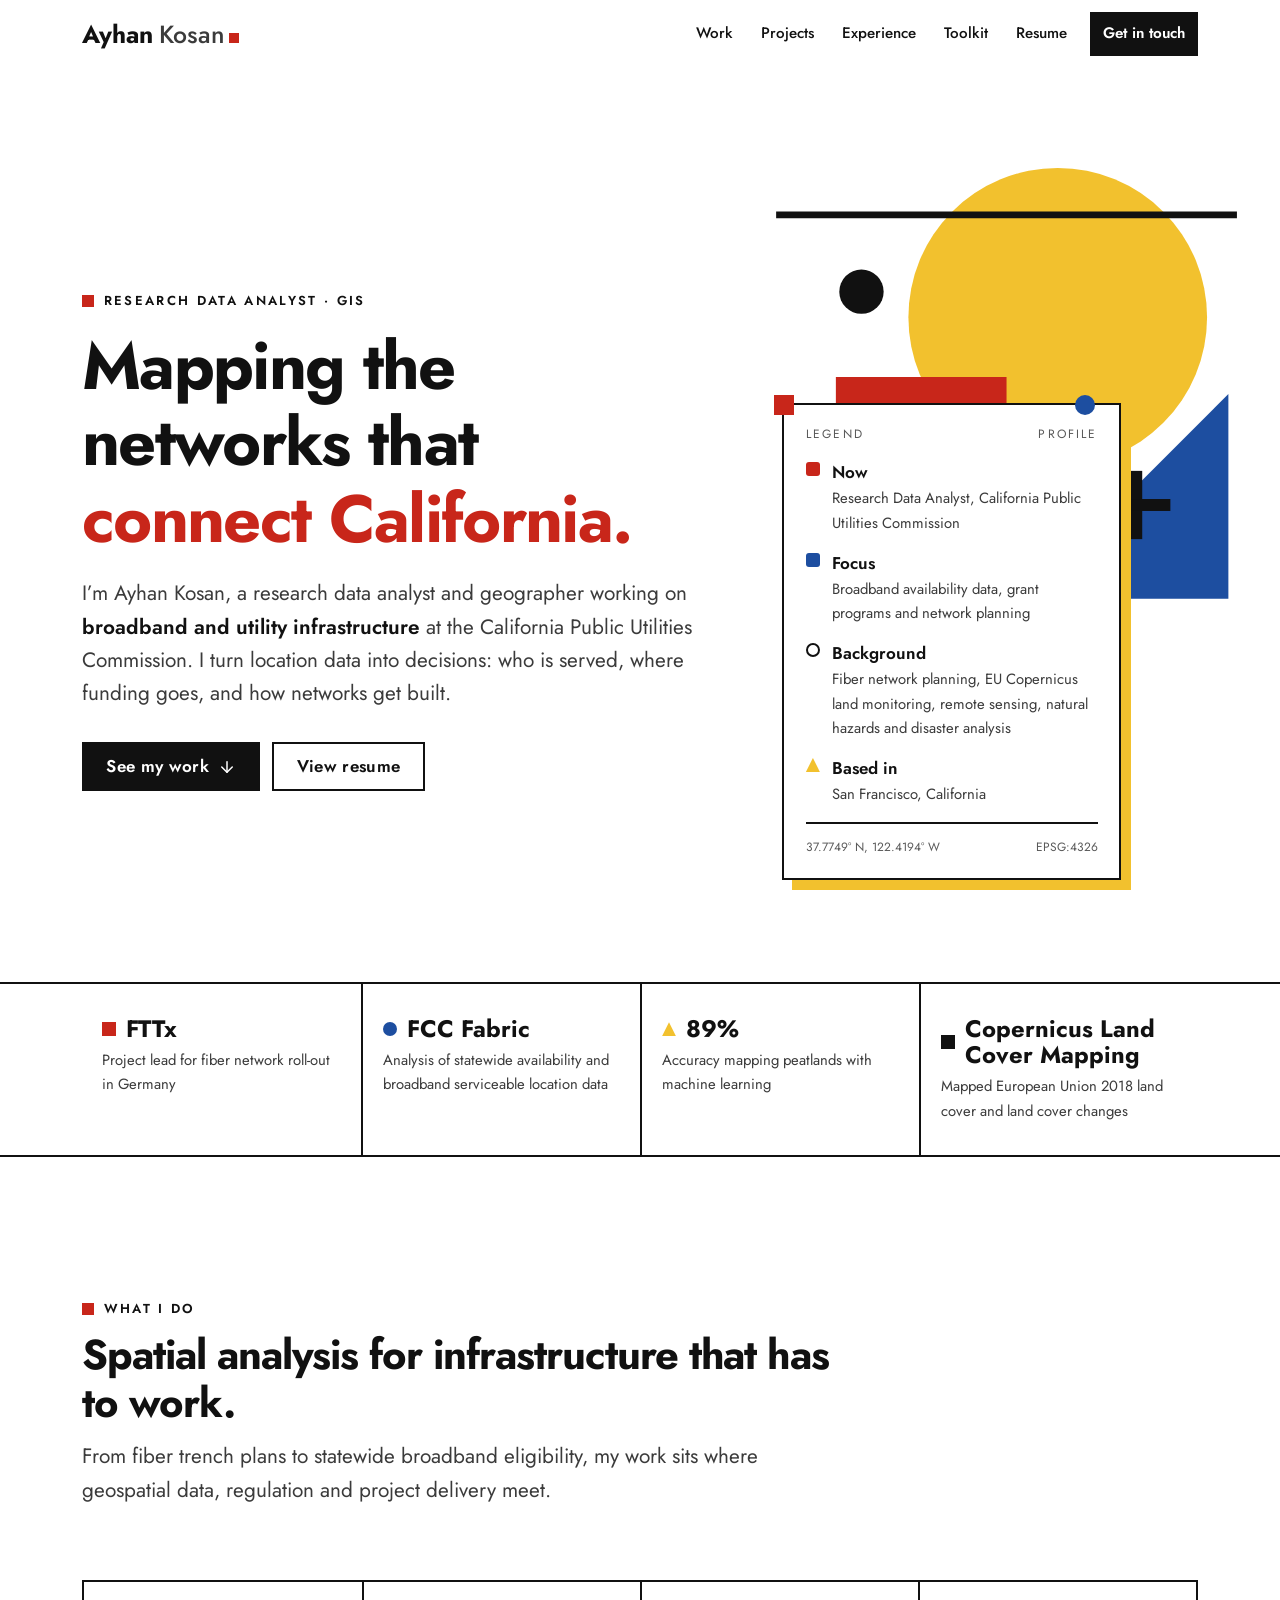
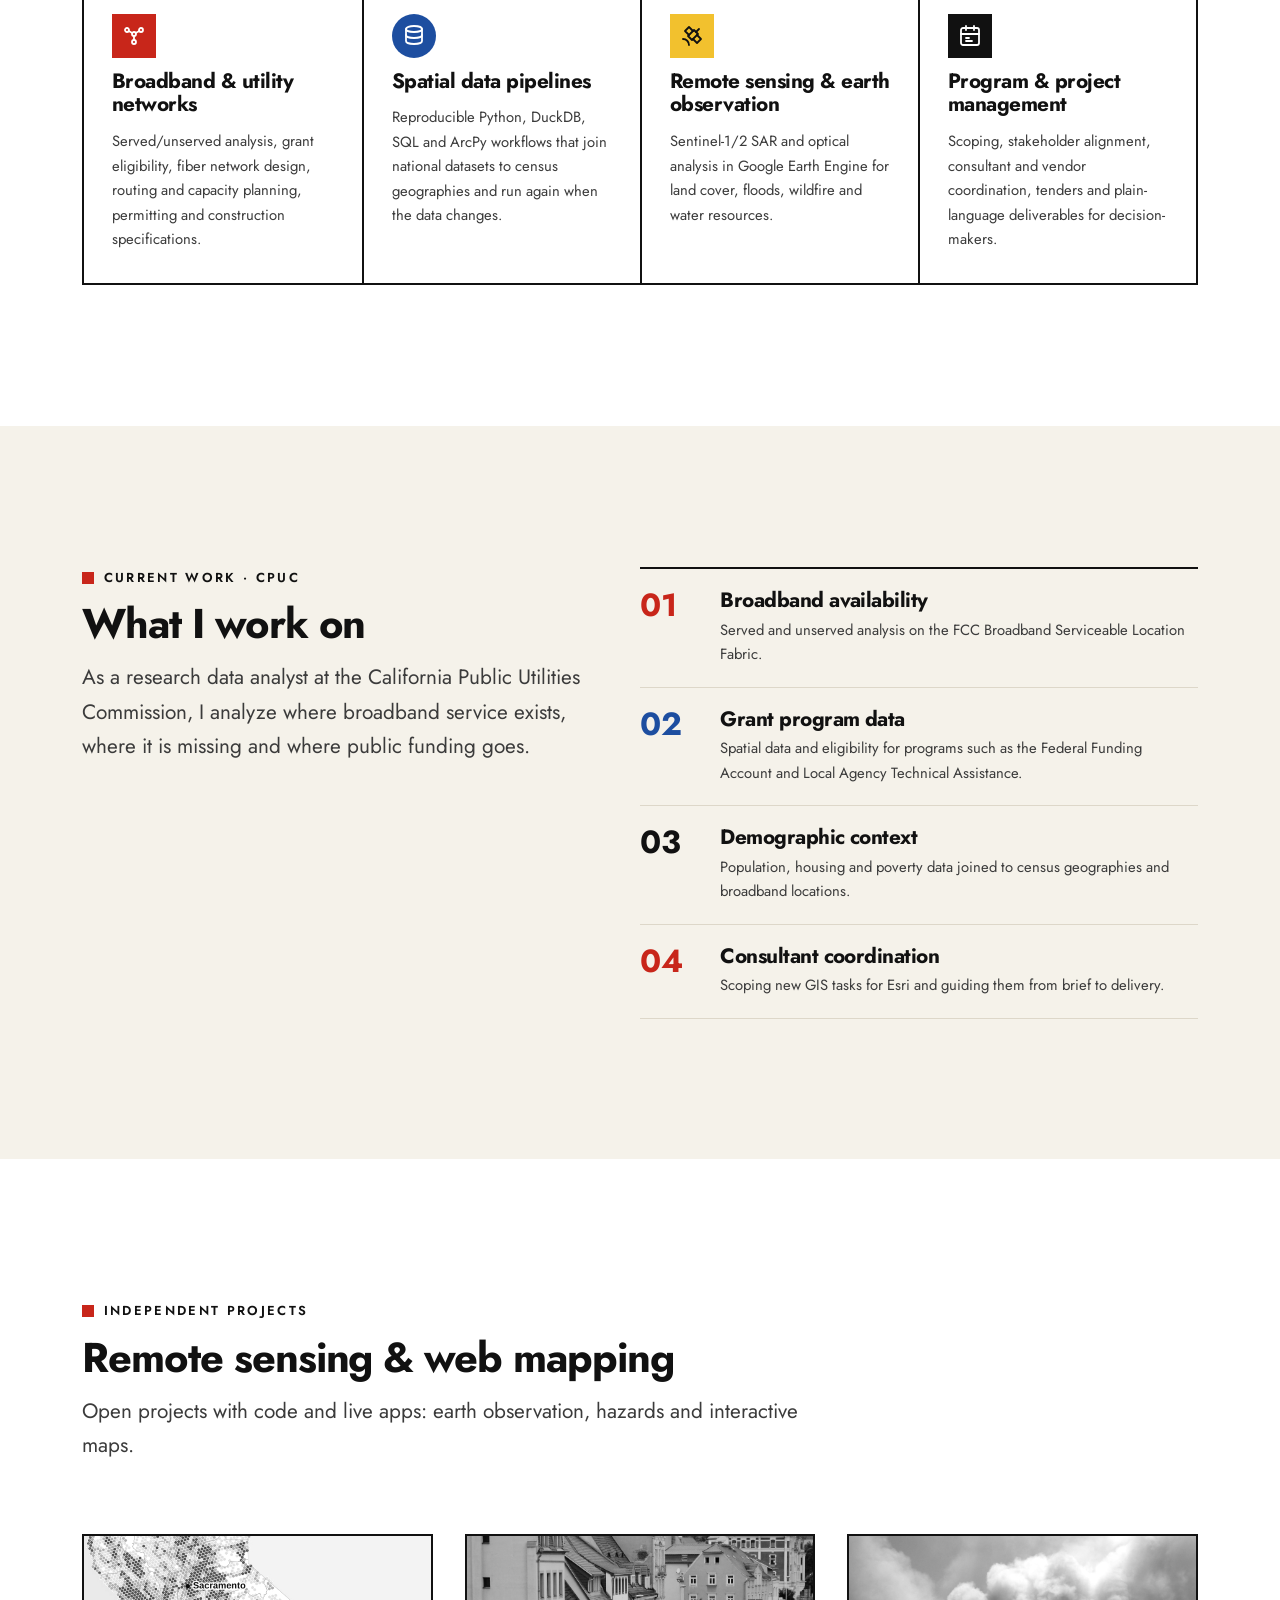
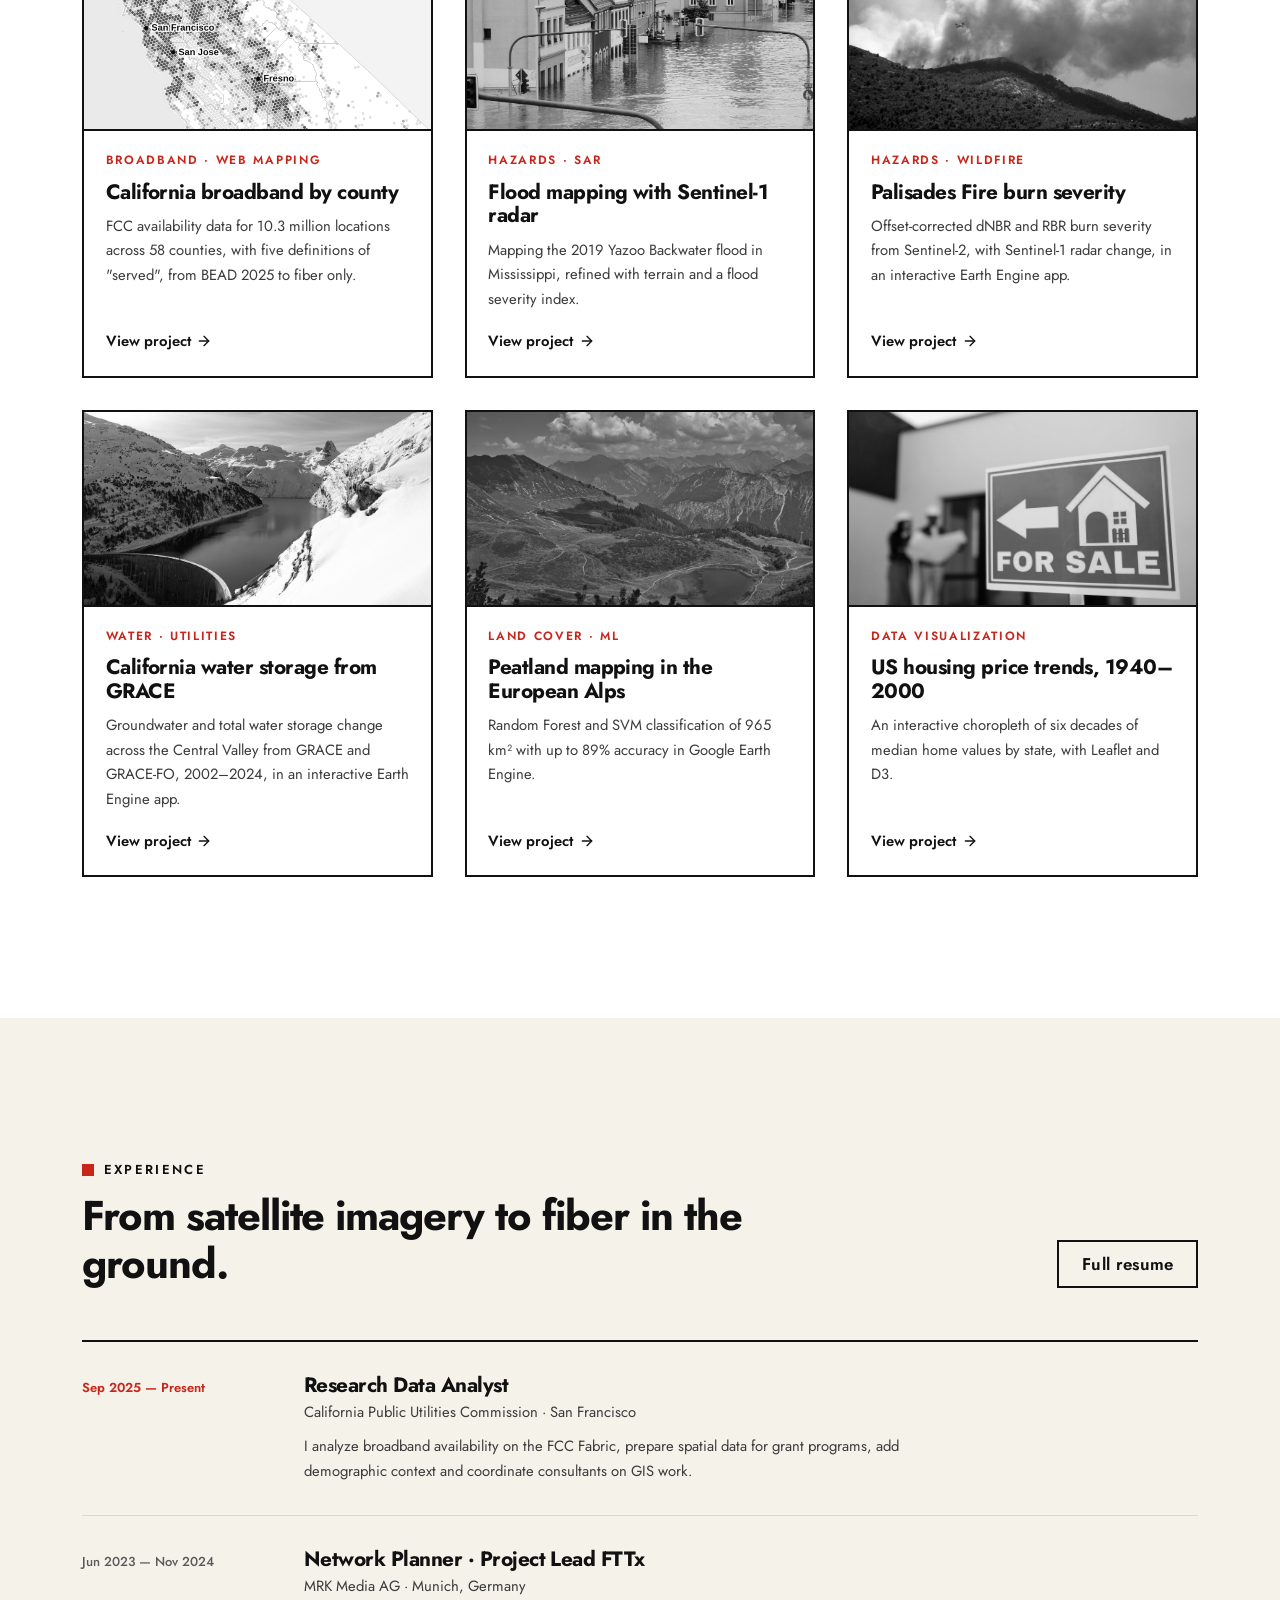
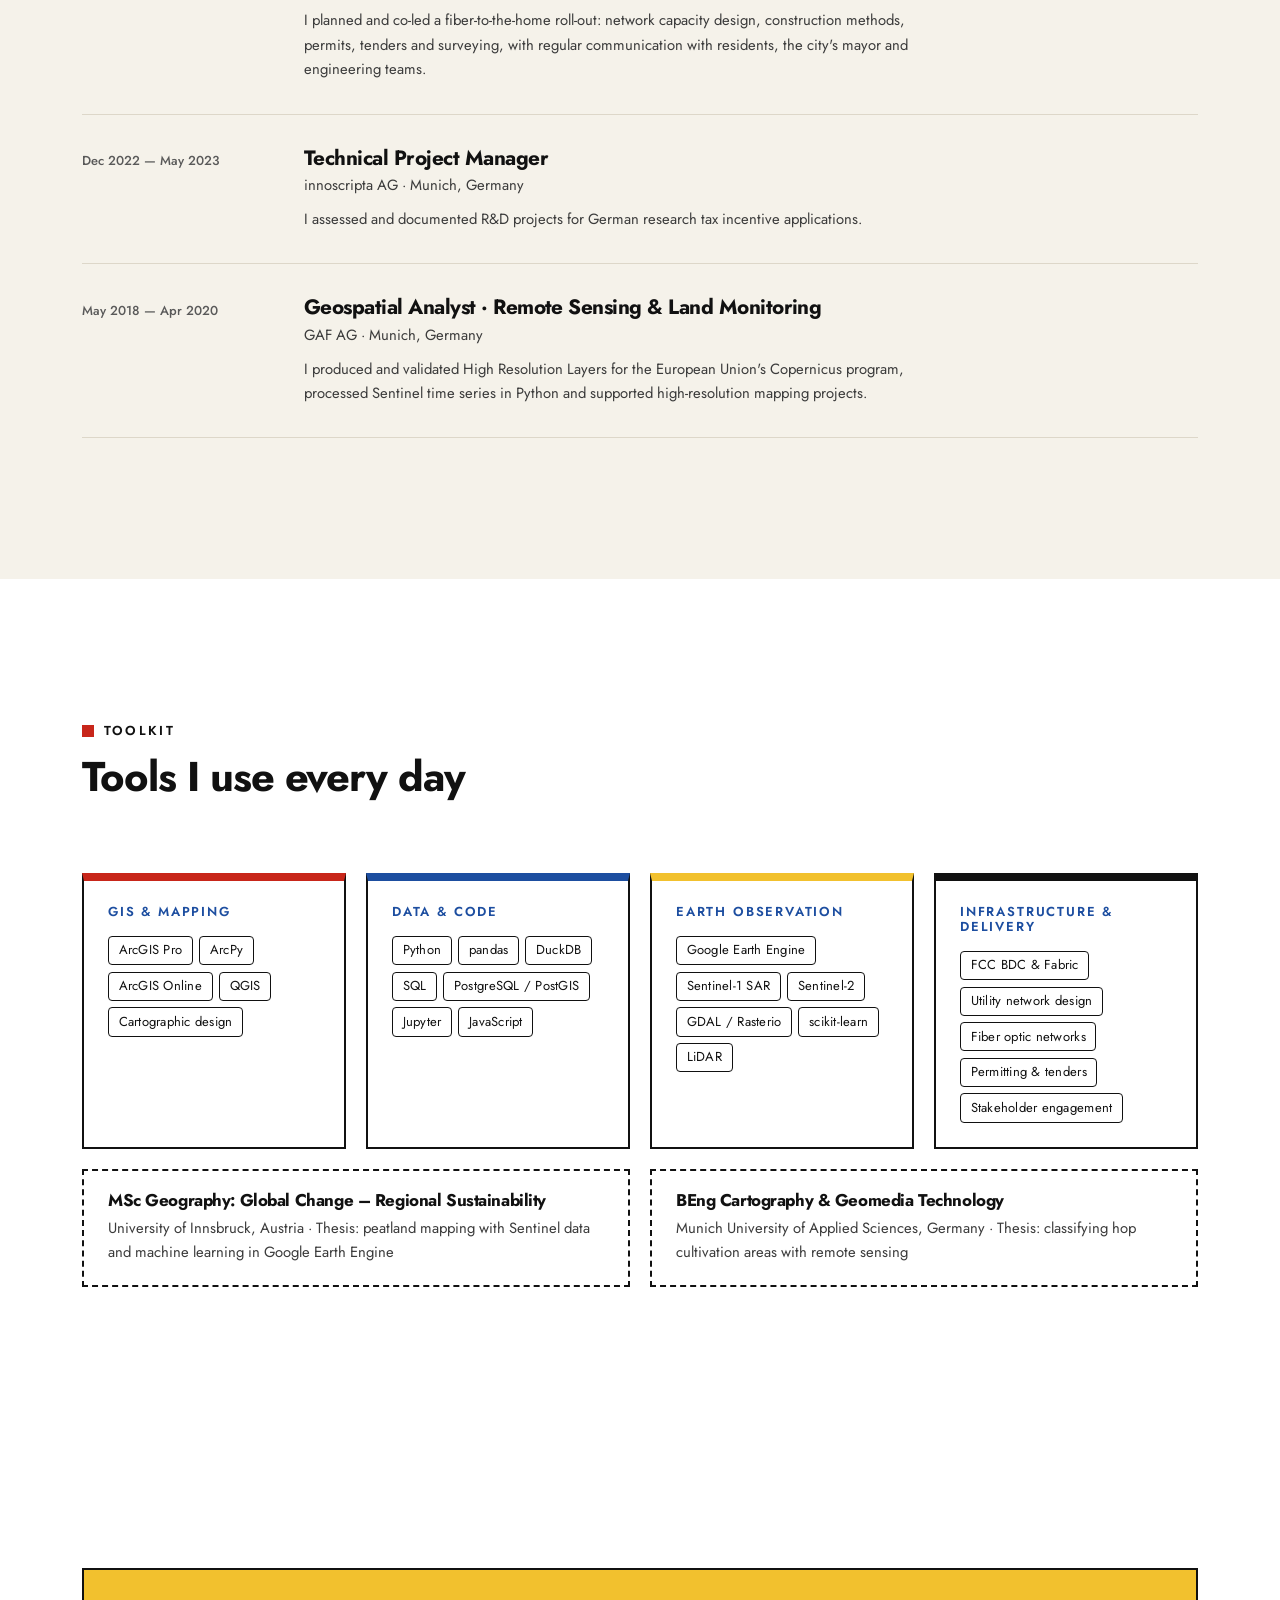
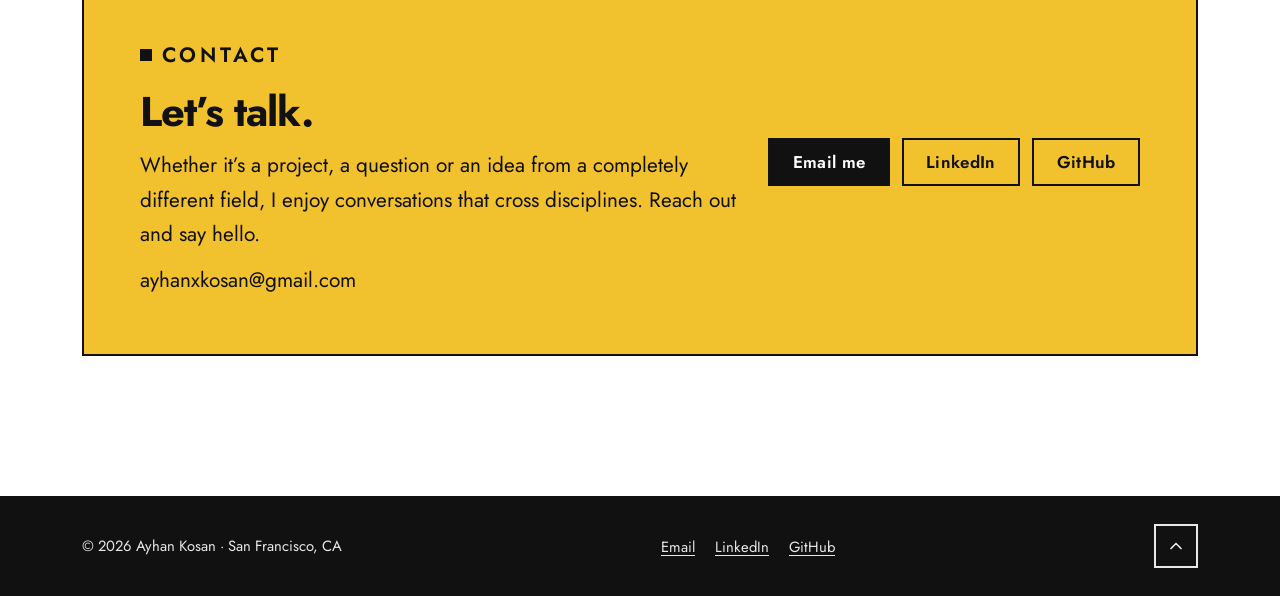
<file: index.html>
<!DOCTYPE html>
<html lang="en">
<head>
  <meta charset="UTF-8">
  <meta name="viewport" content="width=device-width, initial-scale=1">
  <title>Ayhan Kosan — Research Data Analyst, Broadband and Utility Infrastructure</title>
  <meta name="description" content="Ayhan Kosan is a San Francisco-based research data analyst working on broadband and utility infrastructure at the California Public Utilities Commission.">
  <meta name="theme-color" content="#ffffff">
  <meta property="og:title" content="Ayhan Kosan — Research Data Analyst, Broadband &amp; Utility Infrastructure">
  <meta property="og:description" content="GIS, broadband data and network planning for utility infrastructure in California.">
  <meta property="og:type" content="website">
  <link rel="preconnect" href="https://fonts.googleapis.com">
  <link rel="preconnect" href="https://fonts.gstatic.com" crossorigin>
  <link rel="stylesheet" href="https://fonts.googleapis.com/css2?family=Inter:wght@400;500;600;700&amp;family=Jost:wght@400;500;600;700&amp;display=swap">
  <link rel="stylesheet" href="style.css">
  <link rel="stylesheet" href="theme-bauhaus.css">
  <script>document.documentElement.classList.add('js');</script>
  <script src="site.js" defer></script>
</head>
<body id="top">
  <a class="skip-link" href="#main">Skip to main content</a>

  <header class="site-header">
    <nav class="container nav-bar" aria-label="Main">
      <a class="site-logo" href="index.html"><span class="logo-first">Ayhan</span><span class="logo-last">Kosan</span></a>
      <button class="nav-toggle" type="button" aria-expanded="false" aria-controls="primary-menu" aria-label="Menu">
        <span class="nav-toggle-bars" aria-hidden="true"></span>
      </button>
      <ul class="nav-menu" id="primary-menu">
        <li><a href="#work">Work</a></li>
        <li><a href="#projects">Projects</a></li>
        <li><a href="#experience">Experience</a></li>
        <li><a href="#toolkit">Toolkit</a></li>
        <li><a href="resume.html">Resume</a></li>
        <li class="nav-cta"><a href="#contact">Get in touch</a></li>
      </ul>
    </nav>
  </header>

  <main id="main" tabindex="-1">

    <!-- Hero -->
    <section class="hero" aria-labelledby="hero-title">
      <svg class="hero-map" viewBox="0 0 1200 720" preserveAspectRatio="xMidYMid slice" aria-hidden="true" focusable="false"><path class="contour" d="M988,250 L989,256 L988,261 L984,267 L979,271 L973,274 L967,277 L961,280 L956,283 L950,286 L944,287 L937,289 L930,289 L923,288 L917,287 L910,286 L903,285 L896,283 L889,280 L883,277 L879,272 L877,266 L877,261 L878,255 L880,250 L882,245 L883,241 L884,236 L885,231 L887,226 L891,221 L896,217 L902,214 L909,212 L916,210 L923,209 L930,209 L937,209 L944,210 L951,212 L957,215 L962,220 L965,224 L969,228 L972,232 L976,236 L981,240 L985,245Z"/><path class="contour" d="M1048,250 L1050,262 L1047,273 L1039,283 L1028,292 L1015,298 L1002,303 L990,308 L980,314 L969,319 L957,324 L944,328 L930,329 L916,328 L902,327 L889,324 L875,320 L861,316 L848,311 L836,303 L828,294 L823,283 L824,271 L827,260 L832,250 L836,241 L839,232 L840,222 L840,212 L843,201 L849,190 L859,181 L872,175 L886,171 L901,170 L916,169 L930,169 L944,170 L958,172 L971,176 L983,182 L993,189 L1001,198 L1008,206 L1015,214 L1023,221 L1032,230 L1041,239Z"/><path class="contour" d="M1109,250 L1113,268 L1108,285 L1095,301 L1076,313 L1055,321 L1035,328 L1017,334 L1002,342 L987,351 L970,360 L951,367 L930,372 L908,372 L887,369 L867,363 L847,357 L827,349 L808,340 L791,329 L778,315 L772,299 L772,281 L777,265 L785,250 L791,236 L795,223 L796,209 L796,193 L798,175 L806,158 L820,144 L840,134 L863,129 L886,128 L909,129 L930,132 L951,134 L971,137 L991,142 L1009,149 L1024,159 L1037,171 L1048,183 L1059,195 L1071,207 L1085,219 L1099,234Z"/><path class="contour" d="M1169,250 L1174,274 L1168,297 L1150,318 L1124,333 L1095,344 L1066,351 L1042,359 L1022,369 L1004,381 L983,396 L958,409 L930,417 L900,419 L871,414 L843,406 L817,394 L793,382 L770,368 L749,353 L733,334 L723,313 L722,291 L728,270 L737,250 L746,232 L751,214 L751,195 L750,173 L752,149 L761,125 L780,105 L806,91 L838,86 L871,87 L902,91 L930,97 L956,101 L982,105 L1008,110 L1033,117 L1056,128 L1076,142 L1092,158 L1107,174 L1122,191 L1139,208 L1156,228Z"/><path class="contour" d="M1228,250 L1234,280 L1226,309 L1204,334 L1171,353 L1133,365 L1097,374 L1067,382 L1042,394 L1020,411 L996,432 L966,451 L930,465 L891,469 L853,464 L818,450 L788,433 L760,414 L735,394 L711,374 L692,352 L678,327 L674,301 L678,275 L688,250 L698,227 L704,205 L705,181 L703,153 L704,122 L715,91 L738,64 L772,47 L813,42 L856,45 L895,55 L930,65 L962,73 L992,77 L1025,81 L1058,86 L1089,96 L1117,112 L1140,131 L1159,152 L1177,174 L1196,197 L1214,222Z"/><path class="contour" d="M1283,250 L1288,285 L1278,319 L1253,349 L1215,372 L1170,387 L1127,396 L1091,405 L1062,420 L1037,441 L1009,468 L974,496 L930,516 L881,523 L834,516 L792,497 L757,472 L729,444 L704,418 L679,393 L656,367 L638,340 L628,310 L628,279 L635,250 L645,222 L652,195 L654,165 L654,132 L656,94 L669,57 L696,25 L738,4 L789,-2 L841,5 L889,20 L930,36 L966,47 L1001,52 L1040,54 L1081,56 L1123,63 L1162,78 L1193,100 L1218,127 L1237,156 L1254,186 L1270,217Z"/><path class="contour" d="M1333,250 L1334,289 L1324,328 L1298,363 L1257,390 L1208,408 L1159,420 L1117,431 L1084,447 L1055,473 L1023,507 L982,541 L930,568 L872,579 L814,571 L765,545 L727,510 L699,473 L676,438 L653,408 L627,379 L603,350 L584,319 L576,285 L577,250 L585,216 L594,183 L599,148 L602,110 L608,67 L624,24 L657,-14 L706,-38 L765,-44 L827,-34 L883,-14 L930,8 L970,24 L1010,30 L1054,28 L1105,25 L1159,29 L1211,42 L1252,67 L1282,99 L1301,136 L1315,174 L1325,211Z"/><path class="contour" d="M1376,250 L1373,293 L1361,336 L1336,375 L1296,407 L1246,430 L1194,445 L1147,459 L1108,479 L1074,508 L1037,547 L990,588 L930,621 L862,635 L794,625 L738,594 L697,548 L671,500 L652,456 L631,420 L604,389 L572,360 L542,327 L520,290 L512,250 L516,210 L526,170 L538,130 L548,87 L561,40 L583,-7 L621,-48 L676,-76 L744,-83 L814,-71 L877,-46 L930,-19 L974,1 L1018,7 L1068,2 L1129,-6 L1197,-8 L1263,3 L1317,30 L1352,69 L1370,115 L1376,161 L1377,206Z"/><path class="contour" d="M1412,250 L1401,296 L1389,341 L1368,384 L1333,422 L1286,452 L1233,475 L1182,493 L1137,516 L1097,548 L1053,590 L999,636 L930,673 L852,689 L775,678 L712,640 L669,585 L645,525 L631,472 L614,430 L585,398 L544,368 L499,336 L461,296 L440,250 L437,202 L450,155 L470,109 L491,62 L515,14 L546,-34 L590,-78 L651,-108 L725,-117 L801,-105 L872,-78 L930,-47 L979,-24 L1027,-17 L1084,-25 L1155,-39 L1237,-46 L1318,-38 L1385,-8 L1427,38 L1442,93 L1438,149 L1425,202Z"/><path class="contour" d="M1440,250 L1420,298 L1407,345 L1393,392 L1368,437 L1329,477 L1279,508 L1224,534 L1172,560 L1122,593 L1070,636 L1007,682 L930,721 L843,739 L758,726 L688,683 L642,619 L621,549 L611,486 L598,439 L567,405 L517,377 L456,344 L398,302 L360,250 L350,193 L364,138 L395,86 L433,37 L472,-10 L515,-58 L567,-101 L632,-133 L709,-146 L790,-137 L866,-111 L930,-79 L984,-54 L1037,-46 L1101,-56 L1182,-74 L1278,-86 L1375,-79 L1454,-48 L1503,5 L1515,71 L1499,137 L1469,197Z"/><path class="contour" d="M343,560 L343,564 L342,568 L339,572 L335,575 L331,578 L326,579 L322,581 L318,583 L314,586 L310,588 L305,590 L300,592 L294,592 L289,592 L283,590 L279,587 L275,584 L272,581 L268,578 L266,575 L263,571 L262,568 L261,564 L262,560 L262,556 L263,553 L264,549 L265,545 L267,541 L269,537 L273,534 L278,531 L283,530 L289,530 L295,531 L300,532 L305,533 L310,534 L314,534 L319,535 L324,536 L329,539 L333,541 L336,545 L338,548 L340,552 L342,556Z"/><path class="contour" d="M384,560 L384,568 L382,576 L377,584 L370,590 L361,595 L352,599 L344,602 L336,606 L328,611 L320,616 L311,621 L300,625 L288,626 L277,625 L266,620 L258,614 L251,608 L245,601 L239,595 L234,588 L228,582 L224,575 L222,568 L222,560 L223,553 L225,545 L227,538 L230,530 L233,522 L238,514 L245,507 L255,502 L266,500 L278,500 L290,502 L300,505 L309,507 L319,509 L328,510 L339,510 L349,512 L359,516 L368,522 L374,528 L378,536 L381,544 L383,552Z"/><path class="contour" d="M423,560 L422,572 L419,584 L413,595 L404,604 L392,612 L379,618 L366,624 L354,630 L343,637 L331,645 L317,653 L300,659 L282,662 L264,659 L249,652 L236,642 L227,630 L219,620 L212,610 L204,601 L196,592 L188,582 L183,571 L180,560 L181,548 L184,537 L188,526 L193,514 L199,503 L207,491 L218,481 L233,474 L250,470 L268,471 L285,475 L300,479 L314,483 L327,485 L342,486 L358,486 L375,488 L391,492 L405,500 L414,511 L420,523 L423,536 L424,548Z"/><path class="contour" d="M460,560 L457,575 L453,590 L446,605 L436,618 L422,629 L406,639 L390,646 L374,654 L358,664 L341,675 L322,685 L300,694 L276,697 L252,694 L231,684 L215,669 L204,653 L196,637 L187,624 L177,613 L165,601 L152,589 L142,575 L136,560 L136,544 L140,528 L147,513 L155,498 L165,483 L177,469 L192,456 L212,447 L234,442 L258,443 L280,448 L300,454 L318,459 L336,462 L355,462 L377,461 L401,462 L425,467 L444,478 L458,493 L464,510 L465,527 L463,544Z"/><path class="contour" d="M494,560 L488,578 L483,596 L477,614 L467,632 L453,647 L435,660 L415,671 L395,682 L374,693 L353,705 L328,718 L300,728 L269,732 L239,728 L214,715 L194,695 L182,674 L173,654 L165,637 L152,623 L136,610 L117,596 L100,580 L89,560 L86,539 L91,519 L103,499 L117,482 L132,465 L149,448 L169,433 L192,422 L219,416 L248,415 L275,421 L300,428 L322,435 L344,438 L369,437 L397,436 L429,436 L460,442 L486,454 L503,473 L510,496 L508,519 L501,540Z"/><path class="contour" d="M524,560 L514,581 L508,601 L504,623 L498,645 L486,666 L467,684 L444,699 L418,712 L392,724 L364,737 L334,750 L300,761 L264,765 L228,760 L197,744 L175,721 L161,695 L152,670 L143,649 L128,633 L107,619 L81,604 L55,584 L38,560 L32,534 L39,508 L55,485 L77,465 L100,446 L124,429 L148,414 L175,400 L206,392 L238,389 L270,393 L300,401 L327,408 L354,412 L383,412 L418,409 L456,409 L495,415 L528,430 L549,453 L556,482 L550,510 L537,537Z"/><path class="contour" d="M551,560 L537,583 L531,606 L530,630 L528,658 L520,685 L502,710 L476,730 L445,746 L411,759 L376,770 L339,782 L300,791 L258,794 L217,788 L182,771 L156,745 L140,715 L130,686 L120,662 L104,644 L77,628 L43,611 L9,588 L-16,560 L-25,528 L-17,497 L6,470 L37,448 L70,429 L101,413 L131,397 L161,382 L194,371 L229,365 L265,365 L300,371 L332,378 L364,383 L399,383 L439,381 L485,382 L531,389 L570,407 L595,434 L601,468 L591,502 L572,534Z"/><path class="contour" d="M577,560 L558,585 L551,610 L554,638 L558,670 L556,705 L541,738 L512,765 L474,784 L432,796 L389,805 L345,812 L300,818 L254,819 L209,812 L169,795 L138,768 L118,735 L106,703 L95,676 L76,656 L45,638 L5,619 L-38,593 L-71,560 L-85,522 L-75,486 L-45,454 L-3,430 L42,413 L82,399 L118,384 L150,368 L184,353 L221,341 L260,336 L300,338 L339,343 L376,349 L417,352 L462,352 L513,355 L565,364 L609,384 L637,416 L644,454 L631,494 L604,530Z"/><path class="contour" d="M602,560 L579,587 L571,614 L578,645 L590,684 L594,727 L582,769 L551,803 L507,825 L454,836 L401,840 L350,840 L300,840 L251,839 L202,831 L157,815 L122,789 L97,756 L80,723 L66,693 L44,669 L10,649 L-37,627 L-87,598 L-127,560 L-144,517 L-133,474 L-95,439 L-42,414 L15,398 L66,387 L108,374 L142,357 L175,337 L213,318 L255,305 L300,300 L346,303 L391,310 L436,316 L486,321 L540,328 L596,341 L644,364 L676,399 L683,442 L667,487 L636,527Z"/><path class="contour" d="M629,560 L602,589 L595,618 L605,654 L623,698 L634,750 L625,801 L593,843 L541,869 L478,878 L414,875 L354,867 L300,858 L248,852 L197,844 L149,831 L106,809 L74,778 L50,745 L31,713 L6,686 L-31,662 L-81,636 L-136,602 L-181,560 L-201,511 L-188,463 L-143,424 L-79,398 L-9,384 L52,377 L100,367 L136,349 L168,324 L204,295 L249,272 L300,258 L354,257 L407,265 L459,276 L511,289 L567,302 L623,321 L673,348 L707,386 L717,432 L701,480 L667,524Z"/><path class="edge" d="M980,240 Q903,181 840,150"/><path class="edge edge-main" d="M980,240 Q1036,283 1080,360"/><path class="edge edge-main" d="M980,240 Q871,265 760,300"/><path class="edge" d="M980,240 Q1047,245 1150,250"/><path class="edge" d="M840,150 Q961,137 1120,130"/><path class="edge" d="M840,150 Q723,159 640,200"/><path class="edge" d="M1120,130 Q1132,203 1150,250"/><path class="edge edge-main" d="M1080,360 Q1110,429 1170,520"/><path class="edge" d="M1080,360 Q995,408 900,420"/><path class="edge" d="M900,420 Q833,356 760,300"/><path class="edge" d="M900,420 Q819,427 700,470"/><path class="edge" d="M900,420 Q969,482 1010,560"/><path class="edge edge-main" d="M760,300 Q686,235 640,200"/><path class="edge edge-main" d="M760,300 Q652,353 560,380"/><path class="edge edge-main" d="M640,200 Q542,228 470,250"/><path class="edge" d="M700,470 Q636,420 560,380"/><path class="edge" d="M700,470 Q762,523 820,610"/><path class="edge edge-main" d="M560,380 Q472,413 420,470"/><path class="edge" d="M1010,560 Q1097,537 1170,520"/><path class="edge" d="M1010,560 Q908,588 820,610"/><path class="edge" d="M470,250 Q443,352 420,470"/><path class="edge" d="M1150,250 Q1127,313 1080,360"/><circle class="pulse" cx="980" cy="240" r="14"/><circle class="pulse delay" cx="980" cy="240" r="14"/><circle class="hub" cx="980" cy="240" r="7"/><circle class="node" cx="840" cy="150" r="4.5"/><circle class="node" cx="1120" cy="130" r="4.5"/><circle class="node" cx="1080" cy="360" r="4.5"/><circle class="node" cx="900" cy="420" r="4.5"/><circle class="node" cx="760" cy="300" r="4.5"/><circle class="node" cx="640" cy="200" r="4.5"/><circle class="node" cx="700" cy="470" r="4.5"/><circle class="hub" cx="560" cy="380" r="5"/><circle class="node" cx="1010" cy="560" r="4.5"/><circle class="hub" cx="1170" cy="520" r="5"/><circle class="node" cx="820" cy="610" r="4.5"/><circle class="node" cx="470" cy="250" r="4.5"/><circle class="node" cx="420" cy="470" r="4.5"/><circle class="node" cx="1150" cy="250" r="4.5"/></svg>
      <svg class="hero-shapes" viewBox="0 0 600 600" aria-hidden="true" focusable="false"><circle class="s-yellow" cx="370" cy="230" r="175"/><rect class="s-red" x="110" y="300" width="200" height="200"/><polygon class="s-blue" points="330,560 570,560 570,320"/><line class="s-line" x1="40" y1="110" x2="580" y2="110"/><circle class="s-black" cx="140" cy="200" r="26"/><g class="s-spin"><rect class="s-black" x="455" y="410" width="14" height="80"/><rect class="s-black" x="422" y="443" width="80" height="14"/></g></svg>
      <div class="container hero-grid">
        <div>
          <p class="eyebrow">Research data analyst · GIS</p>
          <h1 id="hero-title">Mapping the networks that <span class="accent">connect California.</span></h1>
          <p class="hero-lead">I’m Ayhan Kosan, a research data analyst and geographer working on <strong>broadband and utility infrastructure</strong> at the California Public Utilities Commission. I turn location data into decisions: who is served, where funding goes, and how networks get built.</p>
          <div class="hero-actions">
            <a class="btn btn-primary" href="#work">
              See my work
              <svg aria-hidden="true" focusable="false" width="18" height="18" viewBox="0 0 24 24" fill="none" stroke="currentColor" stroke-width="2" stroke-linecap="round" stroke-linejoin="round"><line x1="12" y1="5" x2="12" y2="19"/><polyline points="19 12 12 19 5 12"/></svg>
            </a>
            <a class="btn btn-outline" href="resume.html">View resume</a>
          </div>
        </div>

        <aside class="hud" aria-label="Profile summary">
          <p class="hud-title"><span>Legend</span><span>Profile</span></p>
          <ul class="hud-list">
            <li><span class="swatch amber" aria-hidden="true"></span><span><strong>Now</strong>Research Data Analyst, California Public Utilities Commission</span></li>
            <li><span class="swatch cyan" aria-hidden="true"></span><span><strong>Focus</strong>Broadband availability data, grant programs and network planning</span></li>
            <li><span class="swatch line" aria-hidden="true"></span><span><strong>Background</strong>Fiber network planning, EU Copernicus land monitoring, remote sensing, natural hazards and disaster analysis</span></li>
            <li><span class="swatch green" aria-hidden="true"></span><span><strong>Based in</strong>San Francisco, California</span></li>
          </ul>
          <p class="hud-coords"><span>37.7749° N, 122.4194° W</span><span>EPSG:4326</span></p>
        </aside>
      </div>
    </section>

    <!-- Key figures -->
    <section class="stats" aria-label="Highlights">
      <div class="container">
        <ul class="stats-list">
          <li><span class="stat-value">FTTx</span><span class="stat-label">Project lead for fiber network roll-out in Germany</span></li>
          <li><span class="stat-value">FCC Fabric</span><span class="stat-label">Analysis of statewide availability and broadband serviceable location data</span></li>
          <li><span class="stat-value">89%</span><span class="stat-label">Accuracy mapping peatlands with machine learning</span></li>
          <li><span class="stat-value">Copernicus Land Cover Mapping</span><span class="stat-label">Mapped European Union 2018 land cover and land cover changes</span></li>
        </ul>
      </div>
    </section>

    <!-- Capabilities -->
    <section class="section" aria-labelledby="capabilities-title">
      <div class="container">
        <div class="section-header">
          <p class="eyebrow">What I do</p>
          <h2 id="capabilities-title" class="section-title">Spatial analysis for infrastructure that has to work.</h2>
          <p class="section-lead">From fiber trench plans to statewide broadband eligibility, my work sits where geospatial data, regulation and project delivery meet.</p>
        </div>
        <ul class="capability-grid">
          <li class="capability">
            <span class="capability-icon" aria-hidden="true"><svg viewBox="0 0 24 24" fill="none" stroke="currentColor" stroke-width="1.8" stroke-linecap="round" stroke-linejoin="round"><circle cx="5" cy="6" r="2"/><circle cx="19" cy="6" r="2"/><circle cx="12" cy="18" r="2"/><circle cx="12" cy="10" r="2"/><path d="M6.7 7l3.6 2M17.3 7l-3.6 2M12 12v4"/></svg></span>
            <h3>Broadband &amp; utility networks</h3>
            <p>Served/unserved analysis, grant eligibility, fiber network design, routing and capacity planning, permitting and construction specifications.</p>
          </li>
          <li class="capability">
            <span class="capability-icon" aria-hidden="true"><svg viewBox="0 0 24 24" fill="none" stroke="currentColor" stroke-width="1.8" stroke-linecap="round" stroke-linejoin="round"><ellipse cx="12" cy="5" rx="8" ry="3"/><path d="M4 5v6c0 1.7 3.6 3 8 3s8-1.3 8-3V5"/><path d="M4 11v6c0 1.7 3.6 3 8 3s8-1.3 8-3v-6"/></svg></span>
            <h3>Spatial data pipelines</h3>
            <p>Reproducible Python, DuckDB, SQL and ArcPy workflows that join national datasets to census geographies and run again when the data changes.</p>
          </li>
          <li class="capability">
            <span class="capability-icon" aria-hidden="true"><svg viewBox="0 0 24 24" fill="none" stroke="currentColor" stroke-width="1.8" stroke-linecap="round" stroke-linejoin="round"><path d="M13 7 9 3 5 7l4 4"/><path d="m17 11 4 4-4 4-4-4"/><path d="m8 12 4 4 6-6-4-4Z"/><path d="m16 8 3-3"/><path d="M9 21a6 6 0 0 0-6-6"/></svg></span>
            <h3>Remote sensing &amp; earth observation</h3>
            <p>Sentinel-1/2 SAR and optical analysis in Google Earth Engine for land cover, floods, wildfire and water resources.</p>
          </li>
          <li class="capability">
            <span class="capability-icon" aria-hidden="true"><svg viewBox="0 0 24 24" fill="none" stroke="currentColor" stroke-width="1.8" stroke-linecap="round" stroke-linejoin="round"><rect x="3" y="4" width="18" height="17" rx="2"/><path d="M8 2v4M16 2v4M3 10h18M8 14h3M8 17h6"/></svg></span>
            <h3>Program &amp; project management</h3>
            <p>Scoping, stakeholder alignment, consultant and vendor coordination, tenders and plain-language deliverables for decision-makers.</p>
          </li>
        </ul>
      </div>
    </section>

    <!-- Current work -->
    <section id="work" class="section section-raised" aria-labelledby="work-title">
      <div class="container work-grid">
        <div class="section-header">
          <p class="eyebrow">Current work · CPUC</p>
          <h2 id="work-title" class="section-title">What I work on</h2>
          <p class="section-lead">As a research data analyst at the California Public Utilities Commission, I analyze where broadband service exists, where it is missing and where public funding goes.</p>
        </div>
        <ul class="focus-list">
          <li>
            <span class="focus-index" aria-hidden="true">01</span>
            <div><h3>Broadband availability</h3><p>Served and unserved analysis on the FCC Broadband Serviceable Location Fabric.</p></div>
          </li>
          <li>
            <span class="focus-index" aria-hidden="true">02</span>
            <div><h3>Grant program data</h3><p>Spatial data and eligibility for programs such as the Federal Funding Account and Local Agency Technical Assistance.</p></div>
          </li>
          <li>
            <span class="focus-index" aria-hidden="true">03</span>
            <div><h3>Demographic context</h3><p>Population, housing and poverty data joined to census geographies and broadband locations.</p></div>
          </li>
          <li>
            <span class="focus-index" aria-hidden="true">04</span>
            <div><h3>Consultant coordination</h3><p>Scoping new GIS tasks for Esri and guiding them from brief to delivery.</p></div>
          </li>
        </ul>
      </div>
    </section>

    <!-- Projects -->
    <section id="projects" class="section" aria-labelledby="projects-title">
      <div class="container">
        <div class="section-header">
          <p class="eyebrow">Independent projects</p>
          <h2 id="projects-title" class="section-title">Remote sensing &amp; web mapping</h2>
          <p class="section-lead">Open projects with code and live apps: earth observation, hazards and interactive maps.</p>
        </div>

        <ul class="project-grid">
          <li class="project-card">
            <div class="project-card-media"><img src="img/broadband.jpg" alt="" loading="lazy" width="640" height="360"></div>
            <div class="project-card-body">
              <p class="project-card-kicker">Broadband · Web mapping</p>
              <h3 class="project-card-title"><a href="broadband.html">California broadband by county</a></h3>
              <p class="project-card-text">FCC availability data for 10.3 million locations across 58 counties, with five definitions of "served", from BEAD 2025 to fiber only.</p>
              <span class="project-card-cta" aria-hidden="true">View project <svg width="16" height="16" viewBox="0 0 24 24" fill="none" stroke="currentColor" stroke-width="2" stroke-linecap="round" stroke-linejoin="round"><line x1="5" y1="12" x2="19" y2="12"></line><polyline points="12 5 19 12 12 19"></polyline></svg></span>
            </div>
          </li>
          <li class="project-card">
            <div class="project-card-media"><img src="img/flood.jpg" alt="" loading="lazy" width="640" height="360"></div>
            <div class="project-card-body">
              <p class="project-card-kicker">Hazards · SAR</p>
              <h3 class="project-card-title"><a href="flood.html">Flood mapping with Sentinel-1 radar</a></h3>
              <p class="project-card-text">Mapping the 2019 Yazoo Backwater flood in Mississippi, refined with terrain and a flood severity index.</p>
              <span class="project-card-cta" aria-hidden="true">View project <svg width="16" height="16" viewBox="0 0 24 24" fill="none" stroke="currentColor" stroke-width="2" stroke-linecap="round" stroke-linejoin="round"><line x1="5" y1="12" x2="19" y2="12"></line><polyline points="12 5 19 12 12 19"></polyline></svg></span>
            </div>
          </li>
          <li class="project-card">
            <div class="project-card-media"><img src="img/fire.jpg" alt="" loading="lazy" width="640" height="360"></div>
            <div class="project-card-body">
              <p class="project-card-kicker">Hazards · Wildfire</p>
              <h3 class="project-card-title"><a href="palisadesfires2.html">Palisades Fire burn severity</a></h3>
              <p class="project-card-text">Offset-corrected dNBR and RBR burn severity from Sentinel-2, with Sentinel-1 radar change, in an interactive Earth Engine app.</p>
              <span class="project-card-cta" aria-hidden="true">View project <svg width="16" height="16" viewBox="0 0 24 24" fill="none" stroke="currentColor" stroke-width="2" stroke-linecap="round" stroke-linejoin="round"><line x1="5" y1="12" x2="19" y2="12"></line><polyline points="12 5 19 12 12 19"></polyline></svg></span>
            </div>
          </li>
          <li class="project-card">
            <div class="project-card-media"><img src="img/reservoir.jpg" alt="" loading="lazy" width="640" height="360"></div>
            <div class="project-card-body">
              <p class="project-card-kicker">Water · Utilities</p>
              <h3 class="project-card-title"><a href="grace.html">California water storage from GRACE</a></h3>
              <p class="project-card-text">Groundwater and total water storage change across the Central Valley from GRACE and GRACE-FO, 2002–2024, in an interactive Earth Engine app.</p>
              <span class="project-card-cta" aria-hidden="true">View project <svg width="16" height="16" viewBox="0 0 24 24" fill="none" stroke="currentColor" stroke-width="2" stroke-linecap="round" stroke-linejoin="round"><line x1="5" y1="12" x2="19" y2="12"></line><polyline points="12 5 19 12 12 19"></polyline></svg></span>
            </div>
          </li>
          <li class="project-card">
            <div class="project-card-media"><img src="img/peat.jpg" alt="" loading="lazy" width="640" height="360"></div>
            <div class="project-card-body">
              <p class="project-card-kicker">Land cover · ML</p>
              <h3 class="project-card-title"><a href="portfolios.html">Peatland mapping in the European Alps</a></h3>
              <p class="project-card-text">Random Forest and SVM classification of 965 km² with up to 89% accuracy in Google Earth Engine.</p>
              <span class="project-card-cta" aria-hidden="true">View project <svg width="16" height="16" viewBox="0 0 24 24" fill="none" stroke="currentColor" stroke-width="2" stroke-linecap="round" stroke-linejoin="round"><line x1="5" y1="12" x2="19" y2="12"></line><polyline points="12 5 19 12 12 19"></polyline></svg></span>
            </div>
          </li>
          <li class="project-card">
            <div class="project-card-media"><img src="img/housesale.jpg" alt="" loading="lazy" width="640" height="360"></div>
            <div class="project-card-body">
              <p class="project-card-kicker">Data visualization</p>
              <h3 class="project-card-title"><a href="houseprice.html">US housing price trends, 1940–2000</a></h3>
              <p class="project-card-text">An interactive choropleth of six decades of median home values by state, with Leaflet and D3.</p>
              <span class="project-card-cta" aria-hidden="true">View project <svg width="16" height="16" viewBox="0 0 24 24" fill="none" stroke="currentColor" stroke-width="2" stroke-linecap="round" stroke-linejoin="round"><line x1="5" y1="12" x2="19" y2="12"></line><polyline points="12 5 19 12 12 19"></polyline></svg></span>
            </div>
          </li>
        </ul>
      </div>
    </section>

    <!-- Experience -->
    <section id="experience" class="section section-raised" aria-labelledby="experience-title">
      <div class="container">
        <div class="section-header-row">
          <div class="section-header">
            <p class="eyebrow">Experience</p>
            <h2 id="experience-title" class="section-title">From satellite imagery to fiber in the ground.</h2>
          </div>
          <a class="btn btn-outline" href="resume.html">Full resume</a>
        </div>

        <ol class="experience-list">
          <li class="experience-item is-current">
            <p class="experience-when">Sep 2025 — Present</p>
            <div>
              <h3 class="experience-role">Research Data Analyst</h3>
              <p class="experience-org">California Public Utilities Commission · San Francisco</p>
              <p class="experience-desc">I analyze broadband availability on the FCC Fabric, prepare spatial data for grant programs, add demographic context and coordinate consultants on GIS work.</p>
            </div>
          </li>
          <li class="experience-item">
            <p class="experience-when">Jun 2023 — Nov 2024</p>
            <div>
              <h3 class="experience-role">Network Planner · Project Lead FTTx</h3>
              <p class="experience-org">MRK Media AG · Munich, Germany</p>
              <p class="experience-desc">I planned and co-led a fiber-to-the-home roll-out: network capacity design, construction methods, permits, tenders and surveying, with regular communication with residents, the city's mayor and engineering teams.</p>
            </div>
          </li>
          <li class="experience-item">
            <p class="experience-when">Dec 2022 — May 2023</p>
            <div>
              <h3 class="experience-role">Technical Project Manager</h3>
              <p class="experience-org">innoscripta AG · Munich, Germany</p>
              <p class="experience-desc">I assessed and documented R&amp;D projects for German research tax incentive applications.</p>
            </div>
          </li>
          <li class="experience-item">
            <p class="experience-when">May 2018 — Apr 2020</p>
            <div>
              <h3 class="experience-role">Geospatial Analyst · Remote Sensing &amp; Land Monitoring</h3>
              <p class="experience-org">GAF AG · Munich, Germany</p>
              <p class="experience-desc">I produced and validated High Resolution Layers for the European Union's Copernicus program, processed Sentinel time series in Python and supported high-resolution mapping projects.</p>
            </div>
          </li>
        </ol>
      </div>
    </section>

    <!-- Toolkit -->
    <section id="toolkit" class="section" aria-labelledby="toolkit-title">
      <div class="container">
        <div class="section-header">
          <p class="eyebrow">Toolkit</p>
          <h2 id="toolkit-title" class="section-title">Tools I use every day</h2>
        </div>
        <div class="toolkit-grid">
          <div class="toolkit-group">
            <h3>GIS &amp; mapping</h3>
            <ul class="chips"><li>ArcGIS Pro</li><li>ArcPy</li><li>ArcGIS Online</li><li>QGIS</li><li>Cartographic design</li></ul>
          </div>
          <div class="toolkit-group">
            <h3>Data &amp; code</h3>
            <ul class="chips"><li>Python</li><li>pandas</li><li>DuckDB</li><li>SQL</li><li>PostgreSQL / PostGIS</li><li>Jupyter</li><li>JavaScript</li></ul>
          </div>
          <div class="toolkit-group">
            <h3>Earth observation</h3>
            <ul class="chips"><li>Google Earth Engine</li><li>Sentinel-1 SAR</li><li>Sentinel-2</li><li>GDAL / Rasterio</li><li>scikit-learn</li><li>LiDAR</li></ul>
          </div>
          <div class="toolkit-group">
            <h3>Infrastructure &amp; delivery</h3>
            <ul class="chips"><li>FCC BDC &amp; Fabric</li><li>Utility network design</li><li>Fiber optic networks</li><li>Permitting &amp; tenders</li><li>Stakeholder engagement</li></ul>
          </div>
        </div>

        <div class="education">
          <div class="education-item">
            <h3>MSc Geography: Global Change – Regional Sustainability</h3>
            <p>University of Innsbruck, Austria · Thesis: peatland mapping with Sentinel data and machine learning in Google Earth Engine</p>
          </div>
          <div class="education-item">
            <h3>BEng Cartography &amp; Geomedia Technology</h3>
            <p>Munich University of Applied Sciences, Germany · Thesis: classifying hop cultivation areas with remote sensing</p>
          </div>
        </div>
      </div>
    </section>

    <!-- Contact -->
    <section id="contact" class="section" aria-labelledby="contact-title">
      <div class="container">
        <div class="contact-band">
          <div>
            <p class="eyebrow">Contact</p>
            <h2 id="contact-title">Let’s talk.</h2>
            <p>Whether it’s a project, a question or an idea from a completely different field, I enjoy conversations that cross disciplines. Reach out and say hello.</p>
            <p class="contact-email">ayhanxkosan@gmail.com</p>
          </div>
          <ul class="contact-links">
            <li><a class="btn btn-primary" href="mailto:ayhanxkosan@gmail.com">Email me</a></li>
            <li><a class="btn btn-outline" href="https://linkedin.com/in/ayhan-kosan">LinkedIn</a></li>
            <li><a class="btn btn-outline" href="https://github.com/ayhankosan">GitHub</a></li>
          </ul>
        </div>
      </div>
    </section>
  </main>

  <footer class="site-footer">
    <div class="container">
      <p>&copy; <span data-current-year>2026</span> Ayhan Kosan · San Francisco, CA</p>
      <ul class="footer-links" aria-label="Contact">
        <li><a href="mailto:ayhanxkosan@gmail.com">Email</a></li>
        <li><a href="https://linkedin.com/in/ayhan-kosan">LinkedIn</a></li>
        <li><a href="https://github.com/ayhankosan">GitHub</a></li>
      </ul>
      <a href="#top" class="back-to-top" aria-label="Back to top">
        <svg aria-hidden="true" focusable="false" width="20" height="20" viewBox="0 0 24 24" fill="none" stroke="currentColor" stroke-width="2" stroke-linecap="round" stroke-linejoin="round"><path d="M18 15l-6-6-6 6"/></svg>
      </a>
    </div>
  </footer>
</body>
</html>
</file>
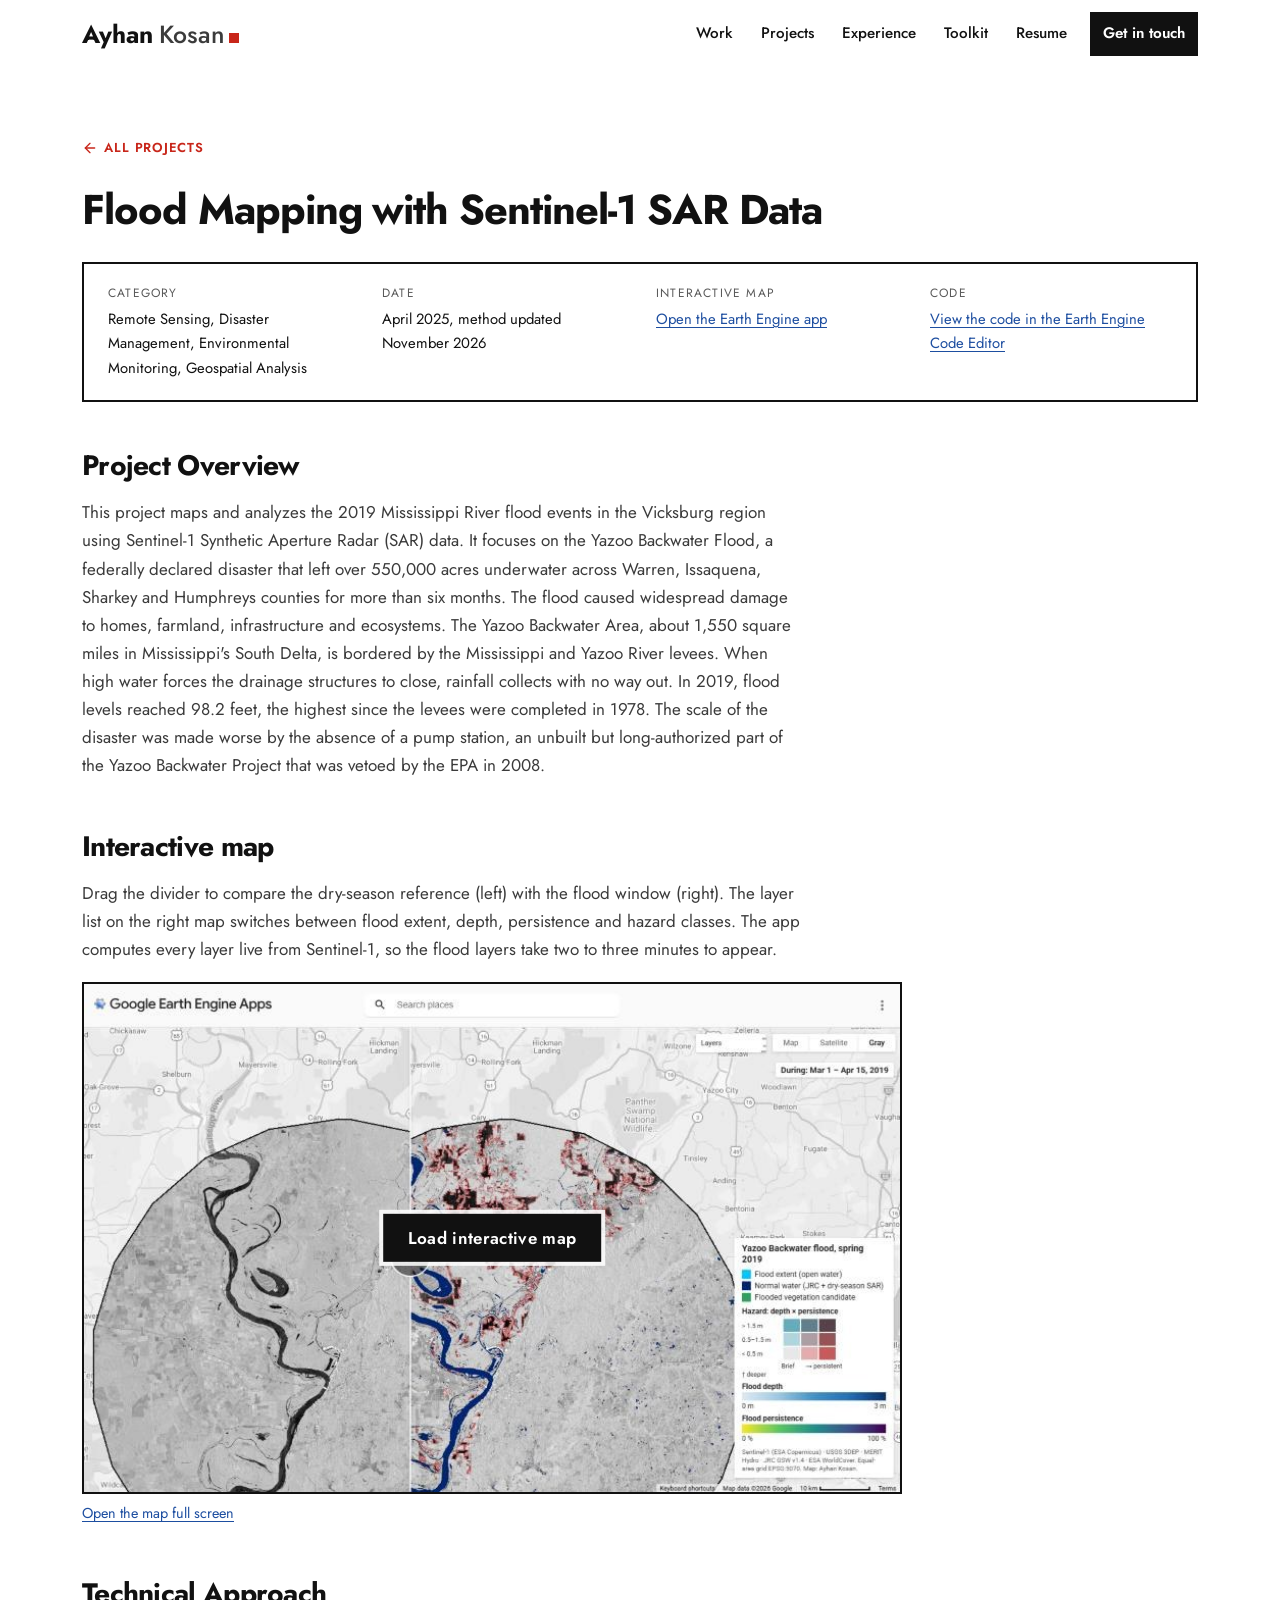
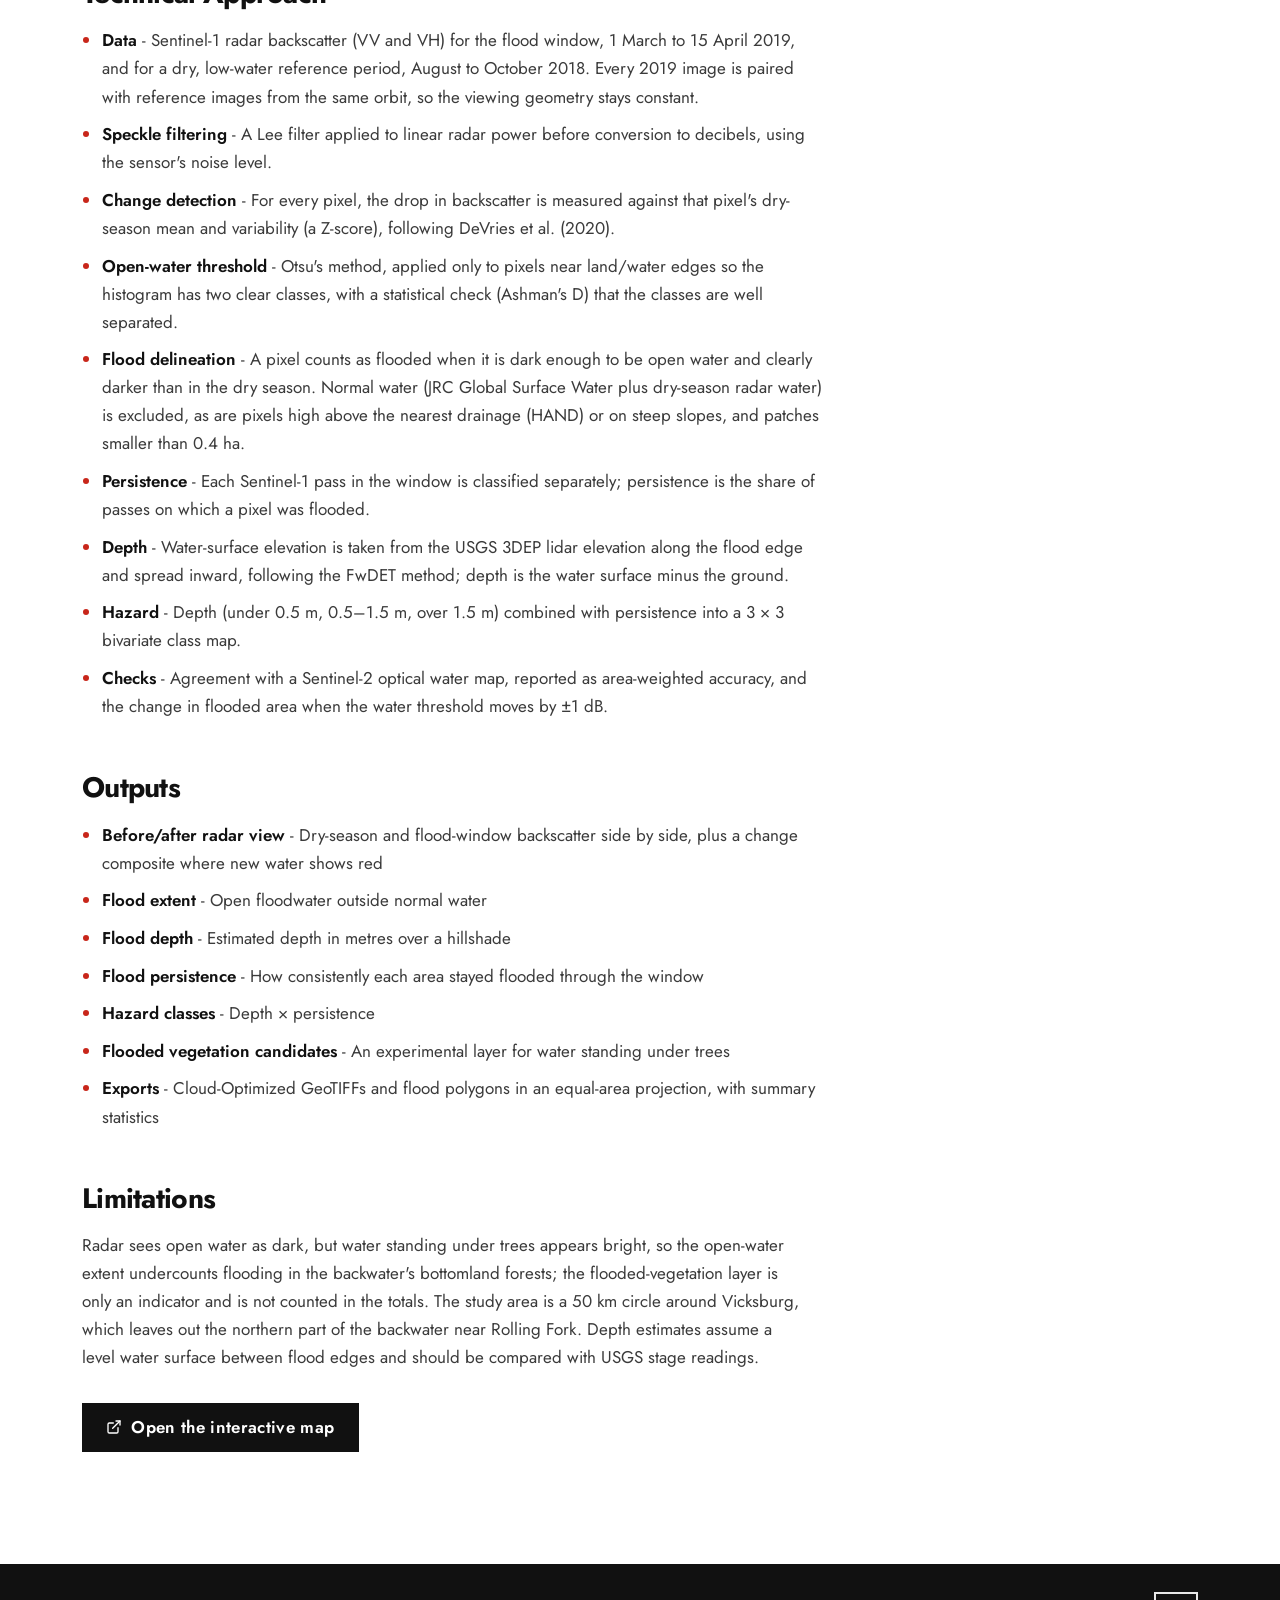
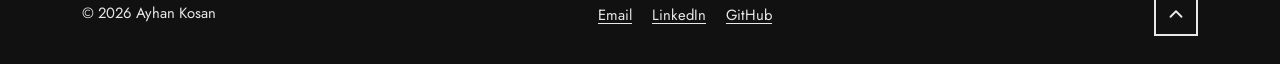
<file: flood.html>
<!DOCTYPE html>
<html lang="en">
<head>
  <meta charset="UTF-8">
  <meta name="viewport" content="width=device-width, initial-scale=1">
  <title>Flood Mapping with Sentinel-1 SAR — Ayhan Kosan</title>
  <meta name="description" content="Mapping the 2019 Yazoo Backwater flood in Mississippi with Sentinel-1 radar data.">
  <link rel="preconnect" href="https://fonts.googleapis.com">
  <link rel="preconnect" href="https://fonts.gstatic.com" crossorigin>
  <link rel="stylesheet" href="https://fonts.googleapis.com/css2?family=Inter:wght@400;500;600;700&amp;family=Jost:wght@400;500;600;700&amp;display=swap">
  <link rel="stylesheet" href="style.css">
  <link rel="stylesheet" href="theme-bauhaus.css">
  <script>document.documentElement.classList.add('js');</script>
  <script src="site.js" defer></script>
  <style>
    .ee-embed { position: relative; margin: 1rem 0 0.5rem; border: 2px solid var(--black, #111); background: #f4f3ef; aspect-ratio: 8 / 5; }
    .ee-embed img { display: block; width: 100%; height: 100%; object-fit: cover; }
    .ee-embed iframe { display: block; width: 100%; height: 100%; border: 0; }
    .ee-embed-load { position: absolute; left: 50%; top: 50%; transform: translate(-50%, -50%); box-shadow: 0 0 0 4px rgba(255,255,255,0.85); }
    .ee-embed-alt { font-size: 0.9rem; }
    @media (max-width: 640px) { .ee-embed { aspect-ratio: 3 / 4; } }
  </style>
</head>
<body id="top">
  <a class="skip-link" href="#main">Skip to main content</a>

  <header class="site-header">
    <nav class="container nav-bar" aria-label="Main">
      <a class="site-logo" href="index.html"><span class="logo-first">Ayhan</span><span class="logo-last">Kosan</span></a>
      <button class="nav-toggle" type="button" aria-expanded="false" aria-controls="primary-menu" aria-label="Menu">
        <span class="nav-toggle-bars" aria-hidden="true"></span>
      </button>
      <ul class="nav-menu" id="primary-menu">
        <li><a href="index.html#work">Work</a></li>
        <li><a href="index.html#projects">Projects</a></li>
        <li><a href="index.html#experience">Experience</a></li>
        <li><a href="index.html#toolkit">Toolkit</a></li>
        <li><a href="resume.html">Resume</a></li>
        <li class="nav-cta"><a href="index.html#contact">Get in touch</a></li>
      </ul>
    </nav>
  </header>

  <main id="main" tabindex="-1">
  <article class="project-detail">
    <div class="container">
      <a class="back-link" href="index.html#projects">
        <svg aria-hidden="true" focusable="false" width="16" height="16" viewBox="0 0 24 24" fill="none" stroke="currentColor" stroke-width="2" stroke-linecap="round" stroke-linejoin="round"><line x1="19" y1="12" x2="5" y2="12"></line><polyline points="12 19 5 12 12 5"></polyline></svg>
        All projects
      </a>
      <h1 class="page-title">Flood Mapping with Sentinel-1 SAR Data</h1>
      <div class="project-info">
        <div class="project-category">
          <span class="meta-label">Category</span> Remote Sensing, Disaster Management, Environmental Monitoring, Geospatial Analysis
        </div>
        <div class="project-date">
          <span class="meta-label">Date</span> April 2025, method updated November 2026
        </div>
        <div class="project-link">
          <span class="meta-label">Interactive map</span> <a href="https://ayhanxkosan.users.earthengine.app/view/vicksburg-flood-mapping-2019" target="_blank" rel="noopener">Open the Earth Engine app<span class="visually-hidden"> (opens in a new tab)</span></a>
        </div>
      <div class="project-app">
        <span class="meta-label">Code</span> <a href="https://code.earthengine.google.com/ef58080724ee8a9aa978420491a1db90" target="_blank" rel="noopener">View the code in the Earth Engine Code Editor<span class="visually-hidden"> (opens in a new tab)</span></a>
      </div>
      </div>
      
      <div class="project-description">
        <h2>Project Overview</h2>
        <p>This project maps and analyzes the 2019 Mississippi River flood events in the Vicksburg region using Sentinel-1 Synthetic Aperture Radar (SAR) data. It focuses on the Yazoo Backwater Flood, a federally declared disaster that left over 550,000 acres underwater across Warren, Issaquena, Sharkey and Humphreys counties for more than six months. The flood caused widespread damage to homes, farmland, infrastructure and ecosystems. The Yazoo Backwater Area, about 1,550 square miles in Mississippi's South Delta, is bordered by the Mississippi and Yazoo River levees. When high water forces the drainage structures to close, rainfall collects with no way out. In 2019, flood levels reached 98.2 feet, the highest since the levees were completed in 1978. The scale of the disaster was made worse by the absence of a pump station, an unbuilt but long-authorized part of the Yazoo Backwater Project that was vetoed by the EPA in 2008.</p>
        <h2>Interactive map</h2>
        <p>Drag the divider to compare the dry-season reference (left) with the flood window (right). The layer list on the right map switches between flood extent, depth, persistence and hazard classes. The app computes every layer live from Sentinel-1, so the flood layers take two to three minutes to appear.</p>
        <div class="ee-embed" id="ee-embed">
          <img src="img/flood-app-preview.jpg" width="800" height="500" alt="Split map of the Vicksburg area: dry-season radar backscatter on the left, and on the right the spring 2019 flood shaded by hazard class across the Yazoo backwater fields, with the Mississippi River in dark blue.">
          <button type="button" class="btn btn-primary ee-embed-load" id="ee-embed-load">Load interactive map</button>
        </div>
        <p class="ee-embed-alt"><a href="https://ayhanxkosan.users.earthengine.app/view/vicksburg-flood-mapping-2019" target="_blank" rel="noopener">Open the map full screen<span class="visually-hidden"> (opens in a new tab)</span></a></p>

        <h2>Technical Approach</h2>
        <ul>
            <li><strong>Data</strong> - Sentinel-1 radar backscatter (VV and VH) for the flood window, 1 March to 15 April 2019, and for a dry, low-water reference period, August to October 2018. Every 2019 image is paired with reference images from the same orbit, so the viewing geometry stays constant.</li>
            <li><strong>Speckle filtering</strong> - A Lee filter applied to linear radar power before conversion to decibels, using the sensor's noise level.</li>
            <li><strong>Change detection</strong> - For every pixel, the drop in backscatter is measured against that pixel's dry-season mean and variability (a Z-score), following DeVries et al. (2020).</li>
            <li><strong>Open-water threshold</strong> - Otsu's method, applied only to pixels near land/water edges so the histogram has two clear classes, with a statistical check (Ashman's D) that the classes are well separated.</li>
            <li><strong>Flood delineation</strong> - A pixel counts as flooded when it is dark enough to be open water and clearly darker than in the dry season. Normal water (JRC Global Surface Water plus dry-season radar water) is excluded, as are pixels high above the nearest drainage (HAND) or on steep slopes, and patches smaller than 0.4 ha.</li>
            <li><strong>Persistence</strong> - Each Sentinel-1 pass in the window is classified separately; persistence is the share of passes on which a pixel was flooded.</li>
            <li><strong>Depth</strong> - Water-surface elevation is taken from the USGS 3DEP lidar elevation along the flood edge and spread inward, following the FwDET method; depth is the water surface minus the ground.</li>
            <li><strong>Hazard</strong> - Depth (under 0.5 m, 0.5–1.5 m, over 1.5 m) combined with persistence into a 3 × 3 bivariate class map.</li>
            <li><strong>Checks</strong> - Agreement with a Sentinel-2 optical water map, reported as area-weighted accuracy, and the change in flooded area when the water threshold moves by ±1 dB.</li>
        </ul>

        <h2>Outputs</h2>
        <ul>
            <li><strong>Before/after radar view</strong> - Dry-season and flood-window backscatter side by side, plus a change composite where new water shows red</li>
            <li><strong>Flood extent</strong> - Open floodwater outside normal water</li>
            <li><strong>Flood depth</strong> - Estimated depth in metres over a hillshade</li>
            <li><strong>Flood persistence</strong> - How consistently each area stayed flooded through the window</li>
            <li><strong>Hazard classes</strong> - Depth × persistence</li>
            <li><strong>Flooded vegetation candidates</strong> - An experimental layer for water standing under trees</li>
            <li><strong>Exports</strong> - Cloud-Optimized GeoTIFFs and flood polygons in an equal-area projection, with summary statistics</li>
        </ul>

        <h2>Limitations</h2>
        <p>Radar sees open water as dark, but water standing under trees appears bright, so the open-water extent undercounts flooding in the backwater's bottomland forests; the flooded-vegetation layer is only an indicator and is not counted in the totals. The study area is a 50 km circle around Vicksburg, which leaves out the northern part of the backwater near Rolling Fork. Depth estimates assume a level water surface between flood edges and should be compared with USGS stage readings.</p>

        <div class="project-link-cta">
          <a class="btn btn-primary" href="https://ayhanxkosan.users.earthengine.app/view/vicksburg-flood-mapping-2019" target="_blank" rel="noopener">
            <svg aria-hidden="true" focusable="false" xmlns="http://www.w3.org/2000/svg" width="16" height="16" viewBox="0 0 24 24" fill="none" stroke="currentColor" stroke-width="2" stroke-linecap="round" stroke-linejoin="round"><path d="M18 13v6a2 2 0 0 1-2 2H5a2 2 0 0 1-2-2V8a2 2 0 0 1 2-2h6"></path><polyline points="15 3 21 3 21 9"></polyline><line x1="10" y1="14" x2="21" y2="3"></line></svg>
            Open the interactive map<span class="visually-hidden"> (opens in a new tab)</span></a>
        </div>
      </div>
    </div>
  </article>
  </main>


  <footer class="site-footer">
    <div class="container">
      <p>&copy; <span data-current-year>2026</span> Ayhan Kosan</p>
      <ul class="footer-links" aria-label="Contact">
        <li><a href="mailto:ayhanxkosan@gmail.com">Email</a></li>
        <li><a href="https://linkedin.com/in/ayhan-kosan">LinkedIn</a></li>
        <li><a href="https://github.com/ayhankosan">GitHub</a></li>
      </ul>
      <a href="#top" class="back-to-top" aria-label="Back to top">
        <svg aria-hidden="true" focusable="false" width="22" height="22" viewBox="0 0 24 24" fill="none" stroke="currentColor" stroke-width="2" stroke-linecap="round" stroke-linejoin="round"><path d="M18 15l-6-6-6 6"/></svg>
      </a>
    </div>
  </footer>
  <script>
    // Loads the Earth Engine app only on request, so visitors who do not open the map trigger no computation.
    document.getElementById('ee-embed-load').addEventListener('click', function () {
      var frame = document.createElement('iframe');
      frame.src = 'https://ayhanxkosan.users.earthengine.app/view/vicksburg-flood-mapping-2019';
      frame.title = 'Interactive map of the 2019 Yazoo Backwater flood (Google Earth Engine app)';
      frame.setAttribute('allow', 'fullscreen');
      var box = document.getElementById('ee-embed');
      box.replaceChildren(frame);
      frame.focus();
    });
  </script>
</body>
</html>
</file>
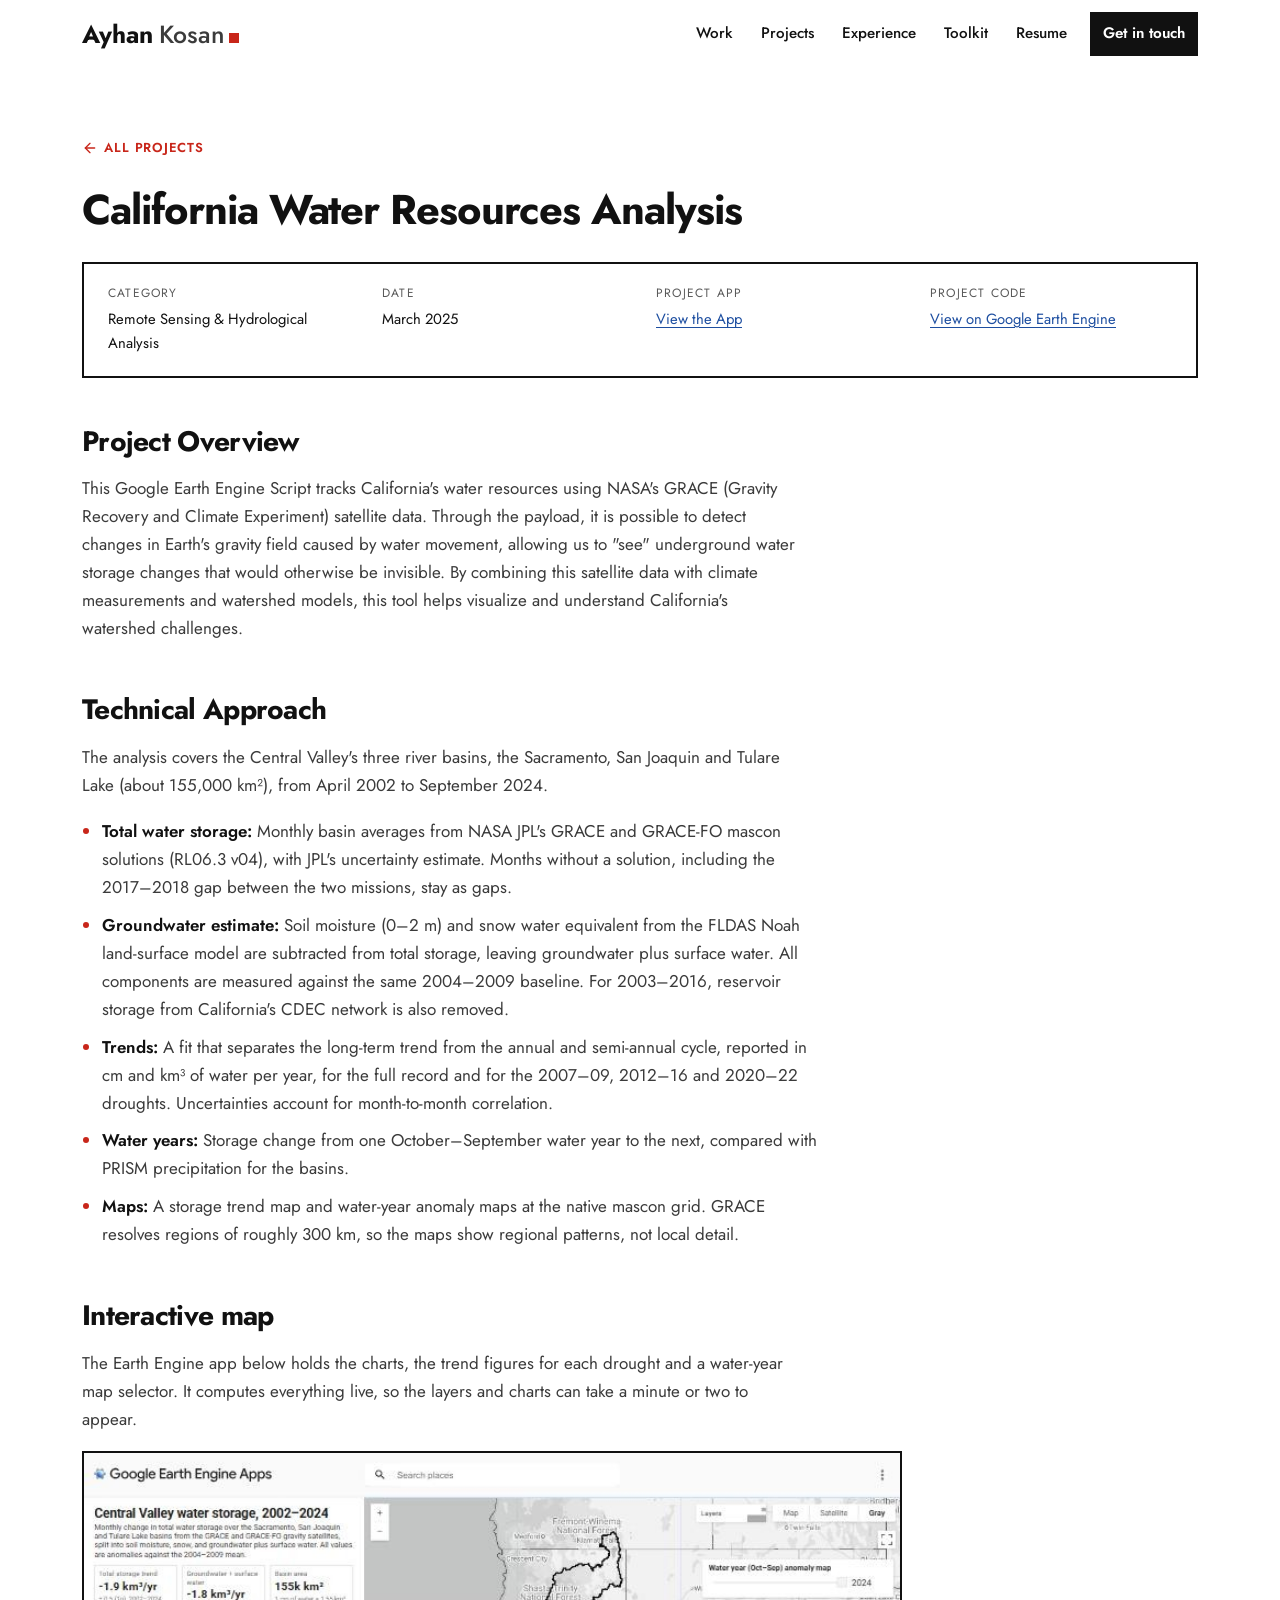
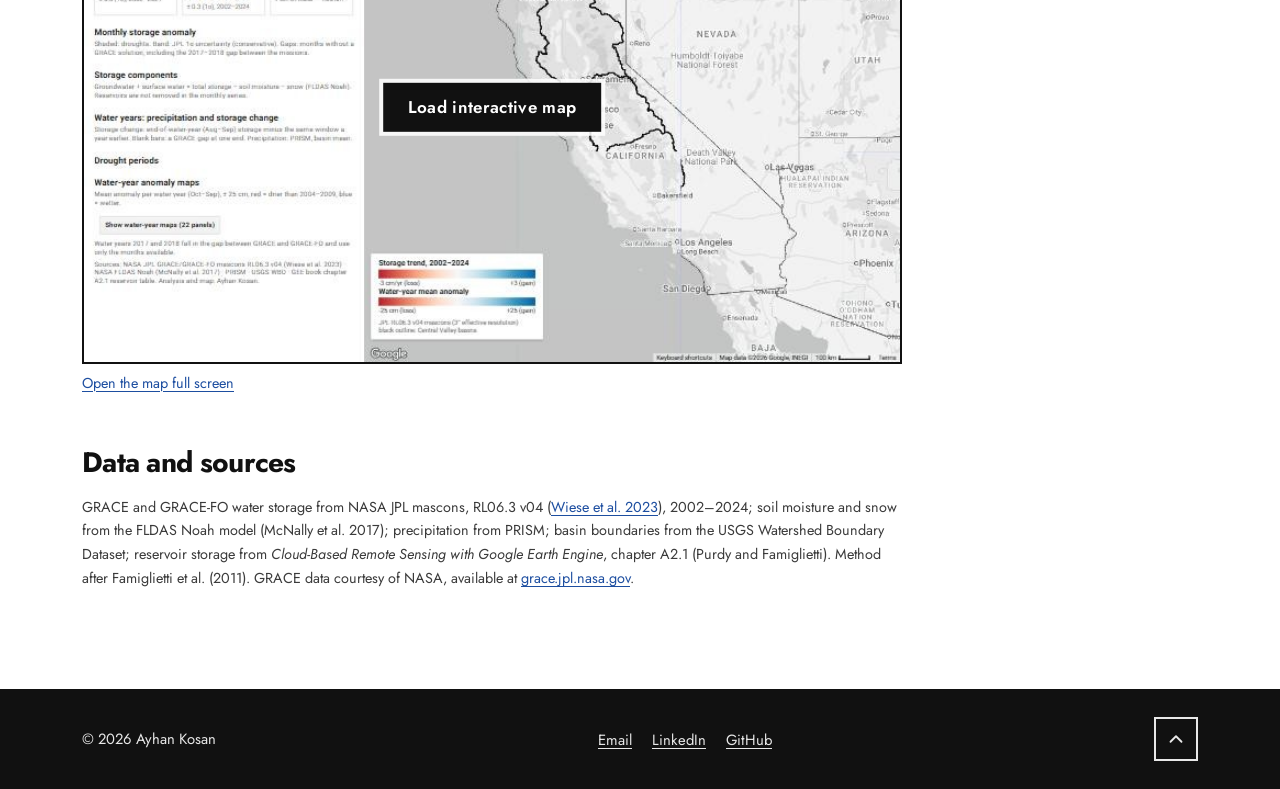
<file: grace.html>
<!DOCTYPE html>
<html lang="en">
<head>
  <meta charset="UTF-8">
  <meta name="viewport" content="width=device-width, initial-scale=1">
  <title>California Water Resources Analysis — Ayhan Kosan</title>
  <meta name="description" content="Tracking California's Central Valley water storage with NASA GRACE satellite data.">
  <link rel="preconnect" href="https://fonts.googleapis.com">
  <link rel="preconnect" href="https://fonts.gstatic.com" crossorigin>
  <link rel="stylesheet" href="https://fonts.googleapis.com/css2?family=Inter:wght@400;500;600;700&amp;family=Jost:wght@400;500;600;700&amp;display=swap">
  <link rel="stylesheet" href="style.css">
  <link rel="stylesheet" href="theme-bauhaus.css">
  <script>document.documentElement.classList.add('js');</script>
  <script src="site.js" defer></script>
  <style>
    .ee-embed { position: relative; margin: 1rem 0 0.5rem; border: 2px solid var(--black, #111); background: #f4f3ef; aspect-ratio: 8 / 5; }
    .ee-embed img { display: block; width: 100%; height: 100%; object-fit: cover; }
    .ee-embed iframe { display: block; width: 100%; height: 100%; border: 0; }
    .ee-embed-load { position: absolute; left: 50%; top: 50%; transform: translate(-50%, -50%); box-shadow: 0 0 0 4px rgba(255,255,255,0.85); }
    .ee-embed-alt { font-size: 0.9rem; }
    .data-sources { font-size: 0.9rem; max-width: 820px; }
    @media (max-width: 640px) { .ee-embed { aspect-ratio: 3 / 4; } }
  </style>
</head>
<body id="top">
  <a class="skip-link" href="#main">Skip to main content</a>

  <header class="site-header">
    <nav class="container nav-bar" aria-label="Main">
      <a class="site-logo" href="index.html"><span class="logo-first">Ayhan</span><span class="logo-last">Kosan</span></a>
      <button class="nav-toggle" type="button" aria-expanded="false" aria-controls="primary-menu" aria-label="Menu">
        <span class="nav-toggle-bars" aria-hidden="true"></span>
      </button>
      <ul class="nav-menu" id="primary-menu">
        <li><a href="index.html#work">Work</a></li>
        <li><a href="index.html#projects">Projects</a></li>
        <li><a href="index.html#experience">Experience</a></li>
        <li><a href="index.html#toolkit">Toolkit</a></li>
        <li><a href="resume.html">Resume</a></li>
        <li class="nav-cta"><a href="index.html#contact">Get in touch</a></li>
      </ul>
    </nav>
  </header>

  <main id="main" tabindex="-1">
  <article class="project-detail">
    <div class="container">
      <a class="back-link" href="index.html#projects">
        <svg aria-hidden="true" focusable="false" width="16" height="16" viewBox="0 0 24 24" fill="none" stroke="currentColor" stroke-width="2" stroke-linecap="round" stroke-linejoin="round"><line x1="19" y1="12" x2="5" y2="12"></line><polyline points="12 19 5 12 12 5"></polyline></svg>
        All projects
      </a>
      <h1 class="page-title">California Water Resources Analysis</h1>
      <div class="project-info">
        <div class="project-category">
          <span class="meta-label">Category</span> Remote Sensing & Hydrological Analysis
        </div>
        <div class="project-date">
          <span class="meta-label">Date</span> March 2025
        </div>
        <div class="project-app">
          <span class="meta-label">Project App</span> <a href="https://ayhanxkosan.users.earthengine.app/view/californiareservoiranalysis" target="_blank" rel="noopener">View the App<span class="visually-hidden"> (opens in a new tab)</span></a>
        </div>
        <div class="project-link">
          <span class="meta-label">Project Code</span> <a href="https://code.earthengine.google.com/e9ce33efa2f4fff8a88559be40ffddec" target="_blank" rel="noopener">View on Google Earth Engine<span class="visually-hidden"> (opens in a new tab)</span></a>
        </div>
      </div>
      
      <div class="project-description">
        <h2>Project Overview</h2>
        <p>This Google Earth Engine Script tracks California's water resources using NASA's GRACE (Gravity Recovery and Climate Experiment) satellite data. Through the payload, it is possible to detect changes in Earth's gravity field caused by water movement, allowing us to "see" underground water storage changes that would otherwise be invisible. By combining this satellite data with climate measurements and watershed models, this tool helps visualize and understand California's watershed challenges.</p>
        
        <h2>Technical Approach</h2>
        <p>The analysis covers the Central Valley's three river basins, the Sacramento, San Joaquin and Tulare Lake (about 155,000 km²), from April 2002 to September 2024.</p>
        <ul>
          <li><strong>Total water storage:</strong> Monthly basin averages from NASA JPL's GRACE and GRACE-FO mascon solutions (RL06.3 v04), with JPL's uncertainty estimate. Months without a solution, including the 2017–2018 gap between the two missions, stay as gaps.</li>
          <li><strong>Groundwater estimate:</strong> Soil moisture (0–2 m) and snow water equivalent from the FLDAS Noah land-surface model are subtracted from total storage, leaving groundwater plus surface water. All components are measured against the same 2004–2009 baseline. For 2003–2016, reservoir storage from California's CDEC network is also removed.</li>
          <li><strong>Trends:</strong> A fit that separates the long-term trend from the annual and semi-annual cycle, reported in cm and km³ of water per year, for the full record and for the 2007–09, 2012–16 and 2020–22 droughts. Uncertainties account for month-to-month correlation.</li>
          <li><strong>Water years:</strong> Storage change from one October–September water year to the next, compared with PRISM precipitation for the basins.</li>
          <li><strong>Maps:</strong> A storage trend map and water-year anomaly maps at the native mascon grid. GRACE resolves regions of roughly 300 km, so the maps show regional patterns, not local detail.</li>
        </ul>

        <h2>Interactive map</h2>
        <p>The Earth Engine app below holds the charts, the trend figures for each drought and a water-year map selector. It computes everything live, so the layers and charts can take a minute or two to appear.</p>
        <div class="ee-embed" id="ee-embed">
          <img src="img/grace-app-preview.jpg" width="743" height="464" alt="The Earth Engine app: a side panel titled Central Valley water storage, 2002–2024, showing a total storage trend of −1.9 km³ per year and −1.8 km³ per year for groundwater plus surface water, next to a map of California with the Central Valley basins outlined.">
          <button type="button" class="btn btn-primary ee-embed-load" id="ee-embed-load">Load interactive map</button>
        </div>
        <p class="ee-embed-alt"><a href="https://ayhanxkosan.users.earthengine.app/view/californiareservoiranalysis" target="_blank" rel="noopener">Open the map full screen<span class="visually-hidden"> (opens in a new tab)</span></a></p>

        <h2>Data and sources</h2>
        <p class="data-sources">GRACE and GRACE-FO water storage from NASA JPL mascons, RL06.3 v04 (<a href="https://doi.org/10.5067/TEMSC-3JC634">Wiese et al. 2023</a>), 2002–2024; soil moisture and snow from the FLDAS Noah model (McNally et al. 2017); precipitation from PRISM; basin boundaries from the USGS Watershed Boundary Dataset; reservoir storage from <em>Cloud-Based Remote Sensing with Google Earth Engine</em>, chapter A2.1 (Purdy and Famiglietti). Method after Famiglietti et al. (2011). GRACE data courtesy of NASA, available at <a href="https://grace.jpl.nasa.gov">grace.jpl.nasa.gov</a>.</p>

      </div>
    </div>
  </article>
  </main>

  <footer class="site-footer">
    <div class="container">
      <p>&copy; <span data-current-year>2026</span> Ayhan Kosan</p>
      <ul class="footer-links" aria-label="Contact">
        <li><a href="mailto:ayhanxkosan@gmail.com">Email</a></li>
        <li><a href="https://linkedin.com/in/ayhan-kosan">LinkedIn</a></li>
        <li><a href="https://github.com/ayhankosan">GitHub</a></li>
      </ul>
      <a href="#top" class="back-to-top" aria-label="Back to top">
        <svg aria-hidden="true" focusable="false" width="22" height="22" viewBox="0 0 24 24" fill="none" stroke="currentColor" stroke-width="2" stroke-linecap="round" stroke-linejoin="round"><path d="M18 15l-6-6-6 6"/></svg>
      </a>
    </div>
  </footer>
  <script>
    // Loads the Earth Engine app only on request, so visitors who do not open the map trigger no computation.
    document.getElementById('ee-embed-load').addEventListener('click', function () {
      var frame = document.createElement('iframe');
      frame.src = 'https://ayhanxkosan.users.earthengine.app/view/californiareservoiranalysis';
      frame.title = 'Interactive map of Central Valley water storage from GRACE (Google Earth Engine app)';
      frame.setAttribute('allow', 'fullscreen');
      var box = document.getElementById('ee-embed');
      box.replaceChildren(frame);
      frame.focus();
    });
  </script>
</body>
</html>
</file>
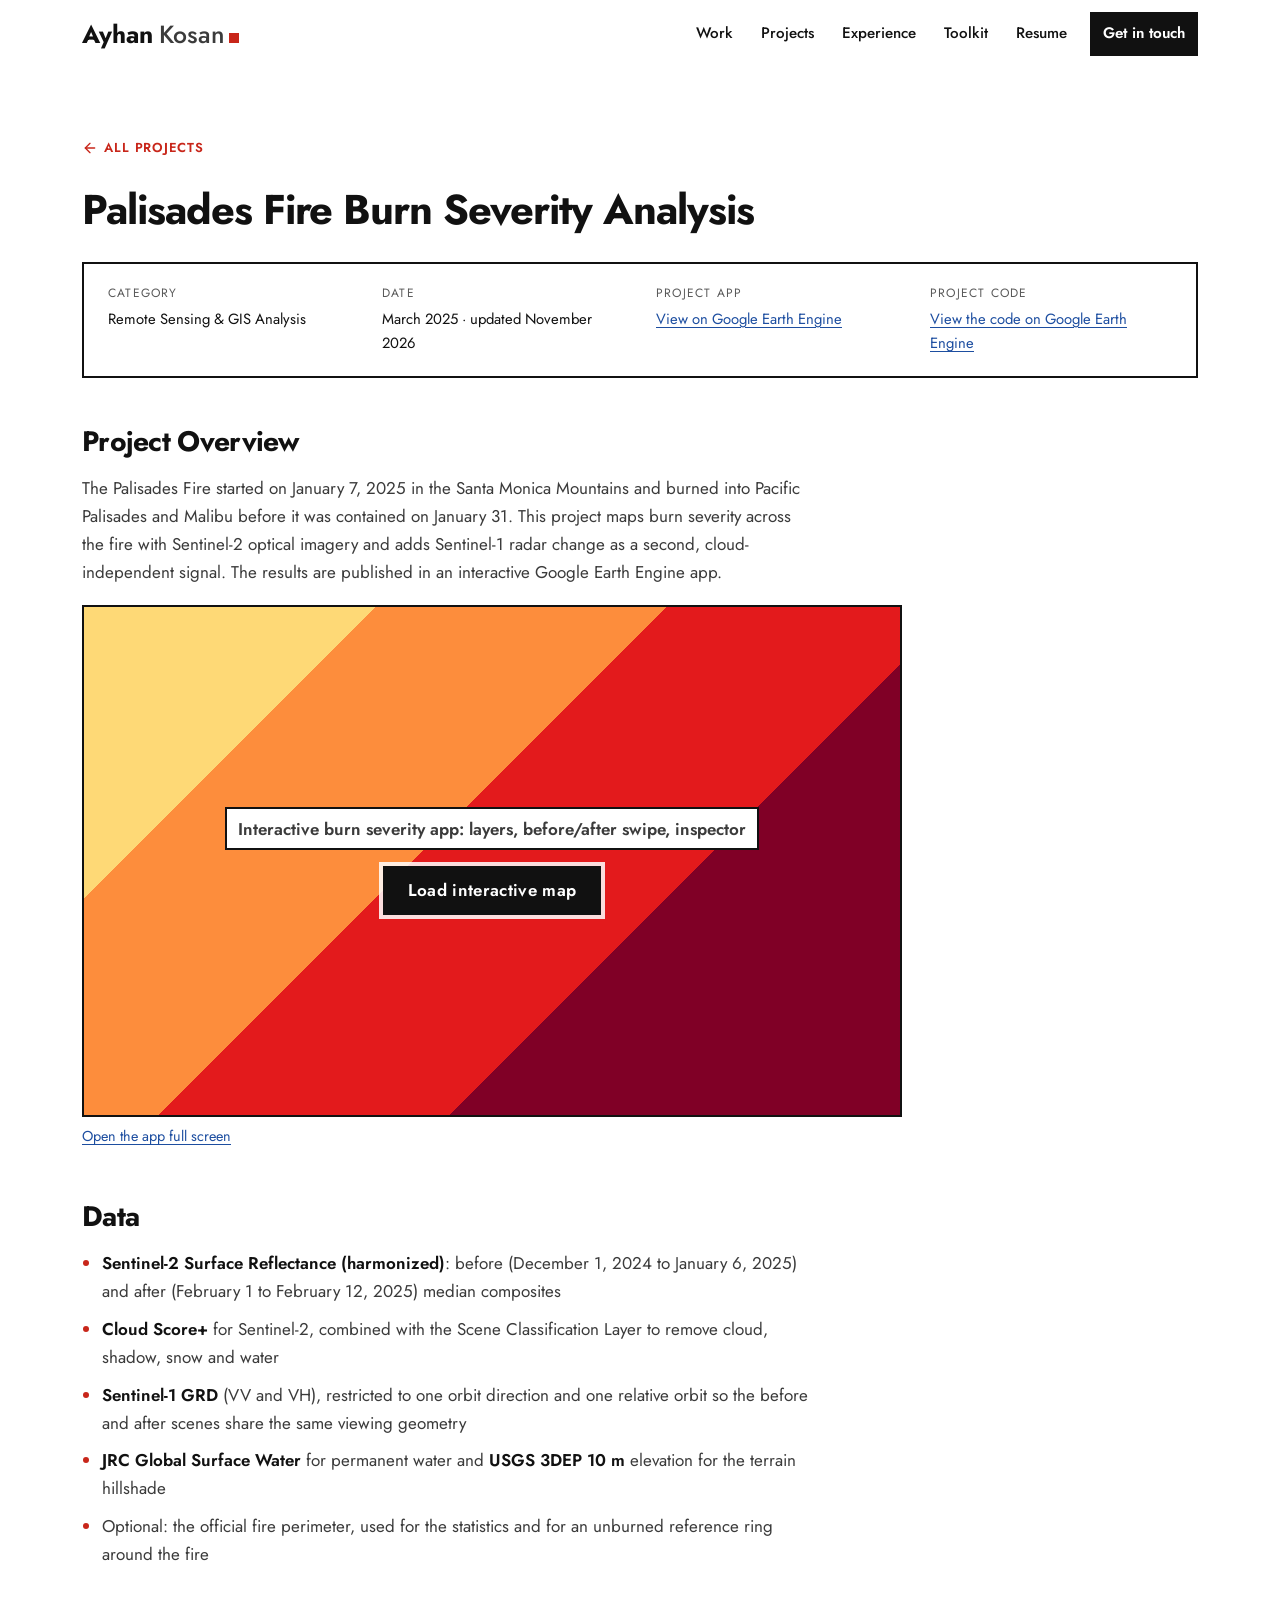
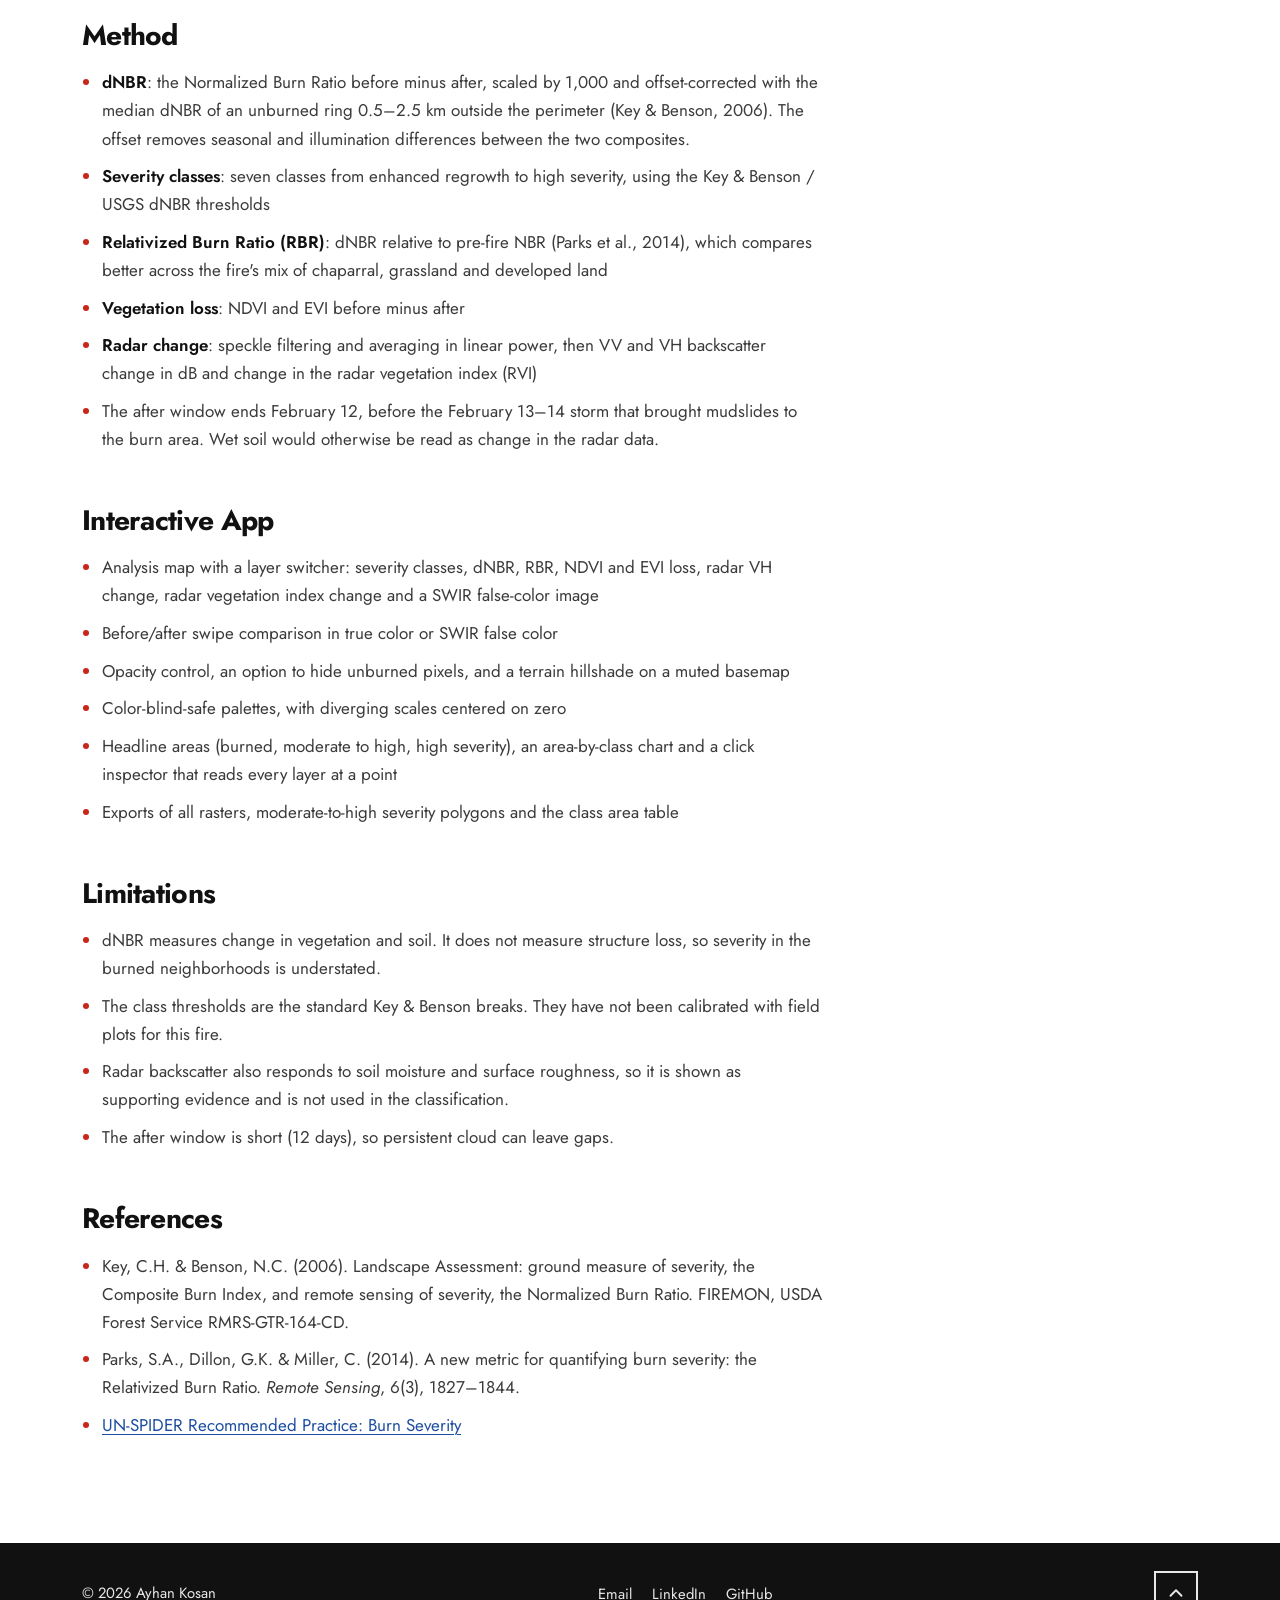
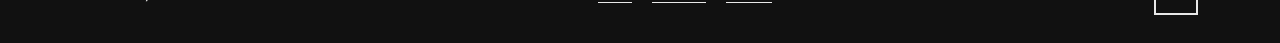
<file: palisadesfires2.html>
<!DOCTYPE html>
<html lang="en">
<head>
  <meta charset="UTF-8">
  <meta name="viewport" content="width=device-width, initial-scale=1">
  <title>Palisades Fire Burn Severity Analysis — Ayhan Kosan</title>
  <meta name="description" content="Burn severity analysis of the 2025 Palisades Fire using Sentinel-1 and Sentinel-2 imagery.">
  <link rel="preconnect" href="https://fonts.googleapis.com">
  <link rel="preconnect" href="https://fonts.gstatic.com" crossorigin>
  <link rel="stylesheet" href="https://fonts.googleapis.com/css2?family=Inter:wght@400;500;600;700&amp;family=Jost:wght@400;500;600;700&amp;display=swap">
  <link rel="stylesheet" href="style.css">
  <link rel="stylesheet" href="theme-bauhaus.css">
  <script>document.documentElement.classList.add('js');</script>
  <script src="site.js" defer></script>
  <style>
    .ee-embed { position: relative; margin: 1rem 0 0.5rem; border: 2px solid var(--black, #111); background: #f4f3ef; aspect-ratio: 8 / 5; }
    .ee-embed iframe { display: block; width: 100%; height: 100%; border: 0; }
    .ee-embed-cover { position: absolute; inset: 0; display: flex; flex-direction: column; align-items: center; justify-content: center; gap: 1rem; padding: 1.5rem; text-align: center;
      background: linear-gradient(135deg, #fed976 0 22%, #fd8d3c 22% 44%, #e31a1c 44% 66%, #800026 66% 100%); }
    .ee-embed-cover p { margin: 0; padding: 0.35rem 0.7rem; background: #fff; border: 2px solid var(--black, #111); font-weight: 600; }
    .ee-embed-load { box-shadow: 0 0 0 4px rgba(255,255,255,0.85); }
    .ee-embed-alt { font-size: 0.9rem; }
    @media (max-width: 640px) { .ee-embed { aspect-ratio: 3 / 4; } }
  </style>
</head>
<body id="top">
  <a class="skip-link" href="#main">Skip to main content</a>

  <header class="site-header">
    <nav class="container nav-bar" aria-label="Main">
      <a class="site-logo" href="index.html"><span class="logo-first">Ayhan</span><span class="logo-last">Kosan</span></a>
      <button class="nav-toggle" type="button" aria-expanded="false" aria-controls="primary-menu" aria-label="Menu">
        <span class="nav-toggle-bars" aria-hidden="true"></span>
      </button>
      <ul class="nav-menu" id="primary-menu">
        <li><a href="index.html#work">Work</a></li>
        <li><a href="index.html#projects">Projects</a></li>
        <li><a href="index.html#experience">Experience</a></li>
        <li><a href="index.html#toolkit">Toolkit</a></li>
        <li><a href="resume.html">Resume</a></li>
        <li class="nav-cta"><a href="index.html#contact">Get in touch</a></li>
      </ul>
    </nav>
  </header>

  <main id="main" tabindex="-1">
  <article class="project-detail">
    <div class="container">
      <a class="back-link" href="index.html#projects">
        <svg aria-hidden="true" focusable="false" width="16" height="16" viewBox="0 0 24 24" fill="none" stroke="currentColor" stroke-width="2" stroke-linecap="round" stroke-linejoin="round"><line x1="19" y1="12" x2="5" y2="12"></line><polyline points="12 19 5 12 12 5"></polyline></svg>
        All projects
      </a>
      <h1 class="page-title">Palisades Fire Burn Severity Analysis</h1>
      <div class="project-info">
        <div class="project-category">
          <span class="meta-label">Category</span> Remote Sensing & GIS Analysis
        </div>
        <div class="project-date">
          <span class="meta-label">Date</span> March 2025 · updated November 2026
        </div>
        <div class="project-link">
          <span class="meta-label">Project App</span> <a href="https://ayhanxkosan.users.earthengine.app/view/palisadesburnanalysis" target="_blank" rel="noopener">View on Google Earth Engine<span class="visually-hidden"> (opens in a new tab)</span></a>
        </div>
        <div class="project-code">
          <span class="meta-label">Project Code</span> <a href="https://code.earthengine.google.com/a3a9d0dc733f74742d85ba963449351a" target="_blank" rel="noopener">View the code on Google Earth Engine<span class="visually-hidden"> (opens in a new tab)</span></a>
        </div>
      </div>
        
        <div class="project-description">
          <h2>Project Overview</h2>
          <p>The Palisades Fire started on January 7, 2025 in the Santa Monica Mountains and burned into Pacific Palisades and Malibu before it was contained on January 31. This project maps burn severity across the fire with Sentinel-2 optical imagery and adds Sentinel-1 radar change as a second, cloud-independent signal. The results are published in an interactive Google Earth Engine app.</p>


          <div class="ee-embed" id="ee-embed">
            <div class="ee-embed-cover">
              <p>Interactive burn severity app: layers, before/after swipe, inspector</p>
              <button type="button" class="btn btn-primary ee-embed-load" id="ee-embed-load">Load interactive map</button>
            </div>
          </div>
          <p class="ee-embed-alt"><a href="https://ayhanxkosan.users.earthengine.app/view/palisadesburnanalysis" target="_blank" rel="noopener">Open the app full screen<span class="visually-hidden"> (opens in a new tab)</span></a></p>

          <h2>Data</h2>
          <ul>
            <li><strong>Sentinel-2 Surface Reflectance (harmonized)</strong>: before (December 1, 2024 to January 6, 2025) and after (February 1 to February 12, 2025) median composites</li>
            <li><strong>Cloud Score+</strong> for Sentinel-2, combined with the Scene Classification Layer to remove cloud, shadow, snow and water</li>
            <li><strong>Sentinel-1 GRD</strong> (VV and VH), restricted to one orbit direction and one relative orbit so the before and after scenes share the same viewing geometry</li>
            <li><strong>JRC Global Surface Water</strong> for permanent water and <strong>USGS 3DEP 10 m</strong> elevation for the terrain hillshade</li>
            <li>Optional: the official fire perimeter, used for the statistics and for an unburned reference ring around the fire</li>
          </ul>

          <h2>Method</h2>
          <ul>
            <li><strong>dNBR</strong>: the Normalized Burn Ratio before minus after, scaled by 1,000 and offset-corrected with the median dNBR of an unburned ring 0.5–2.5 km outside the perimeter (Key &amp; Benson, 2006). The offset removes seasonal and illumination differences between the two composites.</li>
            <li><strong>Severity classes</strong>: seven classes from enhanced regrowth to high severity, using the Key &amp; Benson / USGS dNBR thresholds</li>
            <li><strong>Relativized Burn Ratio (RBR)</strong>: dNBR relative to pre-fire NBR (Parks et al., 2014), which compares better across the fire's mix of chaparral, grassland and developed land</li>
            <li><strong>Vegetation loss</strong>: NDVI and EVI before minus after</li>
            <li><strong>Radar change</strong>: speckle filtering and averaging in linear power, then VV and VH backscatter change in dB and change in the radar vegetation index (RVI)</li>
            <li>The after window ends February 12, before the February 13–14 storm that brought mudslides to the burn area. Wet soil would otherwise be read as change in the radar data.</li>
          </ul>

          <h2>Interactive App</h2>
          <ul>
            <li>Analysis map with a layer switcher: severity classes, dNBR, RBR, NDVI and EVI loss, radar VH change, radar vegetation index change and a SWIR false-color image</li>
            <li>Before/after swipe comparison in true color or SWIR false color</li>
            <li>Opacity control, an option to hide unburned pixels, and a terrain hillshade on a muted basemap</li>
            <li>Color-blind-safe palettes, with diverging scales centered on zero</li>
            <li>Headline areas (burned, moderate to high, high severity), an area-by-class chart and a click inspector that reads every layer at a point</li>
            <li>Exports of all rasters, moderate-to-high severity polygons and the class area table</li>
          </ul>

          <h2>Limitations</h2>
          <ul>
            <li>dNBR measures change in vegetation and soil. It does not measure structure loss, so severity in the burned neighborhoods is understated.</li>
            <li>The class thresholds are the standard Key &amp; Benson breaks. They have not been calibrated with field plots for this fire.</li>
            <li>Radar backscatter also responds to soil moisture and surface roughness, so it is shown as supporting evidence and is not used in the classification.</li>
            <li>The after window is short (12 days), so persistent cloud can leave gaps.</li>
          </ul>

          <h2>References</h2>
          <ul>
            <li>Key, C.H. &amp; Benson, N.C. (2006). Landscape Assessment: ground measure of severity, the Composite Burn Index, and remote sensing of severity, the Normalized Burn Ratio. FIREMON, USDA Forest Service RMRS-GTR-164-CD.</li>
            <li>Parks, S.A., Dillon, G.K. &amp; Miller, C. (2014). A new metric for quantifying burn severity: the Relativized Burn Ratio. <em>Remote Sensing</em>, 6(3), 1827–1844.</li>
            <li><a href="https://un-spider.org/advisory-support/recommended-practices/recommended-practice-burn-severity" target="_blank" rel="noopener">UN-SPIDER Recommended Practice: Burn Severity<span class="visually-hidden"> (opens in a new tab)</span></a></li>
          </ul>
        </div>
    </div>
  </article>
  </main>

  <footer class="site-footer">
    <div class="container">
      <p>&copy; <span data-current-year>2026</span> Ayhan Kosan</p>
      <ul class="footer-links" aria-label="Contact">
        <li><a href="mailto:ayhanxkosan@gmail.com">Email</a></li>
        <li><a href="https://linkedin.com/in/ayhan-kosan">LinkedIn</a></li>
        <li><a href="https://github.com/ayhankosan">GitHub</a></li>
      </ul>
      <a href="#top" class="back-to-top" aria-label="Back to top">
        <svg aria-hidden="true" focusable="false" width="22" height="22" viewBox="0 0 24 24" fill="none" stroke="currentColor" stroke-width="2" stroke-linecap="round" stroke-linejoin="round"><path d="M18 15l-6-6-6 6"/></svg>
      </a>
    </div>
  </footer>
  <script>
    // Loads the Earth Engine app only on request, so visitors who do not open the map trigger no computation.
    document.getElementById('ee-embed-load').addEventListener('click', function () {
      var frame = document.createElement('iframe');
      frame.src = 'https://ayhanxkosan.users.earthengine.app/view/palisadesburnanalysis';
      frame.title = 'Interactive burn severity map of the 2025 Palisades Fire (Google Earth Engine app)';
      frame.setAttribute('allow', 'fullscreen');
      var box = document.getElementById('ee-embed');
      box.replaceChildren(frame);
      frame.focus();
    });
  </script>
</body>
</html>
</file>
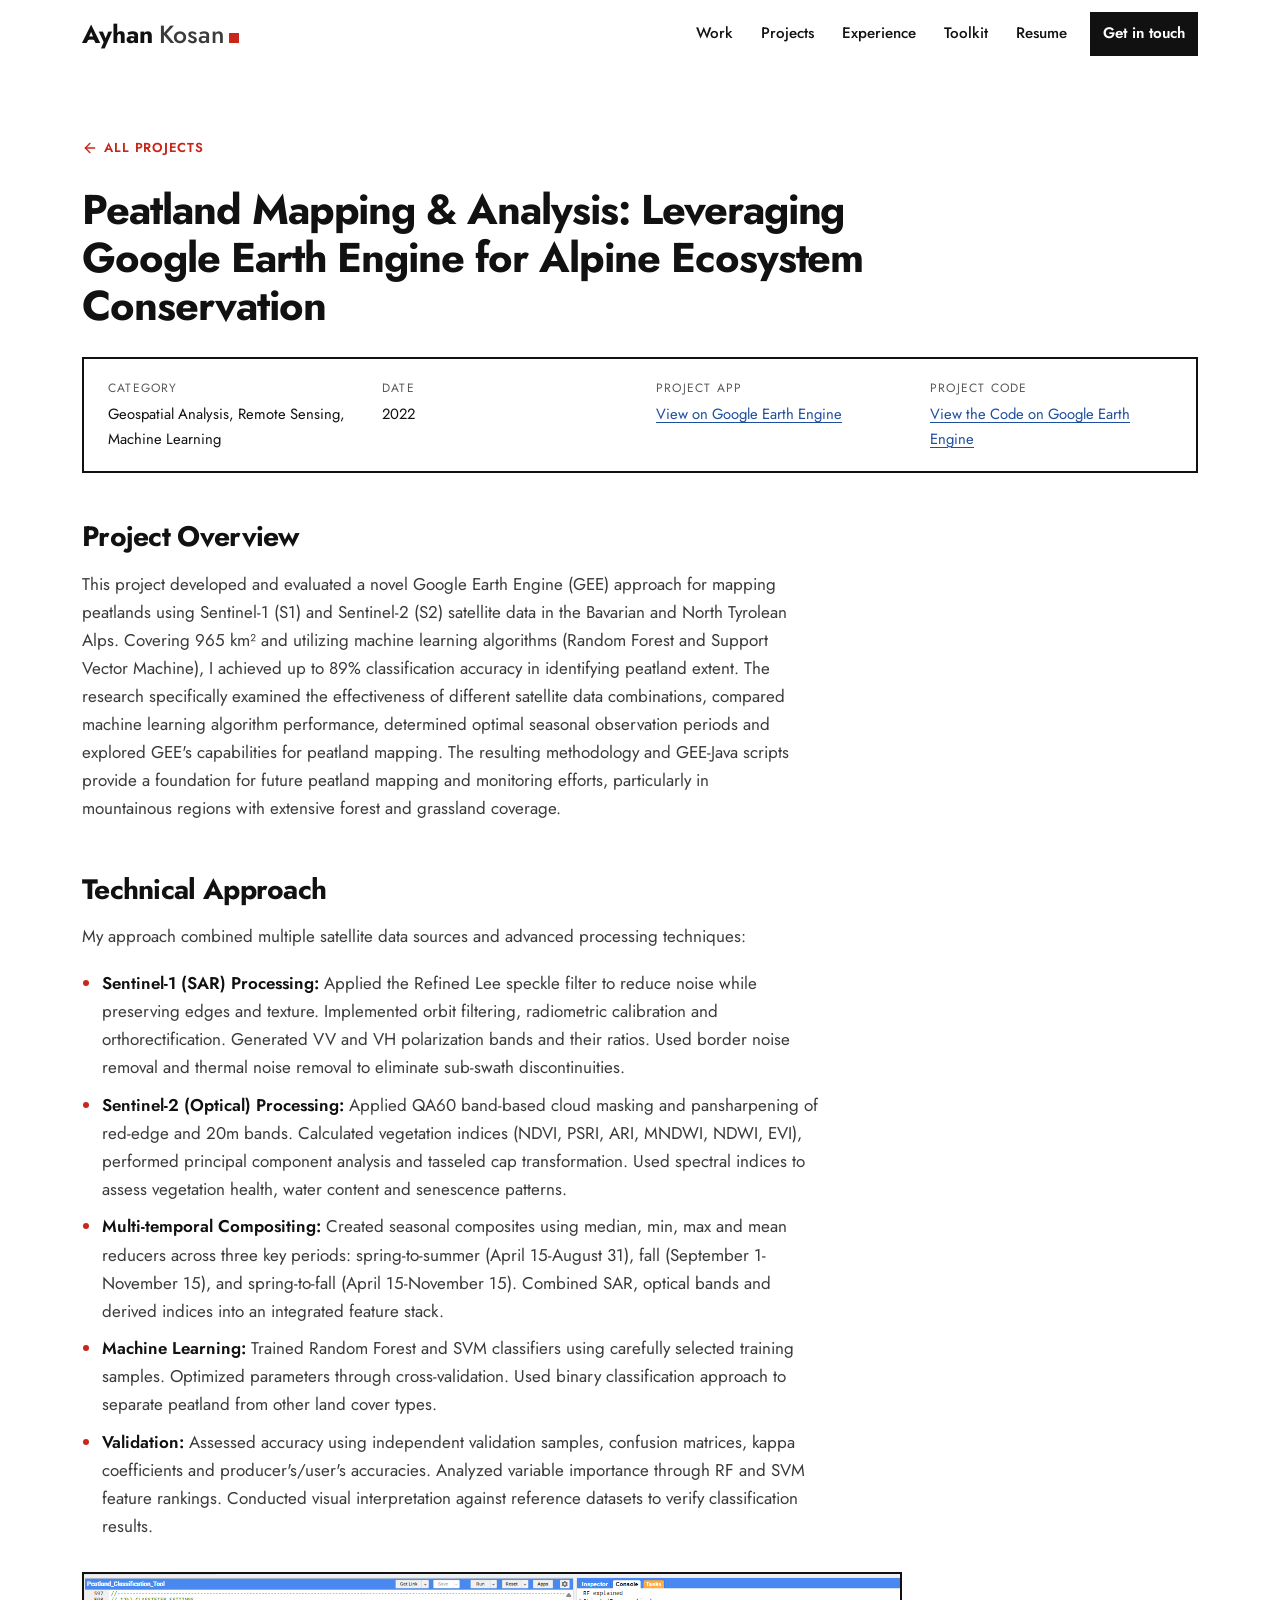
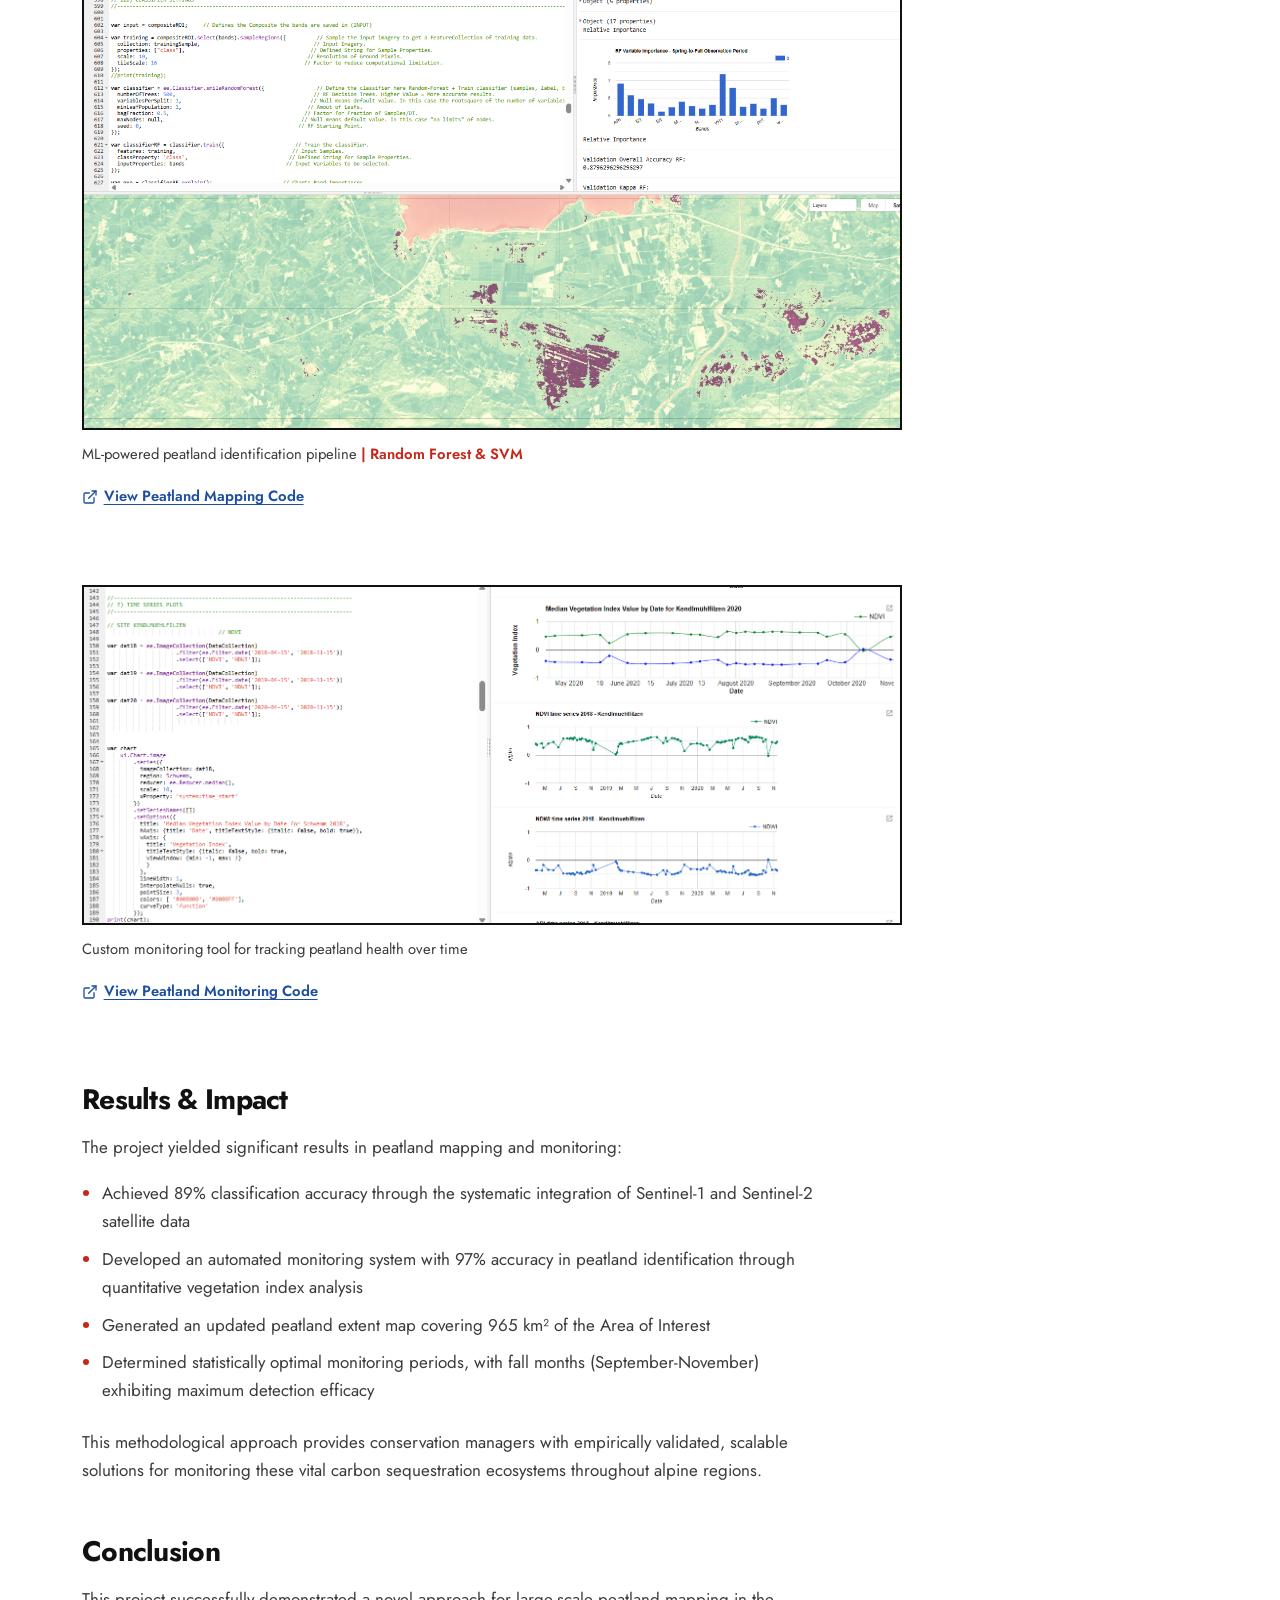
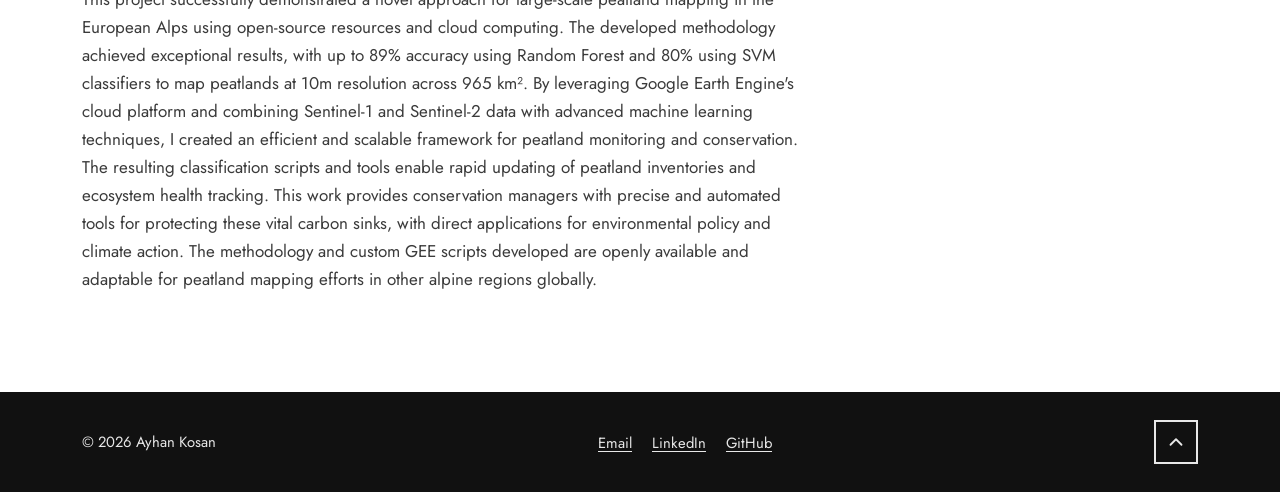
<file: portfolios.html>
<!DOCTYPE html>
<html lang="en">
<head>
  <meta charset="UTF-8">
  <meta name="viewport" content="width=device-width, initial-scale=1">
  <title>Peatland Mapping in the European Alps — Ayhan Kosan</title>
  <meta name="description" content="Mapping peatlands in the Bavarian and North Tyrolean Alps with Sentinel-1/2 data and machine learning in Google Earth Engine.">
  <link rel="preconnect" href="https://fonts.googleapis.com">
  <link rel="preconnect" href="https://fonts.gstatic.com" crossorigin>
  <link rel="stylesheet" href="https://fonts.googleapis.com/css2?family=Inter:wght@400;500;600;700&amp;family=Jost:wght@400;500;600;700&amp;display=swap">
  <link rel="stylesheet" href="style.css">
  <link rel="stylesheet" href="theme-bauhaus.css">
  <script>document.documentElement.classList.add('js');</script>
  <script src="site.js" defer></script>
</head>
<body id="top">
  <a class="skip-link" href="#main">Skip to main content</a>

  <header class="site-header">
    <nav class="container nav-bar" aria-label="Main">
      <a class="site-logo" href="index.html"><span class="logo-first">Ayhan</span><span class="logo-last">Kosan</span></a>
      <button class="nav-toggle" type="button" aria-expanded="false" aria-controls="primary-menu" aria-label="Menu">
        <span class="nav-toggle-bars" aria-hidden="true"></span>
      </button>
      <ul class="nav-menu" id="primary-menu">
        <li><a href="index.html#work">Work</a></li>
        <li><a href="index.html#projects">Projects</a></li>
        <li><a href="index.html#experience">Experience</a></li>
        <li><a href="index.html#toolkit">Toolkit</a></li>
        <li><a href="resume.html">Resume</a></li>
        <li class="nav-cta"><a href="index.html#contact">Get in touch</a></li>
      </ul>
    </nav>
  </header>

  <main id="main" tabindex="-1">
  <article class="project-detail">
    <div class="container">
      <a class="back-link" href="index.html#projects">
        <svg aria-hidden="true" focusable="false" width="16" height="16" viewBox="0 0 24 24" fill="none" stroke="currentColor" stroke-width="2" stroke-linecap="round" stroke-linejoin="round"><line x1="19" y1="12" x2="5" y2="12"></line><polyline points="12 19 5 12 12 5"></polyline></svg>
        All projects
      </a>
      <h1 class="page-title">Peatland Mapping & Analysis: Leveraging Google Earth Engine for Alpine Ecosystem Conservation</h1>
      <div class="project-info">
        <div class="project-category">
          <span class="meta-label">Category</span> Geospatial Analysis, Remote Sensing, Machine Learning
        </div>
        <div class="project-date">
          <span class="meta-label">Date</span> 2022
        </div>
        <div class="project-link">
          <span class="meta-label">Project App</span> <a href="https://ayhanxkosan.users.earthengine.app/view/peatlandmapping" target="_blank" rel="noopener">View on Google Earth Engine<span class="visually-hidden"> (opens in a new tab)</span></a>
        </div>
        <div class="project-code">
          <span class="meta-label">Project Code</span> <a href="https://code.earthengine.google.com/76b8922858c87c0a61cb58ae185c0721" target="_blank" rel="noopener">View the Code on Google Earth Engine<span class="visually-hidden"> (opens in a new tab)</span></a>
        </div>
      </div>

      <div class="project-description">
        <h2>Project Overview</h2>
        <p>This project developed and evaluated a novel Google Earth Engine (GEE) approach for mapping peatlands using Sentinel-1 (S1) and Sentinel-2 (S2) satellite data in the Bavarian and North Tyrolean Alps. Covering 965 km² and utilizing machine learning algorithms (Random Forest and Support Vector Machine), I achieved up to 89% classification accuracy in identifying peatland extent. The research specifically examined the effectiveness of different satellite data combinations, compared machine learning algorithm performance, determined optimal seasonal observation periods and explored GEE's capabilities for peatland mapping. The resulting methodology and GEE-Java scripts provide a foundation for future peatland mapping and monitoring efforts, particularly in mountainous regions with extensive forest and grassland coverage.</p>

        <h2>Technical Approach</h2>
        <p>My approach combined multiple satellite data sources and advanced processing techniques:</p>

        <ul>
          <li><strong>Sentinel-1 (SAR) Processing:</strong> Applied the Refined Lee speckle filter to reduce noise while preserving edges and texture. Implemented orbit filtering, radiometric calibration and orthorectification. Generated VV and VH polarization bands and their ratios. Used border noise removal and thermal noise removal to eliminate sub-swath discontinuities.</li>
          <li><strong>Sentinel-2 (Optical) Processing:</strong> Applied QA60 band-based cloud masking and pansharpening of red-edge and 20m bands. Calculated vegetation indices (NDVI, PSRI, ARI, MNDWI, NDWI, EVI), performed principal component analysis and tasseled cap transformation. Used spectral indices to assess vegetation health, water content and senescence patterns.</li>
          <li><strong>Multi-temporal Compositing:</strong> Created seasonal composites using median, min, max and mean reducers across three key periods: spring-to-summer (April 15-August 31), fall (September 1-November 15), and spring-to-fall (April 15-November 15). Combined SAR, optical bands and derived indices into an integrated feature stack.</li>
          <li><strong>Machine Learning:</strong> Trained Random Forest and SVM classifiers using carefully selected training samples. Optimized parameters through cross-validation. Used binary classification approach to separate peatland from other land cover types.</li>
          <li><strong>Validation:</strong> Assessed accuracy using independent validation samples, confusion matrices, kappa coefficients and producer's/user's accuracies. Analyzed variable importance through RF and SVM feature rankings. Conducted visual interpretation against reference datasets to verify classification results.</li>
        </ul>
        <div class="project-gallery">
          <div class="gallery-item">
            <img src="img/peatland.png" alt="Peatland classification results produced with Random Forest and SVM in Google Earth Engine">
            <p class="caption">ML-powered peatland identification pipeline <span class="highlight">| Random Forest & SVM</span>
              <a class="inline-cta" href="https://code.earthengine.google.com/86dc6d916cf9807ef48948b99d36c52c" target="_blank" rel="noopener">
                <svg aria-hidden="true" focusable="false" xmlns="http://www.w3.org/2000/svg" width="16" height="16" viewBox="0 0 24 24" fill="none" stroke="currentColor" stroke-width="2" stroke-linecap="round" stroke-linejoin="round"><path d="M18 13v6a2 2 0 0 1-2 2H5a2 2 0 0 1-2-2V8a2 2 0 0 1 2-2h6"></path><polyline points="15 3 21 3 21 9"></polyline><line x1="10" y1="14" x2="21" y2="3"></line></svg>
                View Peatland Mapping Code<span class="visually-hidden"> (opens in a new tab)</span></a>
            </p>
          </div>

          <div class="gallery-item">
            <img src="img/observationtool.png" alt="Screenshot of the custom Earth Engine tool for monitoring peatland health over time">
            <p class="caption">Custom monitoring tool for tracking peatland health over time
              <a class="inline-cta" href="https://code.earthengine.google.com/7afc3fee931365602477792016fd2133" target="_blank" rel="noopener">
                <svg aria-hidden="true" focusable="false" xmlns="http://www.w3.org/2000/svg" width="16" height="16" viewBox="0 0 24 24" fill="none" stroke="currentColor" stroke-width="2" stroke-linecap="round" stroke-linejoin="round"><path d="M18 13v6a2 2 0 0 1-2 2H5a2 2 0 0 1-2-2V8a2 2 0 0 1 2-2h6"></path><polyline points="15 3 21 3 21 9"></polyline><line x1="10" y1="14" x2="21" y2="3"></line></svg>
                View Peatland Monitoring Code<span class="visually-hidden"> (opens in a new tab)</span></a>
            </p>
          </div>
        </div>
        <h2>Results & Impact</h2>
        <p>The project yielded significant results in peatland mapping and monitoring:</p>

        <ul>
          <li>Achieved 89% classification accuracy through the systematic integration of Sentinel-1 and Sentinel-2 satellite data</li>
          <li>Developed an automated monitoring system with 97% accuracy in peatland identification through quantitative vegetation index analysis</li>
          <li>Generated an updated peatland extent map covering 965 km² of the Area of Interest</li>
          <li>Determined statistically optimal monitoring periods, with fall months (September-November) exhibiting maximum detection efficacy</li>
        </ul>
        <p>This methodological approach provides conservation managers with empirically validated, scalable solutions for monitoring these vital carbon sequestration ecosystems throughout alpine regions.</p>

        <h2>Conclusion</h2>
        <p>This project successfully demonstrated a novel approach for large-scale peatland mapping in the European Alps using open-source resources and cloud computing. The developed methodology achieved exceptional results, with up to 89% accuracy using Random Forest and 80% using SVM classifiers to map peatlands at 10m resolution across 965 km². By leveraging Google Earth Engine's cloud platform and combining Sentinel-1 and Sentinel-2 data with advanced machine learning techniques, I created an efficient and scalable framework for peatland monitoring and conservation. The resulting classification scripts and tools enable rapid updating of peatland inventories and ecosystem health tracking. This work provides conservation managers with precise and automated tools for protecting these vital carbon sinks, with direct applications for environmental policy and climate action. The methodology and custom GEE scripts developed are openly available and adaptable for peatland mapping efforts in other alpine regions globally.</p>
      </div>

    </div>
  </article>
  </main>

  <footer class="site-footer">
    <div class="container">
      <p>&copy; <span data-current-year>2026</span> Ayhan Kosan</p>
      <ul class="footer-links" aria-label="Contact">
        <li><a href="mailto:ayhanxkosan@gmail.com">Email</a></li>
        <li><a href="https://linkedin.com/in/ayhan-kosan">LinkedIn</a></li>
        <li><a href="https://github.com/ayhankosan">GitHub</a></li>
      </ul>
      <a href="#top" class="back-to-top" aria-label="Back to top">
        <svg aria-hidden="true" focusable="false" width="22" height="22" viewBox="0 0 24 24" fill="none" stroke="currentColor" stroke-width="2" stroke-linecap="round" stroke-linejoin="round"><path d="M18 15l-6-6-6 6"/></svg>
      </a>
    </div>
  </footer>
</body>
</html>
</file>
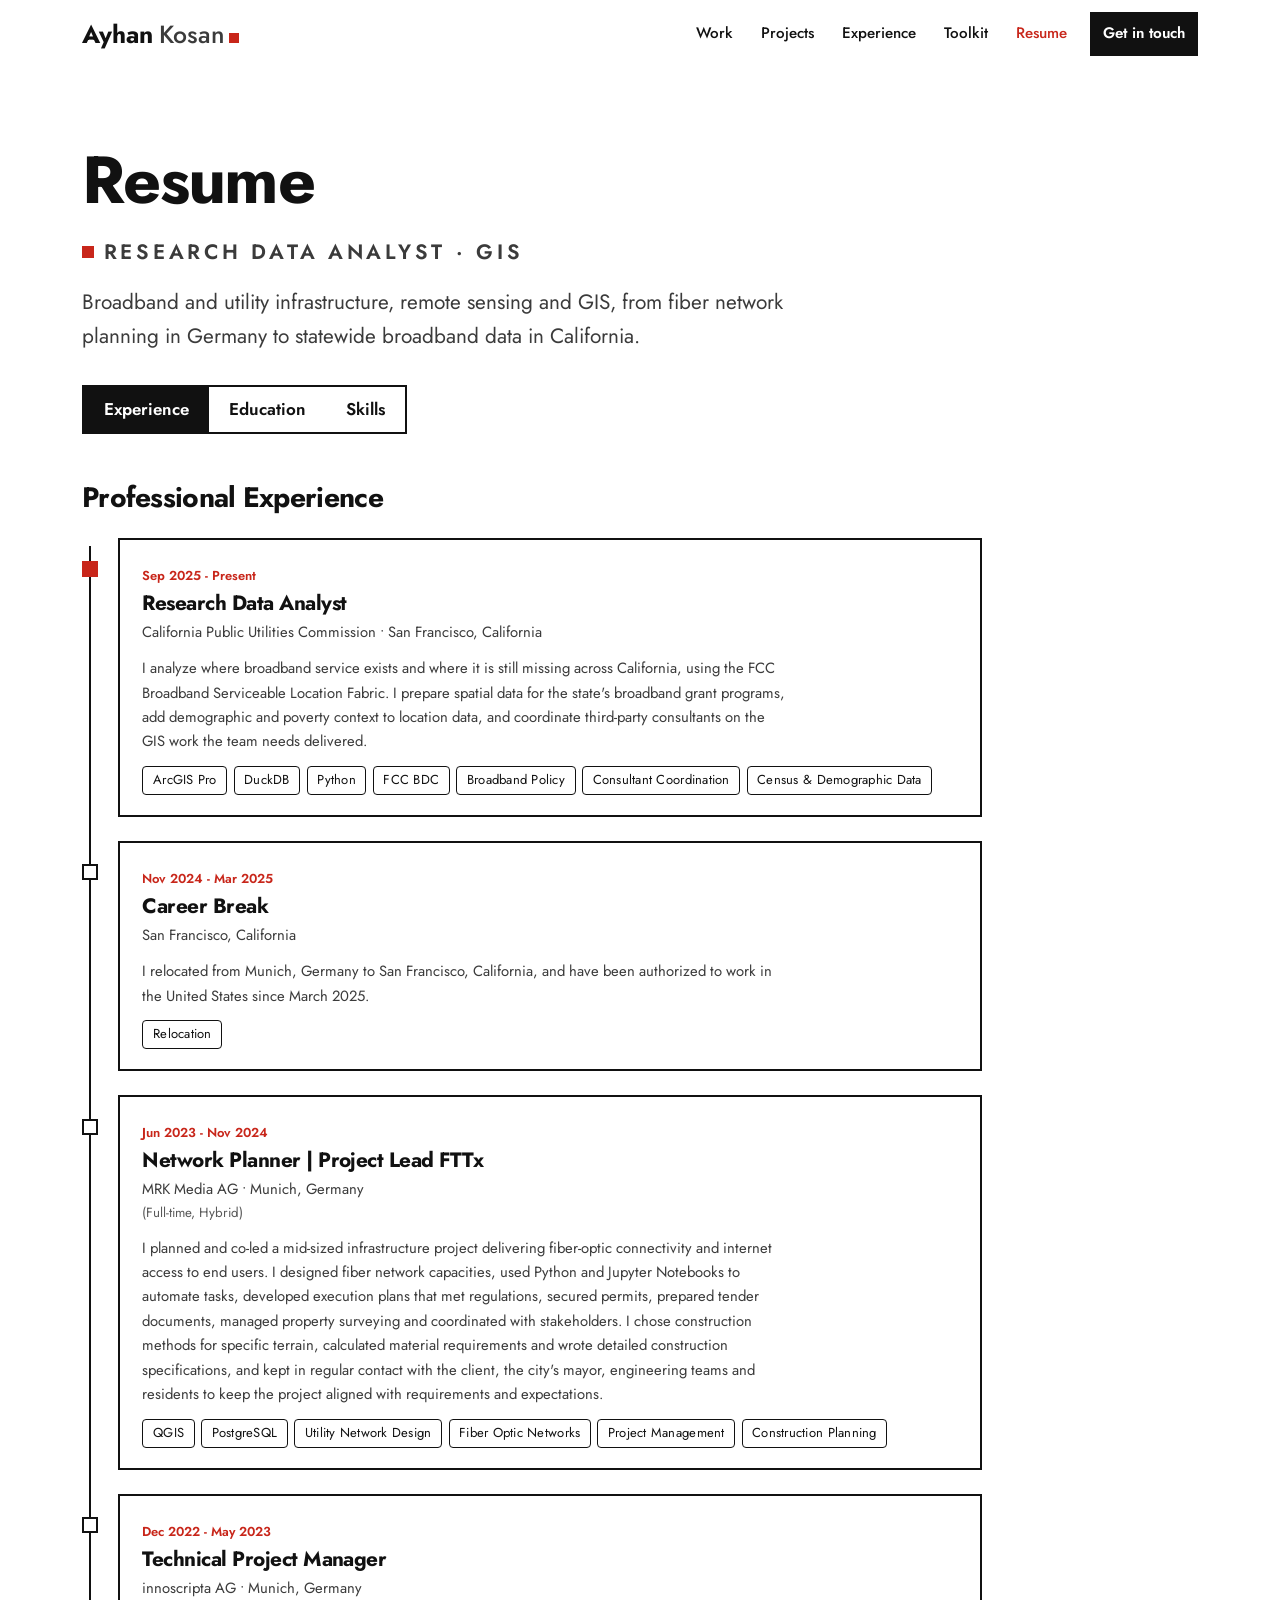
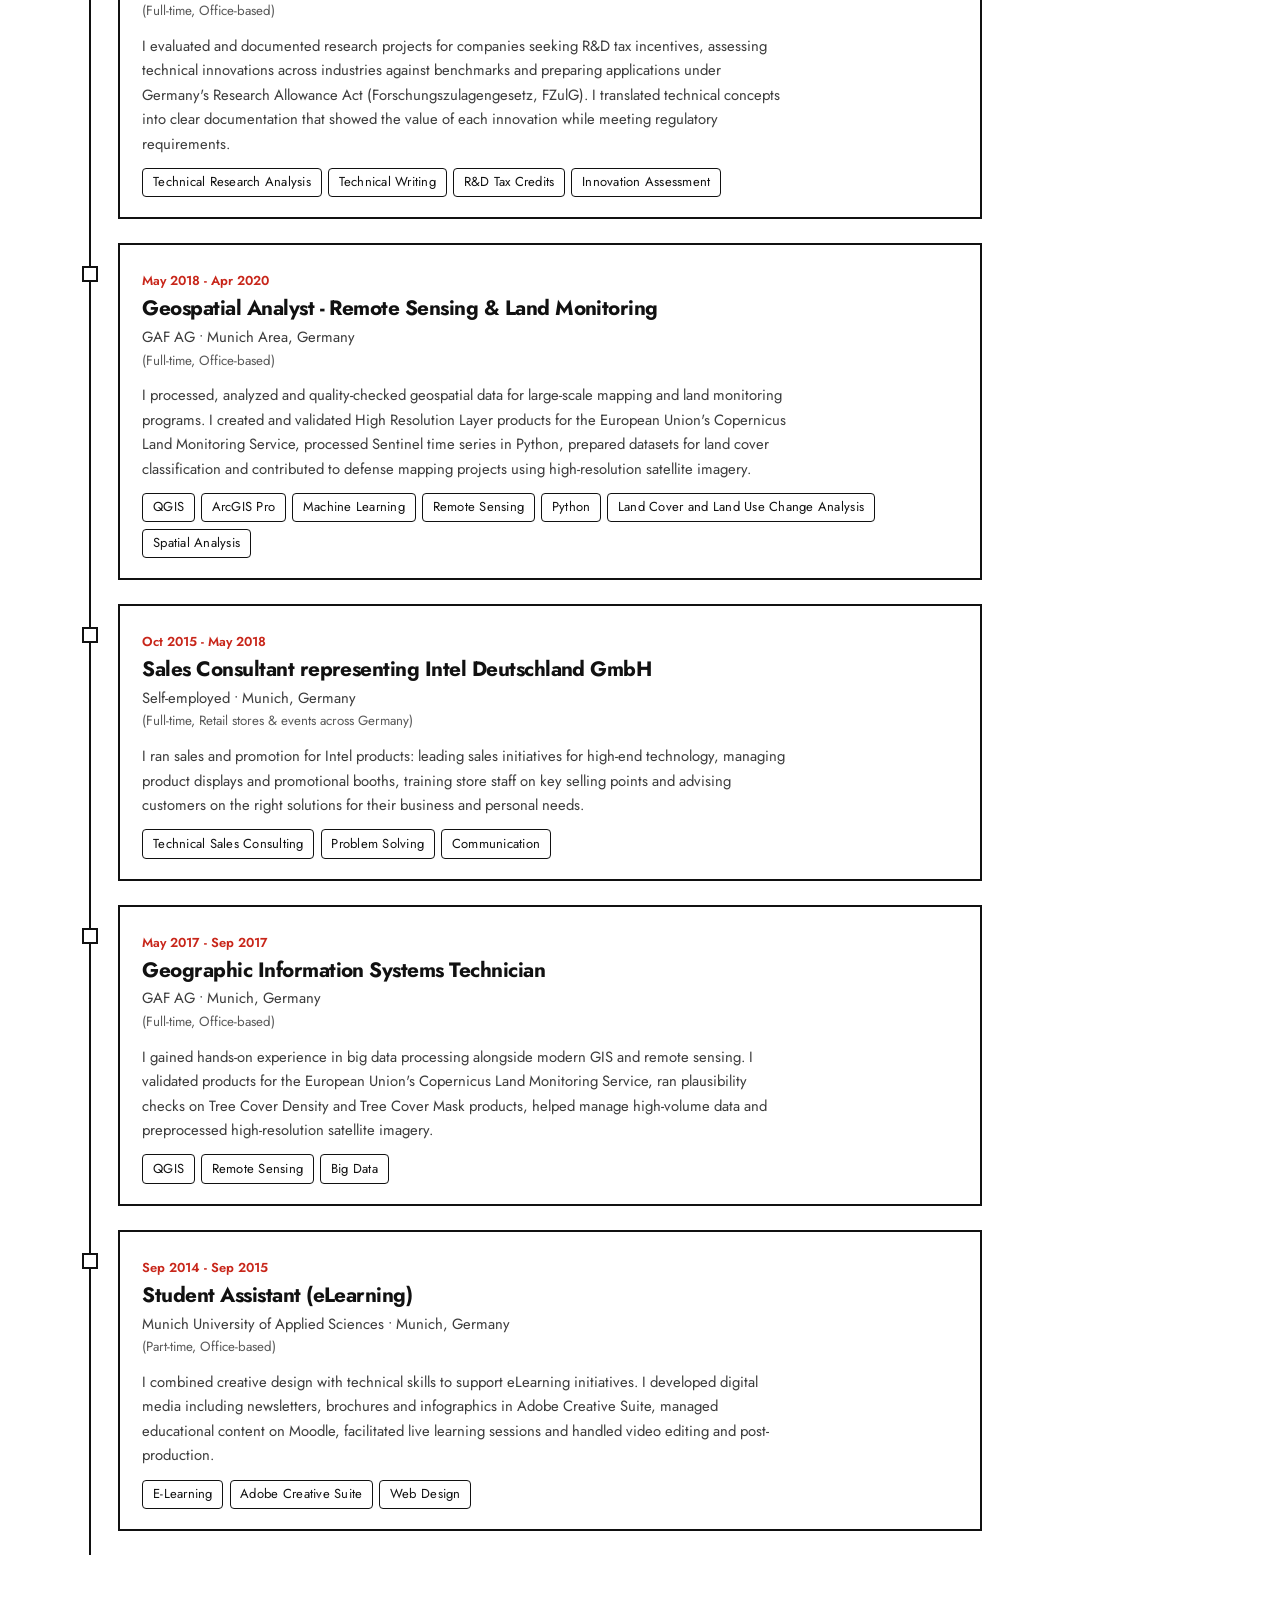
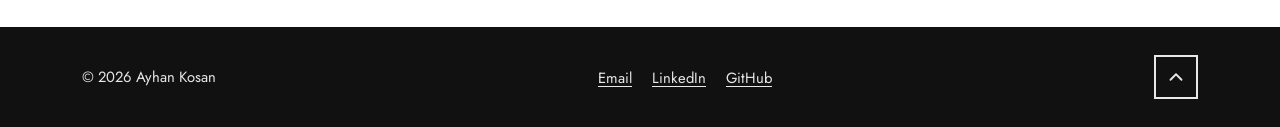
<file: resume.html>
<!DOCTYPE html>
<html lang="en">
<head>
  <meta charset="UTF-8">
  <meta name="viewport" content="width=device-width, initial-scale=1">
  <title>Resume — Ayhan Kosan</title>
  <meta name="description" content="Professional experience, education and skills of Ayhan Kosan.">
  <link rel="preconnect" href="https://fonts.googleapis.com">
  <link rel="preconnect" href="https://fonts.gstatic.com" crossorigin>
  <link rel="stylesheet" href="https://fonts.googleapis.com/css2?family=Inter:wght@400;500;600;700&amp;family=Jost:wght@400;500;600;700&amp;display=swap">
  <link rel="stylesheet" href="style.css">
  <link rel="stylesheet" href="theme-bauhaus.css">
  <script>document.documentElement.classList.add('js');</script>
  <script src="site.js" defer></script>

</head>
<body id="top">
  <a class="skip-link" href="#main">Skip to main content</a>

  <header class="site-header">
    <nav class="container nav-bar" aria-label="Main">
      <a class="site-logo" href="index.html"><span class="logo-first">Ayhan</span><span class="logo-last">Kosan</span></a>
      <button class="nav-toggle" type="button" aria-expanded="false" aria-controls="primary-menu" aria-label="Menu">
        <span class="nav-toggle-bars" aria-hidden="true"></span>
      </button>
      <ul class="nav-menu" id="primary-menu">
        <li><a href="index.html#work">Work</a></li>
        <li><a href="index.html#projects">Projects</a></li>
        <li><a href="index.html#experience">Experience</a></li>
        <li><a href="index.html#toolkit">Toolkit</a></li>
        <li><a href="resume.html" aria-current="page">Resume</a></li>
        <li class="nav-cta"><a href="index.html#contact">Get in touch</a></li>
      </ul>
    </nav>
  </header>

  <!-- RESUME SECTION -  -->
  <main id="main" tabindex="-1">
  <section class="resume-section" aria-labelledby="resume-title">
    <div class="container">
      <div class="resume-header">
        <h1 id="resume-title">Resume</h1>
        <p class="eyebrow" style="margin:0">Research data analyst · GIS</p>
        <p>Broadband and utility infrastructure, remote sensing and GIS, from fiber network planning in Germany to statewide broadband data in California.</p>
      </div>
      
      <div class="resume-tabs" role="tablist" aria-label="Resume sections">
        <button class="tab-btn active" type="button" role="tab" id="tab-experience" aria-selected="true" aria-controls="experience" data-hash="experience">Experience</button>
        <button class="tab-btn" type="button" role="tab" id="tab-education" aria-selected="false" aria-controls="education" tabindex="-1" data-hash="education">Education</button>
        <button class="tab-btn" type="button" role="tab" id="tab-skills" aria-selected="false" aria-controls="skills" tabindex="-1" data-hash="skills">Skills</button>
      </div>
      
      <!-- EXPERIENCE TAB - mo -->
      <div id="experience" class="tab-content" role="tabpanel" aria-labelledby="tab-experience" tabindex="0">
        <h2 class="section-title">Professional Experience</h2>
        
        <div class="timeline">
          <div class="timeline-item is-current">
            <div class="timeline-content">
              <div class="timeline-date">Sep 2025 - Present</div>
              <h3 class="timeline-title">Research Data Analyst</h3>
              <div class="timeline-subtitle">California Public Utilities Commission • San Francisco, California</div>
              <p class="timeline-description">I analyze where broadband service exists and where it is still missing across California, using the FCC Broadband Serviceable Location Fabric. I prepare spatial data for the state's broadband grant programs, add demographic and poverty context to location data, and coordinate third-party consultants on the GIS work the team needs delivered.</p>
              <div class="timeline-tags">
                <span class="timeline-tag">ArcGIS Pro</span>
                <span class="timeline-tag">DuckDB</span>
                <span class="timeline-tag">Python</span>
                <span class="timeline-tag">FCC BDC</span>
                <span class="timeline-tag">Broadband Policy</span>
                <span class="timeline-tag">Consultant Coordination</span>
                <span class="timeline-tag">Census &amp; Demographic Data</span>
              </div>
            </div>
          </div>
          <!-- Career Break - SF  -->
          <div class="timeline-item left">
            <div class="timeline-content">
              <div class="timeline-date">Nov 2024 - Mar 2025</div>
              <h3 class="timeline-title">Career Break</h3>
              <div class="timeline-subtitle">San Francisco, California</div>
              <p class="timeline-description">I relocated from Munich, Germany to San Francisco, California, and have been authorized to work in the United States since March 2025.</p>
              <div class="timeline-tags">
              <span class="timeline-tag">Relocation</span>
              </div>
            </div>
          </div>
          
          <!-- MRK Media - fiber  -->
          <div class="timeline-item right">
            <div class="timeline-content">
              <div class="timeline-date">Jun 2023 - Nov 2024</div>
              <h3 class="timeline-title">Network Planner | Project Lead FTTx</h3>
              <div class="timeline-subtitle">MRK Media AG • Munich, Germany <span class="employment-type">(Full-time, Hybrid)</span></div>
              <p class="timeline-description">I planned and co-led a mid-sized infrastructure project delivering fiber-optic connectivity and internet access to end users. I designed fiber network capacities, used Python and Jupyter Notebooks to automate tasks, developed execution plans that met regulations, secured permits, prepared tender documents, managed property surveying and coordinated with stakeholders. I chose construction methods for specific terrain, calculated material requirements and wrote detailed construction specifications, and kept in regular contact with the client, the city's mayor, engineering teams and residents to keep the project aligned with requirements and expectations.</p>
              <div class="timeline-tags">
              <span class="timeline-tag">QGIS</span>
              <span class="timeline-tag">PostgreSQL</span>
              <span class="timeline-tag">Utility Network Design</span>
              <span class="timeline-tag">Fiber Optic Networks</span>
              <span class="timeline-tag">Project Management</span>
              <span class="timeline-tag">Construction Planning</span>
              </div>
            </div>
          </div>
          
          <!-- innoscripta - tax  -->
          <div class="timeline-item left">
            <div class="timeline-content">
              <div class="timeline-date">Dec 2022 - May 2023</div>
              <h3 class="timeline-title">Technical Project Manager</h3>
              <div class="timeline-subtitle">innoscripta AG • Munich, Germany <span class="employment-type">(Full-time, Office-based)</span></div>
              <p class="timeline-description">I evaluated and documented research projects for companies seeking R&amp;D tax incentives, assessing technical innovations across industries against benchmarks and preparing applications under Germany's Research Allowance Act (Forschungszulagengesetz, FZulG). I translated technical concepts into clear documentation that showed the value of each innovation while meeting regulatory requirements.</p>
              <div class="timeline-tags">
              <span class="timeline-tag">Technical Research Analysis</span>
              <span class="timeline-tag">Technical Writing</span>
              <span class="timeline-tag">R&D Tax Credits</span>
              <span class="timeline-tag">Innovation Assessment</span>
              </div>
            </div>
          </div>
          
          <!-- GAF Analyst -->
          <div class="timeline-item right">
            <div class="timeline-content">
              <div class="timeline-date">May 2018 - Apr 2020</div>
              <h3 class="timeline-title">Geospatial Analyst - Remote Sensing & Land Monitoring</h3>
              <div class="timeline-subtitle">GAF AG • Munich Area, Germany <span class="employment-type">(Full-time, Office-based)</span></div>
              <p class="timeline-description">I processed, analyzed and quality-checked geospatial data for large-scale mapping and land monitoring programs. I created and validated High Resolution Layer products for the European Union's Copernicus Land Monitoring Service, processed Sentinel time series in Python, prepared datasets for land cover classification and contributed to defense mapping projects using high-resolution satellite imagery.</p>
              <div class="timeline-tags">
              <span class="timeline-tag">QGIS</span>
              <span class="timeline-tag">ArcGIS Pro</span>
              <span class="timeline-tag">Machine Learning</span>
              <span class="timeline-tag">Remote Sensing</span>
              <span class="timeline-tag">Python</span>
              <span class="timeline-tag">Land Cover and Land Use Change Analysis</span>
              <span class="timeline-tag">Spatial Analysis</span>
              </div>
            </div>
          </div>
          
          <!-- Intel  -->
          <div class="timeline-item left">
            <div class="timeline-content">
              <div class="timeline-date">Oct 2015 - May 2018</div>
              <h3 class="timeline-title">Sales Consultant representing Intel Deutschland GmbH</h3>
              <div class="timeline-subtitle">Self-employed • Munich, Germany <span class="employment-type">(Full-time, Retail stores & events across Germany)</span></div>
              <p class="timeline-description">I ran sales and promotion for Intel products: leading sales initiatives for high-end technology, managing product displays and promotional booths, training store staff on key selling points and advising customers on the right solutions for their business and personal needs.</p>
              <div class="timeline-tags">
              <span class="timeline-tag">Technical Sales Consulting</span>
              <span class="timeline-tag">Problem Solving</span>
              <span class="timeline-tag">Communication</span>
              </div>
            </div>
          </div>
          
          <!-- G -->
          <div class="timeline-item right">
            <div class="timeline-content">
              <div class="timeline-date">May 2017 - Sep 2017</div>
              <h3 class="timeline-title">Geographic Information Systems Technician</h3>
              <div class="timeline-subtitle">GAF AG • Munich, Germany <span class="employment-type">(Full-time, Office-based)</span></div>
              <p class="timeline-description">I gained hands-on experience in big data processing alongside modern GIS and remote sensing. I validated products for the European Union's Copernicus Land Monitoring Service, ran plausibility checks on Tree Cover Density and Tree Cover Mask products, helped manage high-volume data and preprocessed high-resolution satellite imagery.</p>
              <div class="timeline-tags">
              <span class="timeline-tag">QGIS</span>
              <span class="timeline-tag">Remote Sensing</span>
              <span class="timeline-tag">Big Data</span>
              </div>
            </div>
          </div>
          
          <!--  -->
          <div class="timeline-item left">
            <div class="timeline-content">
              <div class="timeline-date">Sep 2014 - Sep 2015</div>
              <h3 class="timeline-title">Student Assistant (eLearning)</h3>
              <div class="timeline-subtitle">Munich University of Applied Sciences • Munich, Germany <span class="employment-type">(Part-time, Office-based)</span></div>
              <p class="timeline-description">I combined creative design with technical skills to support eLearning initiatives. I developed digital media including newsletters, brochures and infographics in Adobe Creative Suite, managed educational content on Moodle, facilitated live learning sessions and handled video editing and post-production.</p>
              <div class="timeline-tags">
              <span class="timeline-tag">E-Learning</span>
              <span class="timeline-tag">Adobe Creative Suite</span>
              <span class="timeline-tag">Web Design</span>
              </div>
            </div>
          </div>
        </div>
      </div>
      
      <!-- EDUCATION TAB - most recent f? -->
      <div id="education" class="tab-content" role="tabpanel" aria-labelledby="tab-education" tabindex="0" hidden>
        <h2 class="section-title">Education & Training</h2>
        
        <div class="timeline">
          <!-- Masters ! -->
          <div class="timeline-item left">
            <div class="timeline-content">
              <div class="timeline-date">Mar 2020 - Feb 2023</div>
              <h3 class="timeline-title">Master of Science in Geography: Global Change - Regional Sustainability</h3>
              <div class="timeline-subtitle">University of Innsbruck • Austria</div>
              <p class="timeline-description">Master thesis: "Mapping Peatlands in the European Alps: A Google Earth Engine processing approach using Sentinel Data and Machine Learning Algorithms"</p>
              <p class="timeline-description">
                <strong>Key Focus Areas:</strong> Global Change & Sustainability, Geoinformatics, Remote Sensing, Mountain Ecosystems, Natural Hazards, Python Programming, Field Research Methods, Spatial Analysis, Hydrology, UAV Applications
              </p>
              <div class="timeline-tags">
              <span class="timeline-tag">Remote Sensing</span>
              <span class="timeline-tag">Google Earth Engine</span>
              <span class="timeline-tag">Python</span>
              <span class="timeline-tag">JavaScript</span>
              <span class="timeline-tag">Machine Learning</span>
              <span class="timeline-tag">Natural Hazards</span>
              <span class="timeline-tag">Hydrology</span>
              <span class="timeline-tag">Spatial Analysis</span>
              <span class="timeline-tag">UAV Applications</span>
              <span class="timeline-tag">Geoinformatics</span>
              <span class="timeline-tag">Sustainability</span>
              </div>
            </div>
          </div>
          
          <!-- Bachelors -  -->
          <div class="timeline-item right">
            <div class="timeline-content">
              <div class="timeline-date">Oct 2012 - Mar 2018</div>
              <h3 class="timeline-title">Bachelor of Engineering in Cartography | Geomedia Technology</h3>
              <div class="timeline-subtitle">Munich University of Applied Sciences • Germany</div>
              <p class="timeline-description">Bachelor thesis: "Classification of hop cultivation areas through use of remote sensing data, ATKIS and INVEKOS data for map updating"</p>
              <p class="timeline-description">
                <strong>Key Focus Areas:</strong> Geomedia Technology, Cartography & Map Design, GIS, Remote Sensing, 3D Visualization, Interactive Cartography, Geoinformatics, Geodatabases, Multimedia, Thematic Cartography, Georeference Systems, Environmental Geography
              </p>
              <div class="timeline-tags">
              <span class="timeline-tag">GIS Analysis</span>
              <span class="timeline-tag">Remote Sensing</span>
              <span class="timeline-tag">Cartography</span>
              <span class="timeline-tag">3D Visualization</span>
              <span class="timeline-tag">Geodatabases</span>
              <span class="timeline-tag">Interactive Cartography</span>
              <span class="timeline-tag">ArcGIS Pro</span>
              <span class="timeline-tag">ArcGIS Online</span>
              <span class="timeline-tag">QGIS</span>
              <span class="timeline-tag">Adobe Creative Suite</span>
              <span class="timeline-tag">Geoinformatics</span>
              <span class="timeline-tag">Multimedia</span>
              </div>
            </div>
          </div>
        </div>
      </div>
      
      <!-- SKILLS TAB - organize by category, keep updating! -->
      <div id="skills" class="tab-content" role="tabpanel" aria-labelledby="tab-skills" tabindex="0" hidden>
        <h2 class="section-title">Skills &amp; Expertise</h2>

        <ol class="strengths">
          <li>
            <span class="strength-num" aria-hidden="true">01</span>
            <h3>Broadband &amp; utility data</h3>
            <p>Broadband location and grant program data; fiber network planning and construction.</p>
          </li>
          <li>
            <span class="strength-num" aria-hidden="true">02</span>
            <h3>Spatial data pipelines</h3>
            <p>Python, DuckDB and SQL workflows that join national datasets to census geographies and rerun when data changes.</p>
          </li>
          <li>
            <span class="strength-num" aria-hidden="true">03</span>
            <h3>Remote sensing</h3>
            <p>European Union Copernicus land monitoring; Sentinel-1/2 analysis and machine learning in Google Earth Engine.</p>
          </li>
          <li>
            <span class="strength-num" aria-hidden="true">04</span>
            <h3>Clear communication</h3>
            <p>Maps, reports and documentation that make technical results usable for non-specialists.</p>
          </li>
        </ol>

        <div class="skill-groups">
          <section class="skill-group" aria-labelledby="sg-gis">
            <h3 id="sg-gis">GIS &amp; cartography</h3>
            <ul class="skill-list">
              <li><span class="skill-name">ArcGIS Pro &amp; ArcPy</span></li>
              <li><span class="skill-name">ArcGIS Online</span></li>
              <li><span class="skill-name">QGIS</span></li>
              <li><span class="skill-name">Cartographic &amp; thematic map design</span></li>
              <li><span class="skill-name">Geodatabases &amp; GeoPackage</span></li>
              <li><span class="skill-name">ERDAS Imagine, GRASS GIS</span></li>
            </ul>
          </section>
          <section class="skill-group" aria-labelledby="sg-data">
            <h3 id="sg-data">Data &amp; programming</h3>
            <ul class="skill-list">
              <li><span class="skill-name">Python: pandas, NumPy, GDAL, Rasterio</span></li>
              <li><span class="skill-name">DuckDB &amp; SQL</span></li>
              <li><span class="skill-name">PostgreSQL / PostGIS</span></li>
              <li><span class="skill-name">Jupyter notebooks &amp; reproducible pipelines</span></li>
              <li><span class="skill-name">scikit-learn: Random Forest, SVM</span></li>
              <li><span class="skill-name">JavaScript: Leaflet, D3, Mapbox GL</span></li>
            </ul>
          </section>
          <section class="skill-group" aria-labelledby="sg-eo">
            <h3 id="sg-eo">Remote sensing &amp; environment</h3>
            <ul class="skill-list">
              <li><span class="skill-name">Google Earth Engine</span></li>
              <li><span class="skill-name">Sentinel-1 SAR &amp; Sentinel-2 time series</span></li>
              <li><span class="skill-name">Land cover classification &amp; change detection</span></li>
              <li><span class="skill-name">Natural hazards: flood, wildfire, drought</span></li>
              <li><span class="skill-name">Hydrological modeling</span></li>
              <li><span class="skill-name">LiDAR &amp; UAV mapping</span></li>
            </ul>
          </section>
          <section class="skill-group" aria-labelledby="sg-infra">
            <h3 id="sg-infra">Infrastructure &amp; policy data</h3>
            <ul class="skill-list">
              <li><span class="skill-name">FCC Broadband Data Collection &amp; Fabric</span></li>
              <li><span class="skill-name">Broadband grant programs</span></li>
              <li><span class="skill-name">Census &amp; demographic data (ACS, CA DOF)</span></li>
              <li><span class="skill-name">Fiber / FTTx network design</span></li>
              <li><span class="skill-name">Permits, tenders &amp; construction specs</span></li>
              <li><span class="skill-name">EU Copernicus Land Monitoring products</span></li>
            </ul>
          </section>
          <section class="skill-group" aria-labelledby="sg-delivery">
            <h3 id="sg-delivery">Delivery &amp; communication</h3>
            <ul class="skill-list">
              <li><span class="skill-name">Project management</span></li>
              <li><span class="skill-name">Stakeholder &amp; resident communication</span></li>
              <li><span class="skill-name">Technical writing &amp; documentation</span></li>
              <li><span class="skill-name">Consultant &amp; vendor coordination</span></li>
              <li><span class="skill-name">Data visualization</span></li>
              <li><span class="skill-name">Intercultural teams</span></li>
            </ul>
          </section>
        </div>
      </div>
    </div>
  </section>
  </main>
  
  <footer class="site-footer">
    <div class="container">
      <p>&copy; <span data-current-year>2026</span> Ayhan Kosan</p>
      <ul class="footer-links" aria-label="Contact">
        <li><a href="mailto:ayhanxkosan@gmail.com">Email</a></li>
        <li><a href="https://linkedin.com/in/ayhan-kosan">LinkedIn</a></li>
        <li><a href="https://github.com/ayhankosan">GitHub</a></li>
      </ul>
      <a href="#top" class="back-to-top" aria-label="Back to top">
        <svg aria-hidden="true" focusable="false" width="22" height="22" viewBox="0 0 24 24" fill="none" stroke="currentColor" stroke-width="2" stroke-linecap="round" stroke-linejoin="round"><path d="M18 15l-6-6-6 6"/></svg>
      </a>
    </div>
  </footer>
</body>
</html>
</file>
<file: style.css>
/* ==========================================================================
   Ayhan Kosan — portfolio
   "Map studio" theme: dark basemap surfaces, amber highlights, cyan network
   lines. Mobile-first, WCAG 2.1 AA: every text color meets 4.5:1 on the
   surface it is used on.
   ========================================================================== */

:root {
  /* Surfaces (dark basemap) */
  --bg: #0a1020;
  --bg-raised: #0f1729;
  --surface: #131d33;
  --surface-2: #18243f;
  --line: #24324f;
  --line-strong: #33466d;

  /* Text */
  --text: #e7edf7;          /* 15.9:1 on --bg */
  --text-muted: #a9b6cc;    /* 8.6:1 on --bg, 7.4:1 on --surface */
  --text-dim: #8696b2;      /* 5.9:1 on --bg, 5.1:1 on --surface */

  /* Accents */
  --amber: #f5b335;         /* 10.4:1 on --bg */
  --amber-strong: #ffc85a;
  --cyan: #4fd1e8;          /* 10.9:1 on --bg */
  --cyan-soft: rgba(79, 209, 232, 0.12);
  --amber-soft: rgba(245, 179, 53, 0.12);
  --green: #5ee0a0;

  /* Aliases kept for older page styles */
  --primary-color: var(--amber);
  --primary-hover: var(--amber-strong);
  --primary-soft: var(--amber-soft);
  --dark-color: var(--text);
  --text-color: var(--text);
  --secondary-color: var(--text-muted);
  --border-color: var(--line);
  --body-color: var(--bg);
  --light-color: var(--surface);
  --footer-bg: #070b16;
  --shadow: 0 10px 30px rgba(0, 0, 0, 0.35);
  --transition: 0.2s ease;

  /* Type */
  --font-sans: 'Inter', system-ui, -apple-system, 'Segoe UI', Roboto, Arial, sans-serif;
  --font-display: 'Space Grotesk', 'Inter', system-ui, sans-serif;
  --font-mono: 'JetBrains Mono', ui-monospace, SFMono-Regular, Menlo, Consolas, monospace;
  --step--1: clamp(0.875rem, 0.85rem + 0.1vw, 0.925rem);
  --step-0: clamp(1rem, 0.97rem + 0.15vw, 1.0625rem);
  --step-1: clamp(1.125rem, 1.07rem + 0.3vw, 1.3rem);
  --step-2: clamp(1.35rem, 1.2rem + 0.7vw, 1.8rem);
  --step-3: clamp(1.75rem, 1.4rem + 1.5vw, 2.6rem);
  --step-4: clamp(2.3rem, 1.6rem + 3.2vw, 4.25rem);

  /* Layout */
  --container: 1180px;
  --gutter: clamp(1rem, 0.6rem + 2vw, 2rem);
  --header-h: 68px;
  --radius-sm: 6px;
  --radius: 12px;
  --radius-lg: 18px;
}

/* --------------------------------------------------------------------------
   Base
   -------------------------------------------------------------------------- */
*, *::before, *::after { box-sizing: border-box; }
* { margin: 0; }

html {
  -webkit-text-size-adjust: 100%;
  text-size-adjust: 100%;
  scroll-padding-top: calc(var(--header-h) + 16px);
  color-scheme: dark;
}

@media (prefers-reduced-motion: no-preference) {
  html { scroll-behavior: smooth; }
}

body {
  font-family: var(--font-sans);
  font-size: var(--step-0);
  line-height: 1.65;
  color: var(--text);
  background-color: var(--bg);
  overflow-x: hidden;
  min-height: 100vh;
  display: flex;
  flex-direction: column;
}

/* Faint map grid across the whole page */
body::before {
  content: '';
  position: fixed;
  inset: 0;
  z-index: -1;
  pointer-events: none;
  background-image:
    linear-gradient(rgba(79, 209, 232, 0.035) 1px, transparent 1px),
    linear-gradient(90deg, rgba(79, 209, 232, 0.035) 1px, transparent 1px);
  background-size: 64px 64px;
}

main { flex: 1 0 auto; }

img, svg, video, canvas { display: block; max-width: 100%; }
img { height: auto; }

h1, h2, h3, h4 {
  font-family: var(--font-display);
  line-height: 1.15;
  color: var(--text);
  font-weight: 700;
  letter-spacing: -0.02em;
  overflow-wrap: break-word;
}

h1 { font-size: var(--step-4); }
h2 { font-size: var(--step-3); }
h3 { font-size: var(--step-1); letter-spacing: -0.01em; }
h4 { font-size: var(--step-0); }

p, li { max-width: 72ch; }
ul, ol { padding-left: 1.25rem; }
strong { font-weight: 600; color: var(--text); }

a {
  color: var(--cyan);
  text-decoration: underline;
  text-decoration-thickness: 1px;
  text-underline-offset: 0.2em;
  transition: color var(--transition);
}

a:hover { color: #8be4f3; text-decoration-thickness: 2px; }

:focus { outline: none; }
:focus-visible {
  outline: 3px solid var(--amber);
  outline-offset: 3px;
  border-radius: 4px;
}

::selection { background: var(--amber); color: #0a1020; }

button { font: inherit; }

.container {
  width: 100%;
  max-width: var(--container);
  margin-inline: auto;
  padding-inline: var(--gutter);
}

.visually-hidden {
  position: absolute !important;
  width: 1px !important; height: 1px !important;
  padding: 0 !important; margin: -1px !important;
  overflow: hidden !important;
  clip: rect(0, 0, 0, 0) !important;
  white-space: nowrap !important;
  border: 0 !important;
}

.skip-link {
  position: absolute;
  left: 1rem;
  top: -100px;
  z-index: 2000;
  background: var(--amber);
  color: #0a1020;
  padding: 0.75rem 1.25rem;
  border-radius: var(--radius-sm);
  font-weight: 700;
  text-decoration: none;
}
.skip-link:focus { top: 0.75rem; color: #0a1020; }

.mono {
  font-family: var(--font-mono);
  font-size: 0.8125rem;
  letter-spacing: 0.04em;
}

.eyebrow {
  display: inline-flex;
  align-items: center;
  gap: 0.6rem;
  font-family: var(--font-mono);
  font-size: 0.8125rem;
  font-weight: 500;
  letter-spacing: 0.12em;
  text-transform: uppercase;
  color: var(--amber);
  margin-bottom: 1rem;
}

.eyebrow::before {
  content: '';
  width: 28px;
  height: 2px;
  background: currentColor;
}

/* --------------------------------------------------------------------------
   Buttons
   -------------------------------------------------------------------------- */
.btn {
  display: inline-flex;
  align-items: center;
  justify-content: center;
  gap: 0.55rem;
  min-height: 48px;
  padding: 0.75rem 1.4rem;
  border-radius: var(--radius-sm);
  border: 1px solid transparent;
  font-weight: 600;
  font-size: var(--step-0);
  line-height: 1.2;
  text-decoration: none;
  cursor: pointer;
  transition: background-color var(--transition), color var(--transition), border-color var(--transition), transform var(--transition);
}

.btn svg { flex-shrink: 0; }

.btn-primary, .primary-btn {
  background-color: var(--amber);
  color: #0a1020;
}
.btn-primary:hover, .primary-btn:hover { background-color: var(--amber-strong); color: #0a1020; }

.btn-outline, .btn-light {
  background-color: rgba(10, 16, 32, 0.4);
  color: var(--text);
  border-color: var(--line-strong);
}
.btn-outline:hover, .btn-light:hover {
  border-color: var(--cyan);
  color: var(--cyan);
}

.btn:focus-visible { outline: 3px solid var(--cyan); outline-offset: 3px; }

@media (prefers-reduced-motion: no-preference) {
  .btn:hover { transform: translateY(-2px); }
}

/* --------------------------------------------------------------------------
   Header & navigation
   -------------------------------------------------------------------------- */
.site-header {
  position: sticky;
  top: 0;
  z-index: 1000;
  background-color: rgba(10, 16, 32, 0.92);
  border-bottom: 1px solid transparent;
  transition: border-color var(--transition), background-color var(--transition);
}

@supports ((-webkit-backdrop-filter: blur(8px)) or (backdrop-filter: blur(8px))) {
  .site-header {
    background-color: rgba(10, 16, 32, 0.72);
    -webkit-backdrop-filter: saturate(140%) blur(12px);
    backdrop-filter: saturate(140%) blur(12px);
  }
}

.site-header.is-scrolled { border-bottom-color: var(--line); }

.nav-bar {
  display: flex;
  align-items: center;
  justify-content: space-between;
  gap: 1rem;
  min-height: var(--header-h);
}

.site-logo {
  display: inline-flex;
  align-items: center;
  gap: 0.65rem;
  min-height: 44px;
  font-family: var(--font-display);
  font-size: 1.15rem;
  font-weight: 700;
  color: var(--text);
  text-decoration: none;
  letter-spacing: -0.01em;
}
.site-logo:hover { color: var(--text); }

/* Wordmark: first name bold, surname light, amber end mark */
.site-logo { gap: 0.4rem; font-size: clamp(1.3rem, 1.15rem + 0.5vw, 1.55rem); letter-spacing: -0.03em; }
.logo-first { font-weight: 700; }
.logo-last { font-weight: 500; color: var(--text-muted); }
.logo-last::after {
  content: '';
  display: inline-block;
  width: 0.4em;
  height: 0.4em;
  margin-left: 0.15em;
  background: var(--amber);
  border-radius: 50%;
  transition: transform var(--transition);
}
.site-logo:hover .logo-last::after { transform: scale(1.35); }

.logo-mark {
  display: inline-flex;
  width: 34px;
  height: 34px;
  color: var(--amber);
  transition: color var(--transition);
}
.logo-mark svg { width: 100%; height: 100%; }

.nav-menu {
  list-style: none;
  padding: 0;
  margin: 0;
  display: flex;
  align-items: center;
  gap: 0.15rem;
}
.nav-menu li { max-width: none; }

.nav-menu a {
  display: inline-flex;
  align-items: center;
  min-height: 44px;
  padding: 0.5rem 0.8rem;
  border-radius: var(--radius-sm);
  color: var(--text-muted);
  font-size: 0.95rem;
  font-weight: 500;
  text-decoration: none;
}
.nav-menu a:hover { color: var(--text); background: rgba(255, 255, 255, 0.04); }
.nav-menu a[aria-current="page"] { color: var(--amber); }

.nav-menu .nav-cta a {
  margin-left: 0.5rem;
  color: #0a1020;
  background: var(--amber);
  font-weight: 600;
}
.nav-menu .nav-cta a:hover { background: var(--amber-strong); color: #0a1020; }

.nav-toggle {
  display: none;
  align-items: center;
  justify-content: center;
  width: 48px;
  height: 48px;
  padding: 0;
  border: 1px solid var(--line-strong);
  border-radius: var(--radius-sm);
  background: var(--surface);
  color: var(--text);
  cursor: pointer;
}

.nav-toggle-bars, .nav-toggle-bars::before, .nav-toggle-bars::after {
  display: block;
  width: 22px;
  height: 2px;
  border-radius: 2px;
  background-color: currentColor;
  transition: transform var(--transition), background-color var(--transition);
}
.nav-toggle-bars { position: relative; }
.nav-toggle-bars::before, .nav-toggle-bars::after { content: ''; position: absolute; left: 0; }
.nav-toggle-bars::before { top: -7px; }
.nav-toggle-bars::after { top: 7px; }
.nav-toggle[aria-expanded="true"] .nav-toggle-bars { background-color: transparent; }
.nav-toggle[aria-expanded="true"] .nav-toggle-bars::before { transform: translateY(7px) rotate(45deg); }
.nav-toggle[aria-expanded="true"] .nav-toggle-bars::after { transform: translateY(-7px) rotate(-45deg); }

@media (max-width: 860px) {
  .js .nav-toggle { display: inline-flex; }

  .js .nav-menu {
    position: absolute;
    top: 100%;
    left: 0;
    right: 0;
    flex-direction: column;
    align-items: stretch;
    gap: 0;
    padding: 0.5rem var(--gutter) 1.25rem;
    background: var(--bg-raised);
    border-bottom: 1px solid var(--line);
    box-shadow: 0 20px 40px rgba(0, 0, 0, 0.45);
    visibility: hidden;
    opacity: 0;
    transform: translateY(-8px);
    transition: opacity var(--transition), transform var(--transition), visibility 0s linear 0.2s;
  }

  .js .nav-menu.is-open {
    visibility: visible;
    opacity: 1;
    transform: none;
    transition: opacity var(--transition), transform var(--transition), visibility 0s;
  }

  .js .nav-menu a {
    width: 100%;
    padding: 0.9rem 0.25rem;
    border-bottom: 1px solid var(--line);
    border-radius: 0;
    font-size: var(--step-1);
    color: var(--text);
  }

  .js .nav-menu .nav-cta a {
    margin: 1rem 0 0;
    justify-content: center;
    border-radius: var(--radius-sm);
    border-bottom: 0;
    color: #0a1020;
  }

  html:not(.js) .nav-bar { flex-wrap: wrap; padding-block: 0.5rem; }
  html:not(.js) .nav-menu { flex-wrap: wrap; }
}

/* --------------------------------------------------------------------------
   Hero
   -------------------------------------------------------------------------- */
.hero {
  position: relative;
  isolation: isolate;
  overflow: hidden;
  padding-block: clamp(4rem, 9vw, 7.5rem) clamp(3.5rem, 7vw, 6rem);
  border-bottom: 1px solid var(--line);
  background:
    radial-gradient(ellipse 70% 60% at 75% 35%, rgba(79, 209, 232, 0.10), transparent 70%),
    radial-gradient(ellipse 50% 50% at 15% 85%, rgba(245, 179, 53, 0.07), transparent 70%),
    var(--bg);
}

.hero-shapes { display: none; }

.hero-map {
  position: absolute;
  inset: 0;
  z-index: -1;
  width: 100%;
  height: 100%;
  opacity: 0.9;
}

.hero-map .contour { fill: none; stroke: rgba(169, 182, 204, 0.09); stroke-width: 1; }
.hero-map .edge { fill: none; stroke: rgba(79, 209, 232, 0.35); stroke-width: 1.2; }
.hero-map .edge-main { stroke: rgba(245, 179, 53, 0.55); stroke-width: 1.6; }
.hero-map .node { fill: var(--bg); stroke: var(--cyan); stroke-width: 1.5; }
.hero-map .hub { fill: var(--amber); }
.hero-map .pulse { fill: none; stroke: var(--amber); stroke-width: 1.2; opacity: 0; }

@media (prefers-reduced-motion: no-preference) {
  .hero-map .edge-main {
    stroke-dasharray: 6 10;
    animation: flow 2.8s linear infinite;
  }
  .hero-map .pulse {
    transform-box: fill-box;
    transform-origin: center;
    animation: pulse 3.2s ease-out infinite;
  }
  .hero-map .pulse.delay { animation-delay: 1.6s; }
}

@keyframes flow { to { stroke-dashoffset: -32; } }
@keyframes pulse {
  0% { opacity: 0.8; transform: scale(0.4); }
  100% { opacity: 0; transform: scale(2.6); }
}

.hero-grid {
  display: grid;
  gap: clamp(2rem, 5vw, 3.5rem);
  align-items: center;
}

.hero h1 {
  margin-bottom: 1.25rem;
  max-width: 16ch;
}

.hero h1 .accent { color: var(--amber); }

.hero-lead {
  font-size: var(--step-1);
  line-height: 1.6;
  color: var(--text-muted);
  max-width: 58ch;
  margin-bottom: 2rem;
}

.hero-lead strong { color: var(--text); font-weight: 600; }

.hero-actions {
  display: flex;
  flex-wrap: wrap;
  gap: 0.75rem;
}

/* "Map legend" style info panel */
.hud {
  position: relative;
  background: rgba(15, 23, 41, 0.82);
  border: 1px solid var(--line-strong);
  border-radius: var(--radius);
  padding: 1.25rem 1.35rem;
  box-shadow: var(--shadow);
  -webkit-backdrop-filter: blur(6px);
  backdrop-filter: blur(6px);
}

.hud::before, .hud::after {
  content: '';
  position: absolute;
  width: 14px;
  height: 14px;
  border: 2px solid var(--amber);
}
.hud::before { top: -1px; left: -1px; border-right: 0; border-bottom: 0; border-top-left-radius: var(--radius); }
.hud::after { bottom: -1px; right: -1px; border-left: 0; border-top: 0; border-bottom-right-radius: var(--radius); }

.hud-title {
  font-family: var(--font-mono);
  font-size: 0.75rem;
  letter-spacing: 0.12em;
  text-transform: uppercase;
  color: var(--text-dim);
  margin-bottom: 0.85rem;
  display: flex;
  justify-content: space-between;
  gap: 1rem;
}

.hud-list {
  list-style: none;
  padding: 0;
  display: grid;
  gap: 0.85rem;
}

.hud-list li {
  display: grid;
  grid-template-columns: 14px 1fr;
  gap: 0.75rem;
  align-items: start;
  max-width: none;
  font-size: var(--step--1);
  color: var(--text-muted);
}

.hud-list .swatch {
  width: 14px;
  height: 14px;
  margin-top: 0.25rem;
  border-radius: 3px;
}
.swatch.amber { background: var(--amber); }
.swatch.cyan { background: var(--cyan); }
.swatch.line { background: transparent; border: 2px solid var(--cyan); border-radius: 50%; }
.swatch.green { background: var(--green); }

.hud-list strong { display: block; color: var(--text); font-weight: 600; font-size: var(--step-0); }

.hud-coords {
  margin-top: 1rem;
  padding-top: 0.85rem;
  border-top: 1px dashed var(--line-strong);
  font-family: var(--font-mono);
  font-size: 0.75rem;
  color: var(--text-dim);
  display: flex;
  justify-content: space-between;
  flex-wrap: wrap;
  gap: 0.5rem;
}

@media (min-width: 980px) {
  .hero-grid { grid-template-columns: minmax(0, 1.55fr) minmax(0, 1fr); }
}

@media (max-width: 480px) {
  .hero-actions .btn { width: 100%; }
}

/* Key figures */
.stats {
  border-bottom: 1px solid var(--line);
  background: var(--bg-raised);
}

.stats-list {
  list-style: none;
  padding: 0;
  display: grid;
  grid-template-columns: repeat(auto-fit, minmax(min(100%, 200px), 1fr));
}

.stats-list li {
  max-width: none;
  padding: 1.5rem 1.25rem;
  border-left: 1px solid var(--line);
}
.stats-list li:first-child { border-left: 0; }

.stat-value {
  display: block;
  font-family: var(--font-display);
  font-size: clamp(1.2rem, 1.05rem + 0.55vw, 1.5rem);
  text-wrap: balance;
  font-weight: 700;
  color: var(--amber);
  line-height: 1.1;
}

.stat-label {
  display: block;
  margin-top: 0.35rem;
  font-size: var(--step--1);
  color: var(--text-muted);
}

@media (max-width: 640px) {
  .stats-list { grid-template-columns: repeat(2, minmax(0, 1fr)); }
  .stats-list li { padding: 1.25rem 1rem; border-left: 0; border-top: 1px solid var(--line); }
  .stats-list li:nth-child(-n+2) { border-top: 0; }
  .stats-list li:nth-child(even) { border-left: 1px solid var(--line); }
}

@media (max-width: 979px) {
  .hero-map { opacity: 0.4; }
}

/* --------------------------------------------------------------------------
   Sections
   -------------------------------------------------------------------------- */
.section { padding-block: clamp(4rem, 8vw, 6.5rem); }
.section + .section { border-top: 1px solid var(--line); }
.section-raised { background: var(--bg-raised); }

.section-header {
  display: grid;
  gap: 0.75rem;
  margin-bottom: clamp(2rem, 5vw, 3.25rem);
  max-width: 760px;
}

.section-header .eyebrow { margin-bottom: 0; }

.section-title { font-size: var(--step-3); }

.section-lead {
  font-size: var(--step-1);
  color: var(--text-muted);
  max-width: 62ch;
}

.section-header-row {
  display: flex;
  flex-wrap: wrap;
  align-items: flex-end;
  justify-content: space-between;
  gap: 1rem 2rem;
  margin-bottom: clamp(2rem, 5vw, 3.25rem);
}
.section-header-row .section-header { margin-bottom: 0; }

/* Capabilities */
.capability-grid {
  list-style: none;
  padding: 0;
  display: grid;
  grid-template-columns: repeat(auto-fit, minmax(min(100%, 250px), 1fr));
  gap: 1px;
  background: var(--line);
  border: 1px solid var(--line);
  border-radius: var(--radius);
  overflow: hidden;
}

.capability {
  max-width: none;
  padding: 1.75rem 1.5rem;
  background: var(--bg);
  display: flex;
  flex-direction: column;
  gap: 0.75rem;
}

.capability-icon {
  width: 44px;
  height: 44px;
  display: grid;
  place-items: center;
  border-radius: 10px;
  background: var(--cyan-soft);
  color: var(--cyan);
}
.capability-icon svg { width: 24px; height: 24px; }

.capability h3 { font-size: var(--step-1); }
.capability p { color: var(--text-muted); font-size: var(--step--1); }

/* Chips / tags */
.chips, .project-card-tags {
  list-style: none;
  padding: 0;
  display: flex;
  flex-wrap: wrap;
  gap: 0.4rem;
}

.chips li, .project-card-tags li, .tag, .timeline-tag {
  display: inline-block;
  max-width: none;
  padding: 0.2rem 0.6rem;
  border: 1px solid var(--line-strong);
  border-radius: 4px;
  background: rgba(255, 255, 255, 0.02);
  color: var(--text-muted);
  font-family: var(--font-mono);
  font-size: 0.75rem;
  line-height: 1.6;
}

/* Current work */
.work-grid {
  display: grid;
  gap: clamp(1.5rem, 4vw, 3.5rem);
}

.work-grid .section-header { margin-bottom: 0; }

.focus-list {
  list-style: none;
  padding: 0;
  display: grid;
  border-top: 1px solid var(--line);
}

.focus-list li {
  max-width: none;
  display: grid;
  grid-template-columns: 3rem minmax(0, 1fr);
  gap: 1rem;
  padding: 1.25rem 0;
  border-bottom: 1px solid var(--line);
}

.focus-index {
  font-family: var(--font-mono);
  font-size: 0.8125rem;
  color: var(--amber);
  padding-top: 0.2rem;
}

.focus-list h3 { font-size: var(--step-1); }
.focus-list p { color: var(--text-muted); font-size: var(--step--1); margin-top: 0.3rem; }

@media (min-width: 960px) {
  .work-grid { grid-template-columns: minmax(0, 1fr) minmax(0, 1.1fr); align-items: start; }
}

/* Project cards */
.project-grid, .portfolio-grid {
  list-style: none;
  padding: 0;
  display: grid;
  grid-template-columns: repeat(auto-fill, minmax(min(100%, 320px), 1fr));
  gap: 1.25rem;
}

.project-card {
  position: relative;
  display: flex;
  flex-direction: column;
  max-width: none;
  height: 100%;
  background: var(--surface);
  border: 1px solid var(--line);
  border-radius: var(--radius);
  overflow: hidden;
  transition: border-color var(--transition), transform var(--transition);
}

.project-card:hover { border-color: var(--cyan); }
.project-card:focus-within { outline: 3px solid var(--amber); outline-offset: 3px; }

@media (prefers-reduced-motion: no-preference) {
  .project-card:hover, .project-card:focus-within { transform: translateY(-4px); }
  .project-card:hover .project-card-media img { transform: scale(1.04); }
}

.project-card-media {
  position: relative;
  aspect-ratio: 16 / 9;
  overflow: hidden;
  background: var(--surface-2);
}

.project-card-media::after {
  content: '';
  position: absolute;
  inset: 0;
  background: linear-gradient(180deg, transparent 50%, rgba(19, 29, 51, 0.85));
}

.project-card-media img {
  width: 100%;
  height: 100%;
  object-fit: cover;
  filter: saturate(0.9);
  transition: transform 0.4s ease;
}

.project-card-body {
  display: flex;
  flex-direction: column;
  flex: 1;
  gap: 0.6rem;
  padding: 1.25rem 1.35rem 1.4rem;
}

.project-card-kicker {
  font-family: var(--font-mono);
  font-size: 0.75rem;
  letter-spacing: 0.1em;
  text-transform: uppercase;
  color: var(--amber);
}

.project-card-title { font-size: var(--step-1); }
.project-card-title a { color: var(--text); text-decoration: none; }
.project-card-title a::after { content: ''; position: absolute; inset: 0; z-index: 1; }
.project-card-title a:focus-visible { outline: none; }

.project-card-text { color: var(--text-muted); font-size: var(--step--1); }

.project-card-cta {
  margin-top: auto;
  padding-top: 0.5rem;
  display: inline-flex;
  align-items: center;
  gap: 0.35rem;
  font-weight: 600;
  font-size: var(--step--1);
  color: var(--cyan);
}
.project-card-cta svg { transition: transform var(--transition); }
.project-card:hover .project-card-cta svg { transform: translateX(3px); }

/* Experience */
.experience-list {
  list-style: none;
  padding: 0;
  border-top: 1px solid var(--line);
}

.experience-item {
  max-width: none;
  display: grid;
  gap: 0.35rem 2rem;
  padding: 1.5rem 0;
  border-bottom: 1px solid var(--line);
}

.experience-when {
  font-family: var(--font-mono);
  font-size: 0.8125rem;
  color: var(--text-dim);
  padding-top: 0.2rem;
}

.experience-item.is-current .experience-when { color: var(--amber); }

.experience-role { font-size: var(--step-1); }
.experience-org { color: var(--text-muted); font-size: var(--step--1); margin-top: 0.15rem; }
.experience-desc { color: var(--text-muted); font-size: var(--step--1); margin-top: 0.6rem; }

@media (min-width: 760px) {
  .experience-item { grid-template-columns: 190px minmax(0, 1fr); }
}

/* Toolkit */
.toolkit-grid {
  display: grid;
  grid-template-columns: repeat(auto-fit, minmax(min(100%, 260px), 1fr));
  gap: 1.25rem;
}

.toolkit-group {
  padding: 1.5rem;
  background: var(--surface);
  border: 1px solid var(--line);
  border-radius: var(--radius);
}

.toolkit-group h3 {
  font-family: var(--font-mono);
  font-size: 0.8125rem;
  font-weight: 500;
  letter-spacing: 0.1em;
  text-transform: uppercase;
  color: var(--cyan);
  margin-bottom: 1rem;
}

.toolkit-group .chips li { color: var(--text); font-size: 0.8125rem; }

/* Education strip */
.education {
  margin-top: 1.25rem;
  display: grid;
  gap: 1.25rem;
  grid-template-columns: repeat(auto-fit, minmax(min(100%, 320px), 1fr));
}

.education-item {
  padding: 1.25rem 1.5rem;
  border: 1px dashed var(--line-strong);
  border-radius: var(--radius);
}

.education-item h3 { font-size: var(--step-0); }
.education-item p { color: var(--text-muted); font-size: var(--step--1); margin-top: 0.35rem; }

/* Contact band */
.contact-band {
  position: relative;
  overflow: hidden;
  padding: clamp(2rem, 5vw, 3.5rem);
  border: 1px solid var(--line-strong);
  border-radius: var(--radius-lg);
  background:
    radial-gradient(ellipse 60% 80% at 100% 0%, rgba(245, 179, 53, 0.14), transparent 60%),
    radial-gradient(ellipse 50% 70% at 0% 100%, rgba(79, 209, 232, 0.12), transparent 60%),
    var(--surface);
  display: grid;
  gap: 1.75rem;
}

.contact-band h2 { font-size: var(--step-3); max-width: 20ch; }
.contact-band p { color: var(--text-muted); font-size: var(--step-1); margin-top: 0.75rem; }

.contact-links {
  list-style: none;
  padding: 0;
  display: flex;
  flex-wrap: wrap;
  gap: 0.75rem;
}
.contact-links li { max-width: none; }

.contact-email {
  font-family: var(--font-mono);
  font-size: var(--step--1);
  color: var(--text-dim);
  margin-top: 0.75rem;
}

@media (min-width: 900px) {
  .contact-band { grid-template-columns: minmax(0, 1.4fr) auto; align-items: center; }
}

/* --------------------------------------------------------------------------
   Footer
   -------------------------------------------------------------------------- */
.site-footer {
  background-color: var(--footer-bg);
  border-top: 1px solid var(--line);
  color: var(--text-muted);
  padding-block: 1.75rem;
  margin-top: auto;
}

.site-footer .container {
  display: flex;
  flex-wrap: wrap;
  align-items: center;
  justify-content: space-between;
  gap: 1rem;
}

.site-footer p { margin: 0; font-size: var(--step--1); }

.footer-links {
  list-style: none;
  padding: 0;
  display: flex;
  flex-wrap: wrap;
  gap: 0.25rem 1.25rem;
}
.footer-links li { max-width: none; }

.site-footer a { color: var(--text-muted); font-size: var(--step--1); }
.site-footer a:hover { color: var(--amber); }

.back-to-top {
  display: inline-flex;
  align-items: center;
  justify-content: center;
  width: 44px;
  height: 44px;
  border-radius: var(--radius-sm);
  border: 1px solid var(--line-strong);
  color: var(--text);
  text-decoration: none;
}
.back-to-top:hover { border-color: var(--amber); color: var(--amber); }

/* --------------------------------------------------------------------------
   Project detail pages
   -------------------------------------------------------------------------- */
.project-detail { padding-block: clamp(2rem, 5vw, 3.5rem) clamp(3rem, 7vw, 5rem); }

.back-link {
  display: inline-flex;
  align-items: center;
  gap: 0.4rem;
  min-height: 44px;
  margin-bottom: 1rem;
  font-family: var(--font-mono);
  font-size: 0.8125rem;
  letter-spacing: 0.06em;
  text-transform: uppercase;
  color: var(--amber);
  text-decoration: none;
}
.back-link:hover { color: var(--amber-strong); text-decoration: underline; }

.page-title {
  font-size: var(--step-3);
  margin-bottom: 1.75rem;
  max-width: 28ch;
}

.project-info {
  display: grid;
  grid-template-columns: repeat(auto-fit, minmax(min(100%, 220px), 1fr));
  gap: 1rem 2rem;
  margin-bottom: clamp(2rem, 5vw, 3rem);
  padding: 1.25rem 1.5rem;
  background-color: var(--surface);
  border: 1px solid var(--line);
  border-radius: var(--radius);
  font-size: var(--step--1);
  color: var(--text);
}

.project-info > div { display: flex; flex-direction: column; gap: 0.2rem; }

.meta-label {
  font-family: var(--font-mono);
  font-size: 0.75rem;
  letter-spacing: 0.1em;
  text-transform: uppercase;
  color: var(--text-dim);
}

.project-description { max-width: 820px; }

.project-description h2 {
  font-size: var(--step-2);
  margin-top: clamp(2.25rem, 5vw, 3.25rem);
  margin-bottom: 1rem;
}
.project-description h2:first-child { margin-top: 0; }
.project-description h3 { margin-top: 1.5rem; margin-bottom: 0.5rem; }
.project-description p { margin-bottom: 1.15rem; color: #cfd8e6; }
.project-description ul { margin-bottom: 1.5rem; }
.project-description li { margin-bottom: 0.6rem; color: #cfd8e6; }
.project-description li::marker { color: var(--amber); }

.project-gallery {
  display: grid;
  gap: clamp(2rem, 5vw, 3rem);
  margin-block: 2rem;
}

.gallery-item { margin: 0; }
.gallery-item img {
  width: 100%;
  border-radius: var(--radius);
  border: 1px solid var(--line-strong);
  background: var(--surface);
}
.gallery-item > a { display: block; border-radius: var(--radius); }

.caption, figcaption {
  margin-top: 0.85rem;
  font-size: var(--step--1);
  line-height: 1.6;
  color: var(--text-muted);
  max-width: 72ch;
}

.caption .highlight { color: var(--amber); font-weight: 600; }

.inline-cta, .ext-link {
  display: inline-flex;
  align-items: center;
  gap: 0.35rem;
  font-weight: 600;
}

.caption .inline-cta { display: flex; width: fit-content; margin-top: 0.5rem; min-height: 44px; }

.project-link-cta { margin-block: 2rem; }

.callout {
  padding: 1.25rem 1.5rem;
  background: var(--surface);
  border: 1px solid var(--line);
  border-left: 3px solid var(--amber);
  border-radius: var(--radius-sm);
  margin-bottom: 2rem;
}
.callout h2, .callout h3 { font-size: var(--step-1); margin-bottom: 0.5rem; }
.callout p, .callout li { font-size: var(--step--1); color: var(--text-muted); }
.callout ul { margin-block: 0.5rem; }

.map-page-intro p { font-size: var(--step-1); color: var(--text-muted); }

/* Light map widgets (legends, popups, panels) keep dark text */
.legend, .info-panel, .tooltip, .chart-container, .map-overlay, .mouse-hint,
.mapboxgl-popup-content, .leaflet-container, .elevation-profile, .elevation-toggle {
  color: #1f2937;
  --text-color: #1f2937;
  --dark-color: #0f172a;
  --secondary-color: #4b5563;
  --primary-color: #3451d1;
  --border-color: #dde3ee;
}

.legend h3, .info-panel h3, .map-overlay h2, .map-overlay h3, .mapboxgl-popup-content h4 { color: #0f172a; }
.map-overlay label, .map-overlay legend { color: #374151; }
.legend strong, .info-panel strong, .map-overlay strong, .mouse-hint strong, .mapboxgl-popup-content strong { color: inherit; }

/* --------------------------------------------------------------------------
   Resume
   -------------------------------------------------------------------------- */
.resume-section { padding-block: clamp(2.5rem, 6vw, 4.5rem); }

.resume-header {
  margin-bottom: 2rem;
  display: grid;
  gap: 1rem;
}

.resume-header h1 { font-size: var(--step-4); }
.resume-header p { color: var(--text-muted); font-size: var(--step-1); max-width: 60ch; }

.resume-tabs {
  display: inline-flex;
  flex-wrap: wrap;
  gap: 0.35rem;
  margin: 0 0 clamp(2rem, 5vw, 3rem);
  padding: 0.35rem;
  max-width: 100%;
  background: var(--surface);
  border: 1px solid var(--line);
  border-radius: var(--radius-sm);
}

.tab-btn {
  min-height: 44px;
  padding: 0.5rem 1.25rem;
  background: transparent;
  border: 0;
  border-radius: 4px;
  font-weight: 600;
  color: var(--text-muted);
  cursor: pointer;
  transition: background-color var(--transition), color var(--transition);
}
.tab-btn:hover { color: var(--text); background: rgba(255, 255, 255, 0.05); }
.tab-btn[aria-selected="true"], .tab-btn.active { background: var(--amber); color: #0a1020; }

.tab-content[hidden] { display: none; }
.tab-content > .section-title { margin-bottom: 1.5rem; font-size: var(--step-2); }

.timeline {
  position: relative;
  max-width: 900px;
  padding: 0;
  list-style: none;
}

.timeline::before {
  content: '';
  position: absolute;
  top: 0.5rem;
  bottom: 0;
  left: 7px;
  width: 2px;
  background: var(--line-strong);
}

.timeline-item {
  position: relative;
  max-width: none;
  padding: 0 0 1.5rem 2.25rem;
}

.timeline-item::before {
  content: '';
  position: absolute;
  top: 1.45rem;
  left: 0;
  width: 16px;
  height: 16px;
  border-radius: 50%;
  background: var(--bg);
  border: 2px solid var(--cyan);
  z-index: 1;
}

.timeline-item.is-current::before { background: var(--amber); border-color: var(--amber); }

.timeline-content {
  padding: 1.25rem 1.4rem;
  background-color: var(--surface);
  border: 1px solid var(--line);
  border-radius: var(--radius);
}

.timeline-date {
  display: inline-block;
  margin-bottom: 0.35rem;
  font-family: var(--font-mono);
  font-size: 0.8125rem;
  color: var(--amber);
}

.timeline-title { font-size: var(--step-1); margin-bottom: 0.25rem; }
.timeline-subtitle { color: var(--text-muted); font-size: var(--step--1); margin-bottom: 0.75rem; }
.timeline-subtitle .employment-type { display: block; font-size: 0.9em; color: var(--text-dim); }
.timeline-description { margin-bottom: 0.75rem; color: #cfd8e6; font-size: var(--step--1); }
.timeline-tags { display: flex; flex-wrap: wrap; gap: 0.4rem; margin-top: 0.75rem; }

/* --------------------------------------------------------------------------
   Print
   -------------------------------------------------------------------------- */
@media print {
  :root { --bg: #fff; --surface: #fff; --text: #000; --text-muted: #333; --line: #ccc; }
  body::before, .site-header, .back-to-top, .skip-link, .resume-tabs, .hero-map { display: none !important; }
  .tab-content[hidden] { display: block !important; }
  body, .hero, .stats, .section-raised { background: #fff !important; color: #000; }
  h1, h2, h3, h4, strong { color: #000; }
}

/* --------------------------------------------------------------------------
   Reduced motion
   -------------------------------------------------------------------------- */
@media (prefers-reduced-motion: reduce) {
  *, *::before, *::after {
    animation-duration: 0.01ms !important;
    animation-iteration-count: 1 !important;
    transition-duration: 0.01ms !important;
    scroll-behavior: auto !important;
  }
}

/* Resume skills */
.skills-intro {
  color: var(--text-muted);
  margin-bottom: 1.75rem;
}

.strengths {
  list-style: none;
  padding: 0;
  display: grid;
  grid-template-columns: repeat(auto-fit, minmax(min(100%, 230px), 1fr));
  gap: 1rem;
  margin-bottom: 2.5rem;
}

.strengths li {
  max-width: none;
  padding: 1.35rem 1.35rem 1.5rem;
  background: var(--surface);
  border: 1px solid var(--line);
  border-top: 3px solid var(--amber);
  border-radius: var(--radius);
}

.strength-num {
  display: block;
  font-family: var(--font-mono);
  font-size: 0.8125rem;
  color: var(--amber);
  margin-bottom: 0.6rem;
}

.strengths h3 { font-size: var(--step-1); margin-bottom: 0.4rem; }
.strengths p { color: var(--text-muted); font-size: var(--step--1); }

.skill-groups {
  display: grid;
  grid-template-columns: repeat(auto-fit, minmax(min(100%, 420px), 1fr));
  gap: 1.25rem;
}

.skill-group {
  padding: 1.35rem 1.5rem 0.75rem;
  background: var(--surface);
  border: 1px solid var(--line);
  border-radius: var(--radius);
}

.skill-group h3 {
  font-family: var(--font-mono);
  font-size: 0.8125rem;
  font-weight: 500;
  letter-spacing: 0.1em;
  text-transform: uppercase;
  color: var(--cyan);
  margin-bottom: 0.5rem;
}

.skill-list {
  list-style: none;
  padding: 0;
}

.skill-list li {
  max-width: none;
  display: flex;
  flex-wrap: wrap;
  justify-content: space-between;
  align-items: baseline;
  gap: 0.15rem 1rem;
  padding: 0.7rem 0;
  border-top: 1px solid var(--line);
}

.skill-list li:first-child { border-top: 0; }

.skill-name { font-weight: 500; color: var(--text); font-size: var(--step--1); }

.skill-where {
  font-family: var(--font-mono);
  font-size: 0.75rem;
  color: var(--text-dim);
  text-align: right;
}

.skills-key {
  margin-top: 1.25rem;
  font-size: 0.8125rem;
  color: var(--text-dim);
}

.skills-key span { font-weight: 600; color: var(--text-muted); }
</file>
<file: theme-bauhaus.css>
/* ==========================================================================
   Bauhaus theme — loaded after style.css.
   White space, a strict grid, geometric primitives and primary colors.
   Text colors meet WCAG 2.1 AA on the surfaces they are used on:
   red #c8261a 5.5:1 and blue #1d4ea0 7.6:1 on white; yellow is only used
   as a background behind black text or as decoration.
   ========================================================================== */

:root {
  --bg: #ffffff;
  --bg-raised: #f5f2ea;
  --surface: #ffffff;
  --surface-2: #f5f2ea;
  --line: #ddd7c9;
  --line-strong: #111111;

  --text: #111111;
  --text-muted: #3b3b3b;
  --text-dim: #595959;

  --red: #c8261a;
  --blue: #1d4ea0;
  --yellow: #f2c12e;
  --black: #111111;

  --amber: var(--red);
  --amber-strong: #a51e14;
  --cyan: var(--blue);
  --green: var(--yellow);
  --cyan-soft: rgba(29, 78, 160, 0.08);
  --amber-soft: rgba(200, 38, 26, 0.08);

  --footer-bg: var(--black);
  --shadow: none;

  --font-sans: 'Jost', 'Inter', system-ui, sans-serif;
  --font-display: 'Jost', system-ui, sans-serif;
  --font-mono: 'Jost', system-ui, sans-serif;

  --radius-sm: 0;
  --radius: 0;
  --radius-lg: 0;
}

html { color-scheme: light; }

body { background: var(--bg); }
body::before { display: none; }

::selection { background: var(--yellow); color: var(--black); }

h1, h2, h3, h4 { letter-spacing: -0.025em; }
h1 { font-weight: 700; }

a { color: var(--blue); }
a:hover { color: var(--black); }

:focus-visible { outline-color: var(--blue); }

/* Labels: geometric caps with a red square instead of a rule */
.eyebrow {
  color: var(--black);
  font-weight: 600;
  letter-spacing: 0.18em;
}
.eyebrow::before {
  width: 12px;
  height: 12px;
  background: var(--red);
}

.mono { font-family: var(--font-sans); }

/* Buttons */
.btn { border-width: 2px; font-weight: 600; letter-spacing: 0.02em; }
.btn-primary, .primary-btn { background: var(--black); color: #fff; }
.btn-primary:hover, .primary-btn:hover { background: var(--red); color: #fff; }
.btn-outline, .btn-light { background: transparent; color: var(--black); border-color: var(--black); }
.btn-outline:hover, .btn-light:hover { background: var(--black); color: #fff; border-color: var(--black); }
.btn:focus-visible { outline-color: var(--blue); }

/* Header */
.site-header,
.site-header.is-scrolled {
  background: rgba(255, 255, 255, 0.96);
  border-bottom: 2px solid var(--black);
}
@supports ((-webkit-backdrop-filter: blur(8px)) or (backdrop-filter: blur(8px))) {
  .site-header { background: rgba(255, 255, 255, 0.88); }
}
.site-header:not(.is-scrolled) { border-bottom-color: transparent; }

.logo-mark { color: var(--black); }
.site-logo:hover .logo-mark { color: var(--red); }
.site-logo { font-weight: 700; letter-spacing: 0; }

.nav-menu a { color: var(--black); font-weight: 500; }
.nav-menu a:hover { background: transparent; color: var(--red); }
.nav-menu a[aria-current="page"] { color: var(--red); }
.nav-menu .nav-cta a { background: var(--black); color: #fff; }
.nav-menu .nav-cta a:hover { background: var(--red); color: #fff; }
.nav-toggle { background: #fff; border: 2px solid var(--black); color: var(--black); }

@media (max-width: 860px) {
  .js .nav-menu { background: #fff; border-bottom: 2px solid var(--black); box-shadow: none; }
  .js .nav-menu a { color: var(--black); }
  .js .nav-menu .nav-cta a { color: #fff; }
}

/* Hero: white page, geometric composition */
.hero {
  background: var(--bg);
  border-bottom: 0;
  padding-block: clamp(4.5rem, 10vw, 9rem) clamp(4rem, 8vw, 7rem);
}
.hero-map { display: none; }

.hero-shapes {
  display: block;
  position: absolute;
  z-index: -1;
  top: clamp(2rem, 4vw, 3.5rem);
  right: max(0px, calc((100vw - var(--container)) / 2 - 24px));
  width: min(520px, 40vw);
}

.hero-shapes .s-red { fill: var(--red); }
.hero-shapes .s-blue { fill: var(--blue); }
.hero-shapes .s-yellow { fill: var(--yellow); }
.hero-shapes .s-black { fill: var(--black); }
.hero-shapes .s-line { stroke: var(--black); stroke-width: 8; fill: none; }

@media (prefers-reduced-motion: no-preference) {
  .hero-shapes .s-spin {
    transform-box: fill-box;
    transform-origin: center;
    animation: bauhaus-spin 40s linear infinite;
  }
}
@keyframes bauhaus-spin { to { transform: rotate(360deg); } }

@media (max-width: 979px) {
  .hero-shapes { display: none; }
}

.hero h1 { max-width: 14ch; font-weight: 700; }
.hero h1 .accent { color: var(--red); }
.hero-lead { color: var(--text-muted); }

@media (min-width: 980px) {
  .hero .hud { margin-top: clamp(9rem, 16vw, 13rem); margin-right: clamp(2rem, 6vw, 5rem); }
}

.hud {
  background: #fff;
  border: 2px solid var(--black);
  box-shadow: 10px 10px 0 var(--yellow);
  -webkit-backdrop-filter: none;
  backdrop-filter: none;
}
.hud::before, .hud::after { border: 0; border-radius: 0; }
.hud::before { top: -10px; left: -10px; width: 20px; height: 20px; background: var(--red); }
.hud::after { bottom: auto; top: -10px; right: 24px; width: 20px; height: 20px; border-radius: 50%; background: var(--blue); }
.hud-title { color: var(--text-dim); letter-spacing: 0.18em; }
.hud-list strong { color: var(--black); }
.swatch.amber { background: var(--red); }
.swatch.cyan { background: var(--blue); }
.swatch.line { border-color: var(--black); }
.swatch.green { background: var(--yellow); border-radius: 0; clip-path: polygon(50% 0, 100% 100%, 0 100%); }
.hud-coords { border-top: 2px solid var(--black); color: var(--text-dim); }

/* Figures */
.stats { background: var(--bg); border-block: 2px solid var(--black); }
.stats-list li { border-left: 2px solid var(--black); padding-block: 2rem; }
.stats-list li:first-child { border-left: 0; }
.stat-value { color: var(--black); display: flex; align-items: center; gap: 0.6rem; }
.stat-value::before { content: ''; width: 14px; height: 14px; flex-shrink: 0; background: var(--red); }
.stats-list li:nth-child(2) .stat-value::before { background: var(--blue); border-radius: 50%; }
.stats-list li:nth-child(3) .stat-value::before { background: var(--yellow); clip-path: polygon(50% 0, 100% 100%, 0 100%); }
.stats-list li:nth-child(4) .stat-value::before { background: var(--black); }
@media (max-width: 640px) {
  .stats-list li { border-left: 0; border-top: 2px solid var(--black); }
  .stats-list li:nth-child(-n+2) { border-top: 0; }
  .stats-list li:nth-child(even) { border-left: 2px solid var(--black); }
}

/* Sections: generous white space */
.section { padding-block: clamp(5rem, 11vw, 9rem); }
.section + .section { border-top: 0; }
.section-raised { background: var(--bg-raised); }
.section-title { font-weight: 700; }
.section-header { margin-bottom: clamp(2.5rem, 6vw, 4.5rem); }

/* Capabilities */
.capability-grid { gap: 0; background: transparent; border: 2px solid var(--black); }
.capability { background: #fff; border-left: 2px solid var(--black); padding: 2rem 1.75rem; }
.capability:first-child { border-left: 0; }
@media (max-width: 1100px) {
  .capability { border-left: 0; border-top: 2px solid var(--black); }
  .capability:first-child { border-top: 0; }
}
@media (min-width: 560px) and (max-width: 1100px) {
  .capability-grid { grid-template-columns: repeat(2, minmax(0, 1fr)); }
  .capability:nth-child(2) { border-top: 0; }
  .capability:nth-child(even) { border-left: 2px solid var(--black); }
}
.capability-icon { border-radius: 0; background: var(--red); color: #fff; }
.capability:nth-child(2) .capability-icon { background: var(--blue); border-radius: 50%; }
.capability:nth-child(3) .capability-icon { background: var(--yellow); color: var(--black); }
.capability:nth-child(4) .capability-icon { background: var(--black); }
.capability p { color: var(--text-muted); }

/* Current work */
.focus-list { border-top: 2px solid var(--black); }
.focus-list li { border-bottom: 1px solid var(--line); grid-template-columns: 4rem minmax(0, 1fr); }
.focus-index { font-size: 2rem; font-weight: 700; line-height: 1; color: var(--red); padding-top: 0; }
.focus-list li:nth-child(2) .focus-index { color: var(--blue); }
.focus-list li:nth-child(3) .focus-index { color: var(--black); }
.focus-list li:nth-child(4) .focus-index { color: var(--red); }

/* Chips */
.chips li, .project-card-tags li, .tag, .timeline-tag {
  border: 1px solid var(--black);
  background: transparent;
  color: var(--black);
  font-size: 0.8125rem;
  letter-spacing: 0.02em;
}

/* Project cards */
.project-grid { gap: 2rem; }
.project-card { border: 2px solid var(--black); background: #fff; }
.project-card:hover { border-color: var(--black); box-shadow: 8px 8px 0 var(--yellow); }
.project-card:focus-within { outline-color: var(--blue); }
.project-card-media { border-bottom: 2px solid var(--black); }
.project-card-media::after { display: none; }
.project-card-media img { filter: grayscale(1) contrast(1.05); transition: filter 0.3s ease, transform 0.4s ease; }
.project-card:hover .project-card-media img,
.project-card:focus-within .project-card-media img { filter: none; }
.project-card-kicker { color: var(--red); font-weight: 600; letter-spacing: 0.14em; }
.project-card-cta { color: var(--black); }
.project-card:hover .project-card-cta { color: var(--red); }

/* Experience */
.experience-list { border-top: 2px solid var(--black); }
.experience-item { border-bottom: 1px solid var(--line); padding-block: 2rem; }
.experience-when { color: var(--text-dim); font-weight: 500; }
.experience-item.is-current .experience-when { color: var(--red); font-weight: 600; }

/* Toolkit & education */
.toolkit-group { background: #fff; border: 2px solid var(--black); }
.toolkit-group h3 { color: var(--blue); font-weight: 600; letter-spacing: 0.14em; }
.toolkit-group:nth-child(1) { border-top: 8px solid var(--red); }
.toolkit-group:nth-child(2) { border-top: 8px solid var(--blue); }
.toolkit-group:nth-child(3) { border-top: 8px solid var(--yellow); }
.toolkit-group:nth-child(4) { border-top: 8px solid var(--black); }
.toolkit-group .chips li { color: var(--black); }
.education-item { border: 2px dashed var(--black); }

/* Contact: a single yellow block */
.contact-band {
  background: var(--yellow);
  border: 2px solid var(--black);
  color: var(--black);
}
.contact-band h2 { color: var(--black); }
.contact-band p, .contact-email { color: var(--black); }
.contact-band .eyebrow::before { background: var(--black); }
.contact-band .btn-outline { border-color: var(--black); }

/* Footer */
.site-footer { background: var(--black); border-top: 0; color: #e8e8e8; }
.site-footer a { color: #e8e8e8; }
.site-footer a:hover { color: var(--yellow); }
.site-footer a:focus-visible { outline-color: var(--yellow); }
.back-to-top { border: 2px solid #e8e8e8; color: #fff; }
.back-to-top:hover { border-color: var(--yellow); color: var(--yellow); }

/* Project pages */
.back-link { color: var(--red); font-weight: 600; }
.back-link:hover { color: var(--black); }
.project-info { background: #fff; border: 2px solid var(--black); }
.project-description p, .project-description li { color: var(--text-muted); }
.project-description li::marker { color: var(--red); }
.gallery-item img { border: 2px solid var(--black); }
.caption .highlight { color: var(--red); }
.callout { background: #fff; border: 2px solid var(--black); border-left: 8px solid var(--red); }

/* Resume */
.resume-tabs { background: #fff; border: 2px solid var(--black); padding: 0; gap: 0; }
.tab-btn { border-radius: 0; color: var(--black); }
.tab-btn:hover { background: var(--bg-raised); color: var(--black); }
.tab-btn[aria-selected="true"], .tab-btn.active { background: var(--black); color: #fff; }
.timeline::before { background: var(--black); }
.timeline-item::before { border-color: var(--black); border-radius: 0; background: #fff; }
.timeline-item.is-current::before { background: var(--red); border-color: var(--red); }
.timeline-content { background: #fff; border: 2px solid var(--black); }
.timeline-date { color: var(--red); font-weight: 600; }
.timeline-description { color: var(--text-muted); }

.strengths li { background: #fff; border: 2px solid var(--black); border-top-width: 8px; }
.strengths li:nth-child(1) { border-top-color: var(--red); }
.strengths li:nth-child(2) { border-top-color: var(--blue); }
.strengths li:nth-child(3) { border-top-color: var(--yellow); }
.strengths li:nth-child(4) { border-top-color: var(--black); }
.strength-num { color: var(--black); font-size: 1.5rem; font-weight: 700; }
.skill-group { background: #fff; border: 2px solid var(--black); }
.skill-group h3 { color: var(--blue); font-weight: 600; letter-spacing: 0.14em; }
.skill-list li { border-top-color: var(--line); }
.skill-where { color: var(--text-dim); }

/* Housing map controls */
.play-button { background: var(--black) !important; color: #fff !important; }
.play-button:hover { background: var(--red) !important; }

/* Wordmark */
.logo-last { color: var(--text-muted); }
.logo-last::after { background: var(--red); border-radius: 0; }
</file>
